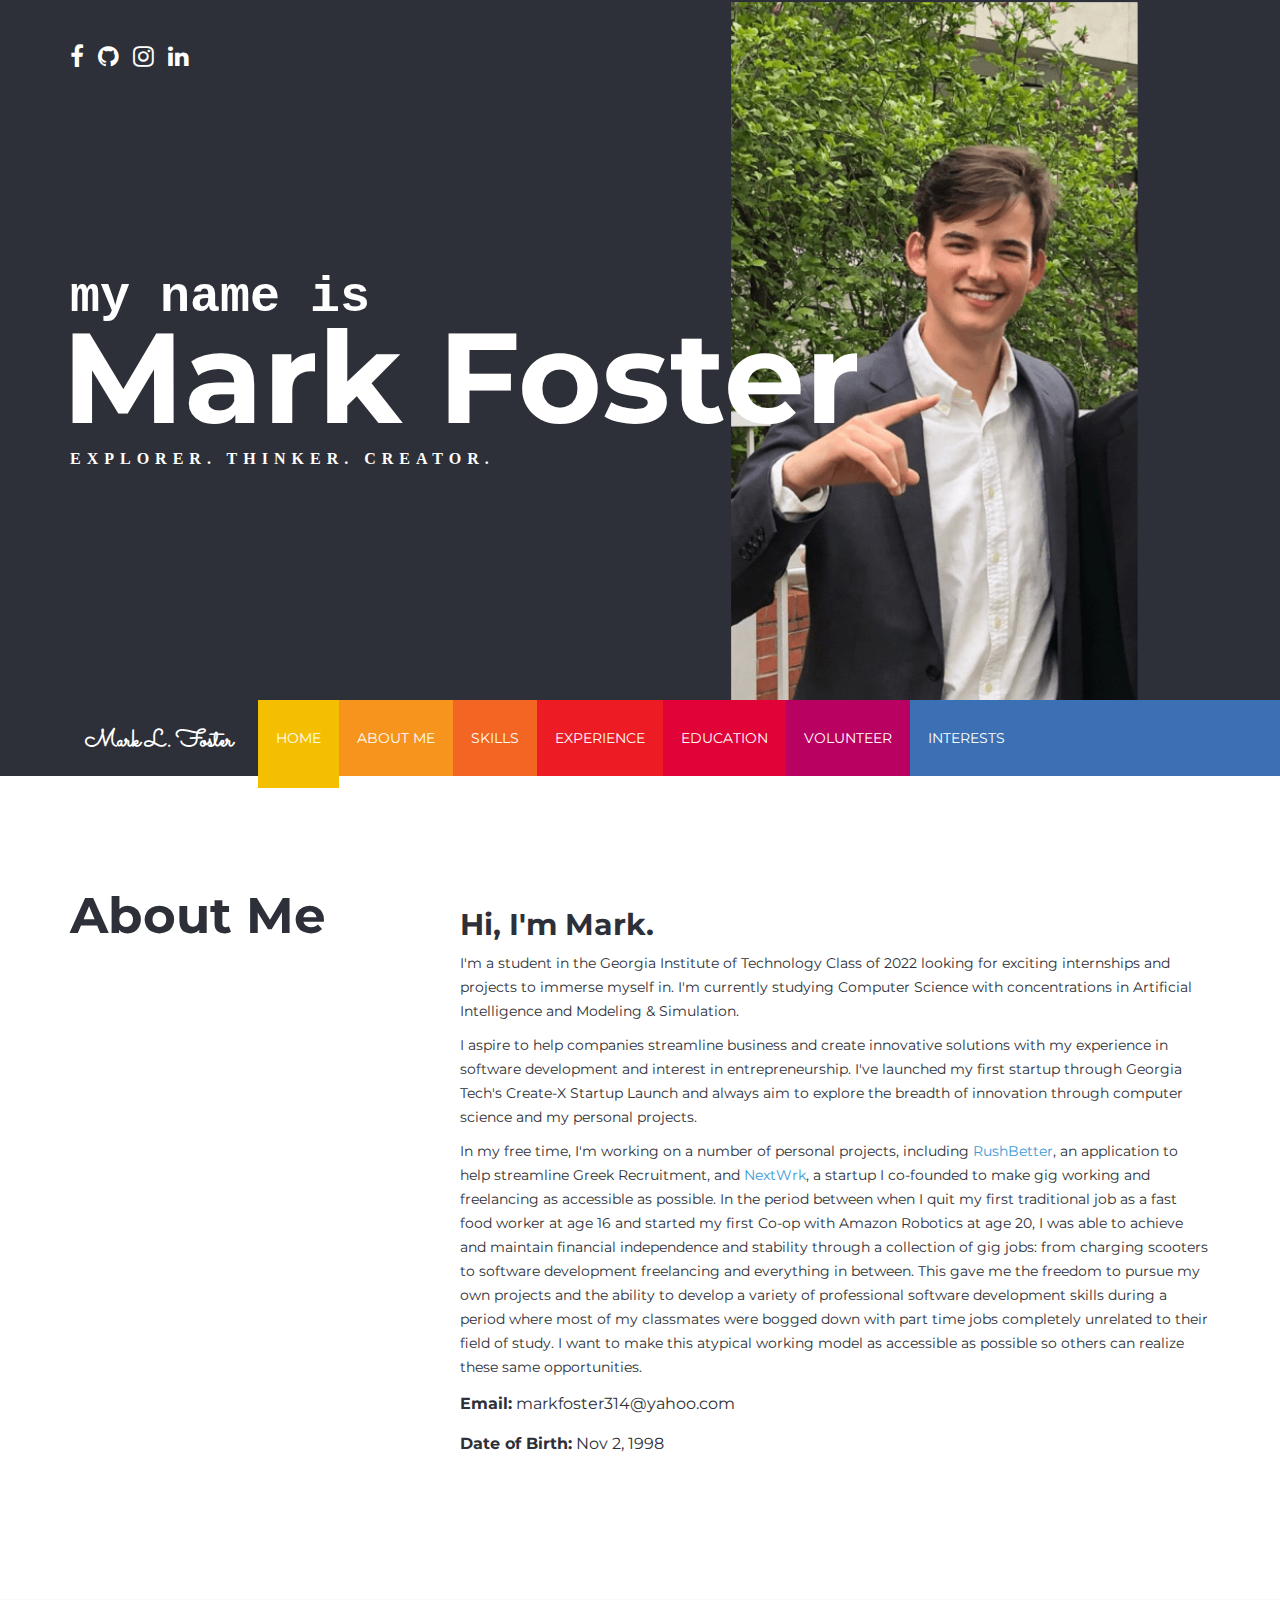
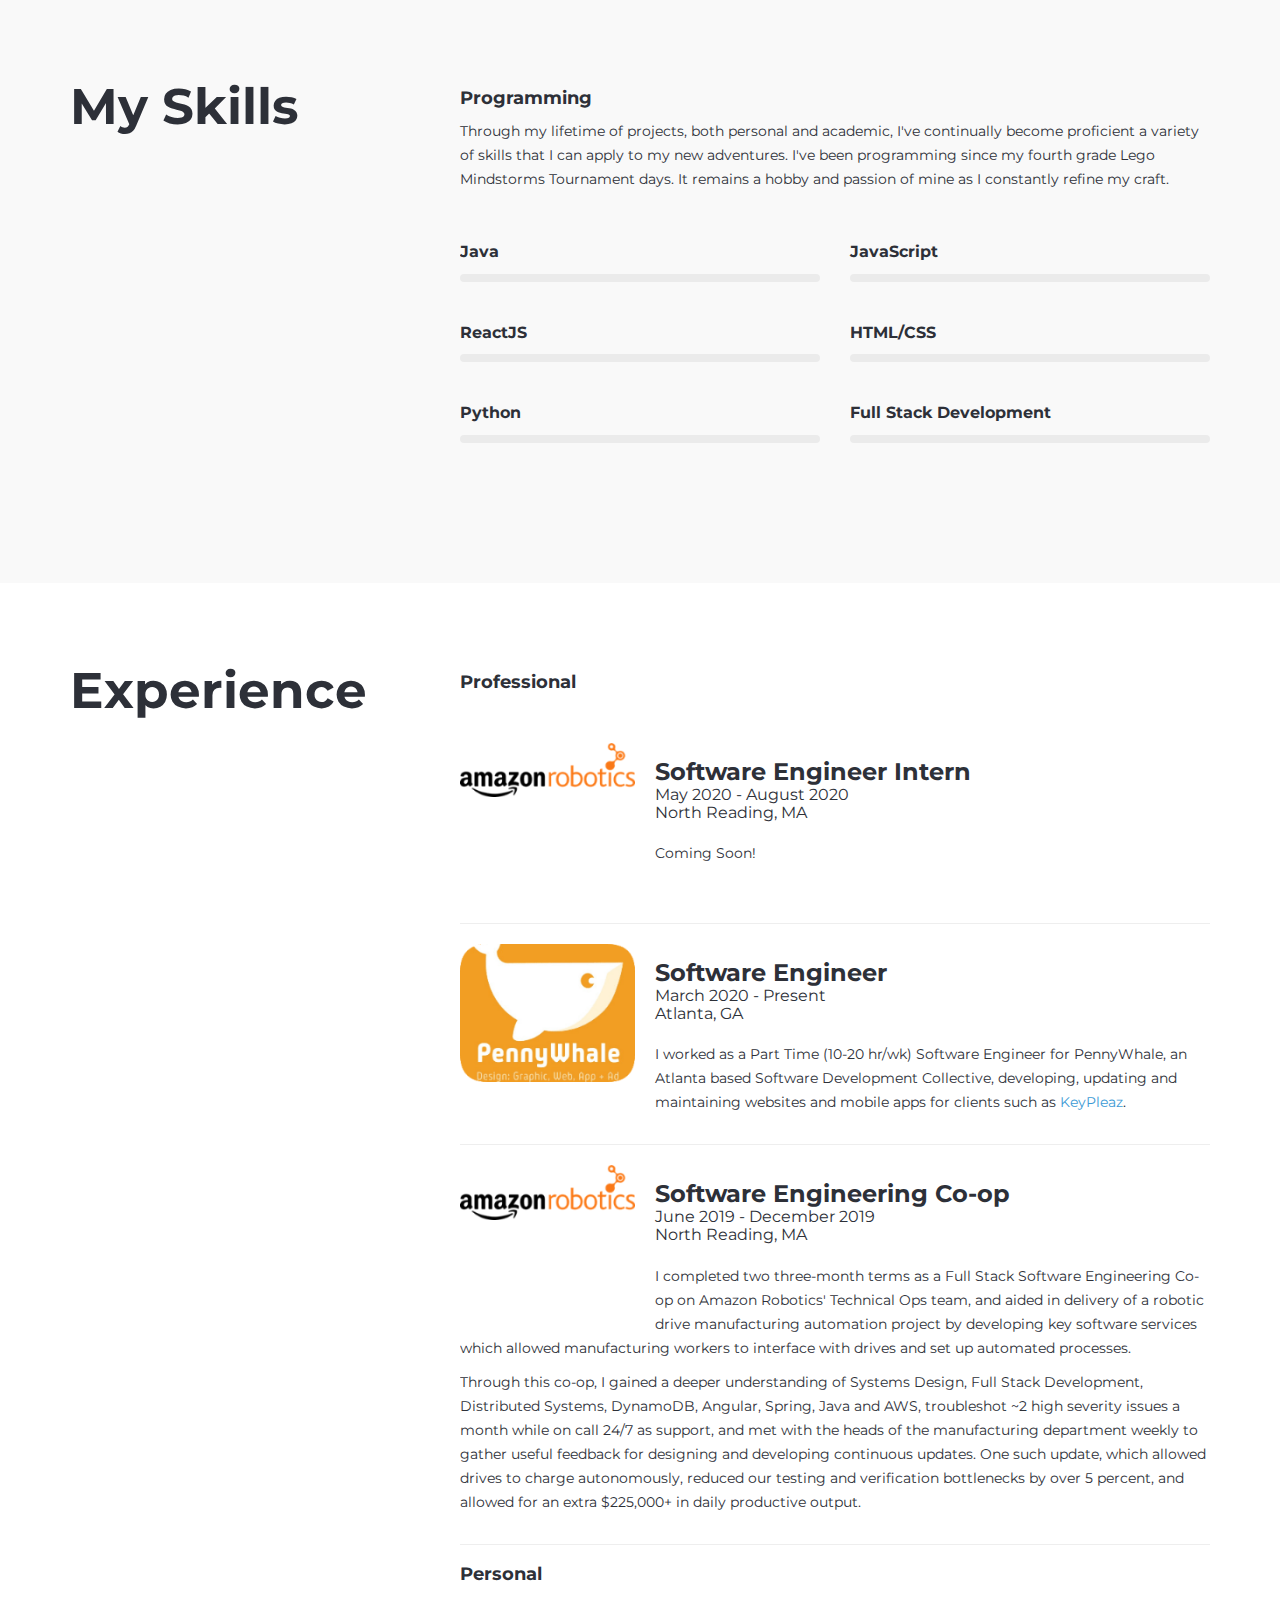
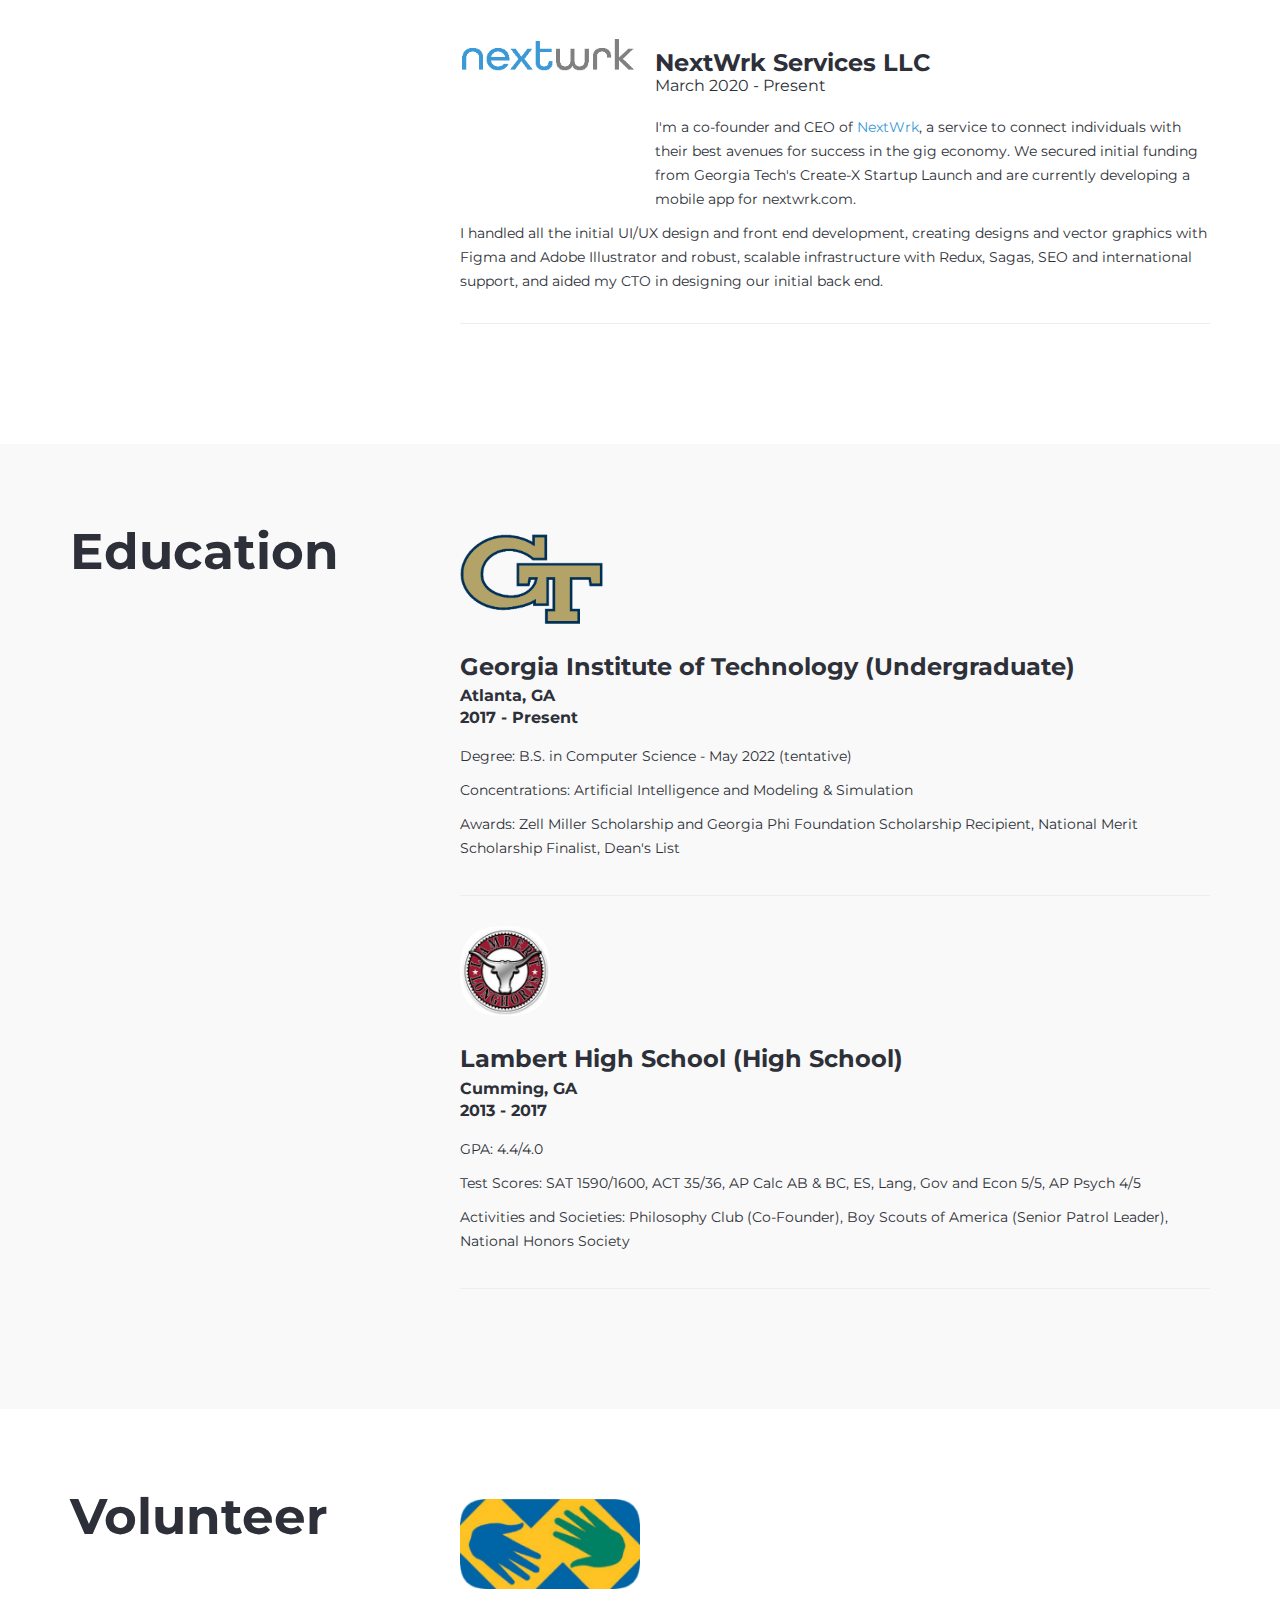
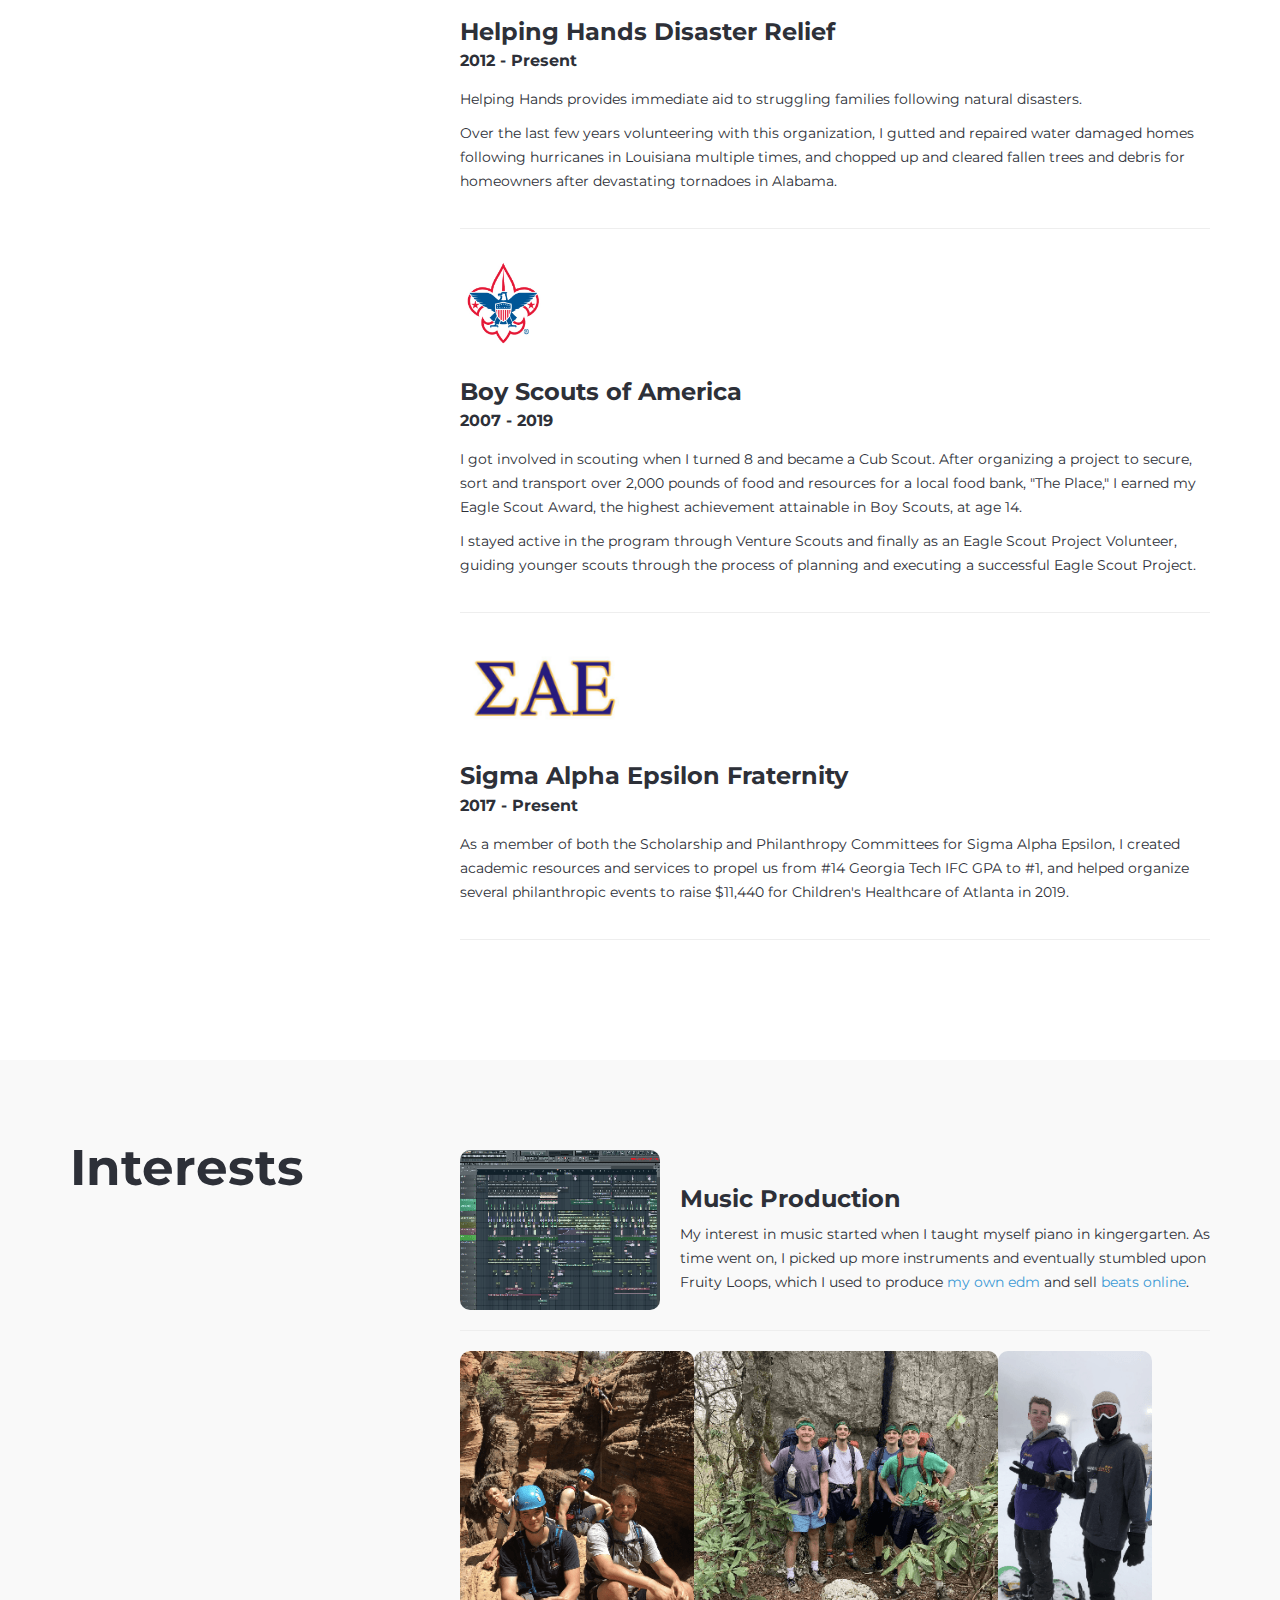
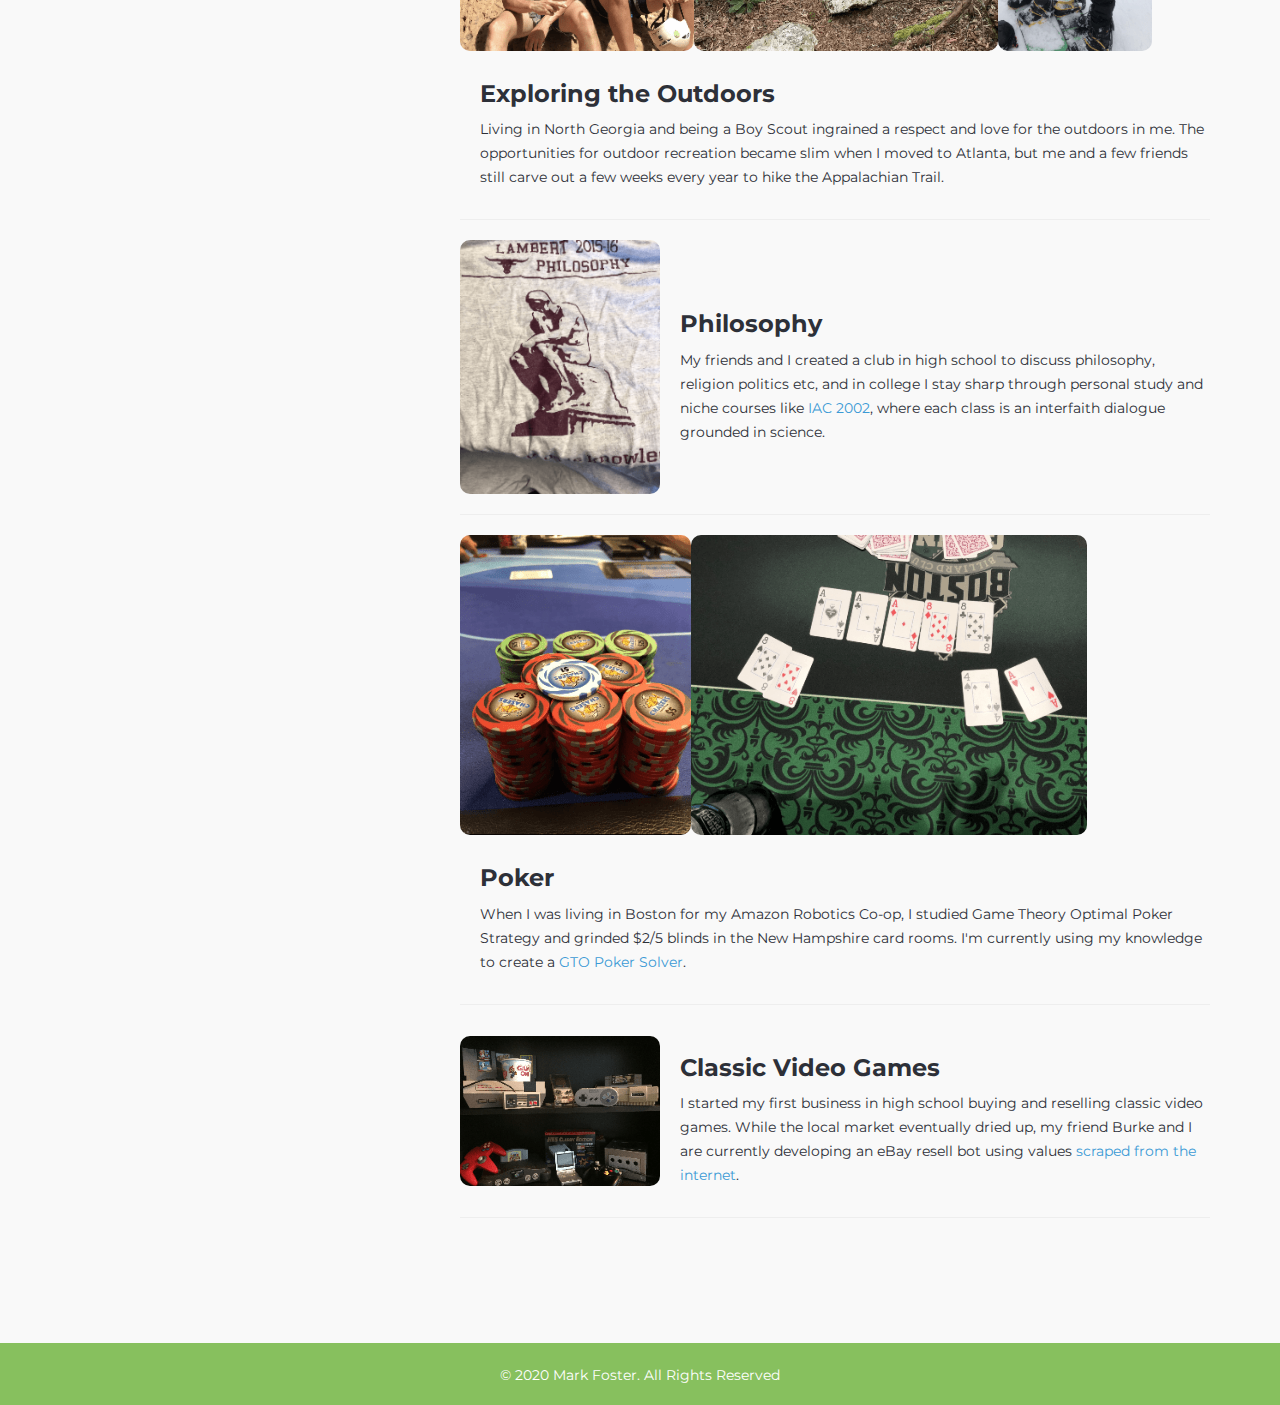
<file: index.html>
<!DOCTYPE html>
<html lang="en">
    <head>
        <meta charset="utf-8">
        <meta http-equiv="X-UA-Compatible" content="IE=edge">
        <meta name="viewport" content="width=device-width, initial-scale=1">
        <meta name="author" content="Theme Region">
        <meta name="description" content="">

        <title>Mark L. Foster</title>
        
        <!-- CSS -->
        <link rel="stylesheet" href="css/bootstrap.min.css">
        <link rel="stylesheet" href="css/font-awesome.min.css">       
        <link rel="stylesheet" href="css/magnific-popup.css">       
        <link rel="stylesheet" href="css/animate.css">       
        <link rel="stylesheet" href="css/main.css"> 
        <link rel="stylesheet" href="css/responsive.css"> 

        <!-- Fonts -->
        <link href="https://fonts.googleapis.com/css?family=Montserrat:400,700|Sacramento" rel="stylesheet">
        
        <!-- icons -->
        <link rel="icon" href="images/ico/favicon.ico"> 
        <link rel="apple-touch-icon-precomposed" sizes="144x144" href="../images/ico/apple-touch-icon-144-precomposed.png">
        <link rel="apple-touch-icon-precomposed" sizes="114x114" href="../images/ico/apple-touch-icon-114-precomposed.png">
        <link rel="apple-touch-icon-precomposed" sizes="72x72" href="../images/ico/apple-touch-icon-72-precomposed.png">
        <link rel="apple-touch-icon-precomposed" sizes="57x57" href="../images/ico/apple-touch-icon-57-precomposed.png">    

        <!-- HTML5 shim and Respond.js for IE8 support of HTML5 elements and media queries -->
        <!-- WARNING: Respond.js doesn't work if you view the page via file:// -->
        <!--[if lt IE 9]>
          <script src="https://oss.maxcdn.com/html5shiv/3.7.2/html5shiv.min.js"></script>
          <script src="https://oss.maxcdn.com/respond/1.4.2/respond.min.js"></script>
        <![endif]-->

        <!-- Global site tag (gtag.js) - Google Analytics -->
<script async src="https://www.googletagmanager.com/gtag/js?id=UA-119113204-1"></script>
<script>
  window.dataLayer = window.dataLayer || [];
  function gtag(){dataLayer.push(arguments);}
  gtag('js', new Date());

  gtag('config', 'UA-119113204-1');
</script>

    
    </head>
    <body>
        <div class="main-wrapper home-two">
            <div id="home-banner" style="background-color: #2d3038;">
                <div class="container">
                    <div class="row">
                        <div class="col-sm-9">
                            <div class="banner-content">
                                <div class="home-social">
                                    <ul class="list-inline">
                                        <li><a style="font-size: 24px;color: white;" href="https://www.facebook.com/markfoster314"><i class="fa fa-facebook" aria-hidden="true"></i></a></li>
                                        <li><a style="font-size: 24px;color: white;" href="https://github.com/markfoster314"><i class="fa fa-github" aria-hidden="true"></i></a></li>
                                        <li><a style="font-size: 24px;color: white;" href="https://www.instagram.com/markfoster314/"><i class="fa fa-instagram" aria-hidden="true"></i></a></li>
                                        <li><a style="font-size: 24px;color: white;" href="https://www.linkedin.com/in/markfoster314/"><i class="fa fa-linkedin" aria-hidden="true"></i></a></li>
                                    </ul>                                    
                                </div>
                                <div class="banner-info">
                                    <h1 style="color: white;">my name is</h1>
                                    <h2 style="color: white;">Mark Foster</h2>
                                    <h3 style="color: white;">explorer. thinker. creator.</h3>
                                </div>
                            </div>
                        </div>
                    </div><!-- row -->
                </div><!-- container -->
            </div><!-- home-banner --> 

            <div class="container">
                <div id="navigation" class="menu-two">
                    <div class="navbar">
                        <div class="navbar-header">
                            <button type="button" class="navbar-toggle collapsed" data-toggle="collapse" data-target=".navbar-collapse">
                                <span class="sr-only">Toggle navigation</span>
                                <span class="icon-bar"></span>
                                <span class="icon-bar"></span>
                                <span class="icon-bar"></span>
                            </button> 
                             <div class="navbar-brand logo">
                                <a href="index.html">
                                    <h3 class="topName">Mark L. Foster</h3>
                                </a> 
                            </div> 
                        </div>    
                        <div class="collapse navbar-collapse">
                            <nav id="mainmenu">
                                <ul class="nav navbar-nav"> 
                                    <li class=" scroll current"><a href="#home-banner">Home</a></li>
                                    <li class="scroll"><a href="#about">About Me</a></li>
                                     <li class="scroll"><a href="#skill">Skills</a></li>
                                     <li class="scroll"><a href="#exprience">Experience</a></li>
                                     <li class="scroll"><a href="#education">Education</a></li>
                                     <li class="scroll"><a href="#volunteer">Volunteer</a></li>
                                     <li class="scroll"><a href="#interests">Interests</a></li>   
                                </ul>
                            </nav>
                        </div>  
                    </div><!-- navbar -->                                
                </div><!-- navigation -->                     
            </div><!-- container -->          

            <div id="about" class="about-section section-padding">
                <div class="container">
                    <div class="row">
                        <div class="col-sm-4">
                            <div class="section-title">
                                <h1>About Me  </h1>
                            </div>                            
                        </div>
                        <div class="col-sm-8">
                            <div class="about-info">
                                <h2> Hi, I'm Mark.</h2>
<p>
    I'm a student in the Georgia Institute of Technology Class of 2022 looking for exciting internships and projects to immerse myself in. 
    I'm currently studying Computer Science with concentrations in Artificial Intelligence and Modeling & Simulation. 
</p><p>
I aspire to help companies streamline business and create innovative solutions with my experience in software development and interest in entrepreneurship. 
I've launched my first startup through Georgia Tech's Create-X Startup Launch and always aim to explore the breadth of innovation through computer 
science and my personal projects.
</p><p>
In my free time, I'm working on a number of personal projects, including <a style="color: #3b9ad5;" href="https://github.com/markfoster314/Rushbetter">RushBetter</a>, an application to help streamline Greek Recruitment, and 
<a style="color: #3b9ad5;" href="https://nextwrk.com">NextWrk</a>, a startup I
 co-founded to make gig working and freelancing as accessible as possible. In the period between when I quit 
 my first traditional job as a fast food worker at age 16 and started my first Co-op with Amazon Robotics at age 20, I was able to achieve and maintain financial independence and 
 stability through a collection of gig jobs: from charging scooters to software development freelancing and everything in between. 
 This gave me the freedom to pursue my own projects and the ability to develop a variety of professional software development skills 
 during a period where most of my classmates were bogged down with part time jobs completely unrelated to their field of study. I want to make this atypical working model 
 as accessible as possible so others can realize these same opportunities.
</p>                               
                            </div>
                            <address>
                                <p><span>Email:</span> markfoster314@yahoo.com</p>
                                <p><span>Date of Birth:</span> Nov 2, 1998</p>
                            </address>
                        </div>
                    </div><!-- row -->
                </div><!-- container -->
            </div><!-- about section -->

            <div id="skill" class="skill-section bg-color section-padding">
                <div class="container">
                    <div class="row">
                        <div class="col-sm-4">
                            <div class="section-title">
                                <h1>My Skills</h1>
                            </div>                            
                        </div>
                        <div class="col-sm-8">
                            <div class="section-content">
                                <div class="text-info">
                                    <h4>Programming</h4>
                                    <p>Through my lifetime of projects, both personal and academic, I've continually become proficient a variety of 
                                        skills that I can apply to my new adventures. I've been programming since my fourth grade
                                        Lego Mindstorms Tournament days. It remains a hobby and passion of mine as I constantly refine my craft.</p>
                                </div>
                                <div class="progress-content">
                                    <div class="rating-bar bar-left">
                                        <label>Java</label>
                                        <div class="skill-progress">
                                            <div class="progress">
                                                <div class="progress-bar" role="progressbar" aria-valuenow="90" aria-valuemin="0" aria-valuemax="100" >
                                                </div>
                                            </div>
                                        </div>
                                        <label>ReactJS</label>
                                        <div class="skill-progress">
                                            <div class="progress">
                                                <div class="progress-bar bar1" role="progressbar" aria-valuenow="80" aria-valuemin="0" aria-valuemax="100" >
                                                </div>
                                            </div>
                                        </div>
                                        <label>Python</label>
                                        <div class="skill-progress">
                                            <div class="progress">
                                                <div class="progress-bar bar2" role="progressbar" aria-valuenow="60" aria-valuemin="0" aria-valuemax="100" >
                                                </div>
                                            </div>
                                        </div>
                                    </div>                                

                                    <div class="skill rating-bar bar-right">
                                        <label>JavaScript</label>
                                        <div class="skill-progress">
                                            <div class="progress">
                                                <div class="progress-bar bar3" role="progressbar" aria-valuenow="80" aria-valuemin="0" aria-valuemax="100" >
                                                </div>
                                            </div>
                                        </div>
                                        <label>HTML/CSS</label>
                                        <div class="skill-progress">
                                            <div class="progress">
                                                <div class="progress-bar bar4" role="progressbar" aria-valuenow="80" aria-valuemin="0" aria-valuemax="100" >
                                                </div>
                                            </div>
                                        </div>
                                        <label>Full Stack Development</label>
                                        <div class="skill-progress">
                                            <div class="progress">
                                                <div class="progress-bar bar5" role="progressbar" aria-valuenow="70" aria-valuemin="0" aria-valuemax="100" >
                                                </div>
                                            </div>
                                        </div>
                                    </div> 
                                </div>                               
                            </div>                                             
                        </div>
                    </div><!-- row -->
                </div><!-- container -->
            </div><!-- skill section -->

            <div id="exprience" class="exprience-section section-padding">
                <div class="container">
                    <div class="row">
                        <div class="col-sm-4">
                            <div class="section-title">
                                <h1>Experience</h1>
                            </div>                            
                        </div>
                        <div class="col-sm-8">
                            <div class="text-info">
                                <h4>Professional</h4>
                            </div>
                            <div class="exprience">
                                    <div class="exprience-image">
                                        <img class="img-responsive" src="images/exprience/ar.png" alt="Amazon Robotics">
                                    </div>
                                    <div class="exprience-info">
                                        <h3>Software Engineer Intern</h3>
                                        <h5>May 2020 - August 2020<br />North Reading, MA</h5>
                                        <p>Coming Soon!</p>
                                    </div>                            
                                </div>
                                <hr>
                            <div class="exprience">
                                <div class="exprience-image">
                                    <img class="img-responsive" src="images/exprience/pennywhale.png" alt="PennyWhale">
                                </div>
                                <div class="exprience-info">
                                    <h3>Software Engineer</h3>
                                    <h5>March 2020 - Present<br />Atlanta, GA</h5>
                                    <p> I worked as a Part Time (10-20 hr/wk) Software Engineer for PennyWhale, an Atlanta based Software Development Collective, developing, updating and maintaining websites and mobile apps for clients
                                        such as <a style="color: #3b9ad5;" href="https://www.facebook.com/KeyPleaz/">KeyPleaz</a>.</p>
                                </div>                            
                            </div>
                            <hr>
                            <div class="exprience">
                                <div class="exprience-image">
                                    <img class="img-responsive" src="images/exprience/ar.png" alt="Amazon Robotics";>
                                </div>
                                <div class="exprience-info">
                                    <h3>Software Engineering Co-op</h3>
                                    <h5>June 2019 - December 2019<br />North Reading, MA</h5>
                                    <p> I completed two three-month terms as a Full Stack Software Engineering Co-op on Amazon Robotics' Technical Ops team, and aided in delivery of a robotic drive manufacturing automation 
                                        project by developing key software services which allowed manufacturing workers to interface with drives and set up automated processes.</p>
                                        <p>Through this co-op, 
                                        I gained a deeper understanding of Systems Design, Full Stack Development, Distributed Systems, DynamoDB, Angular, Spring, Java and AWS, troubleshot
                                        ~2 high severity issues a month while on call 24/7 as support, and met with the heads of the manufacturing department weekly to gather useful feedback for designing and developing continuous
                                        updates. One such update, which allowed drives to charge autonomously, reduced our testing and verification bottlenecks by over 5 percent, and allowed for an extra
                                        $225,000+ in daily productive output.
                                        </p>
                                </div>                            
                            </div>
                            <hr>
                            <div class="text-info">
                                <h4>Personal</h4>
                            </div>
                            <div class="exprience">
                                <div class="exprience-image">
                                    <img class="img-responsive" src="images/exprience/nextwork.png" alt="NextWrk">
                                </div>
                                <div class="exprience-info">
                                    <h3>NextWrk Services LLC</h3>
                                    <h5>March 2020 - Present</h5>
                                    <p>I'm a co-founder and CEO of <a style="color: #3b9ad5;" href="https://nextwrk.com">NextWrk</a>, a service to connect individuals with their best avenues for success in the gig economy. We secured initial funding from 
                                        Georgia Tech's Create-X Startup Launch and are currently developing a mobile app for nextwrk.com.</p> <p>I handled all the initial UI/UX design and front end development,
                                        creating designs and vector graphics with Figma and Adobe Illustrator and robust, scalable infrastructure with Redux, Sagas, SEO and international support, 
                                        and aided my CTO in designing our initial back end.
                                    </p>
                                </div>                             
                            </div>
                            <hr>
                            
                        </div>
                    </div><!-- row -->
                </div><!-- container -->
            </div><!-- exprience section -->

            <div id="education" class="education-section bg-color section-padding">
                <div class="container">
                    <div class="row">
                        <div class="col-sm-4">
                            <div class="section-title">
                                <h1>Education</h1>
                            </div>                           
                        </div>
                        <div class="col-sm-8">
                            <div class="section-content">
                                <div class="education-info">
                                    <img class="img-responsive school" src="images/education/gt.png" alt="Georgia Tech">
                                    <h3>Georgia Institute of Technology (Undergraduate)</h3>
                                    <h5>Atlanta, GA</h5>
                                    <h6>2017 - Present</h6>
                                    <p>Degree: B.S. in Computer Science - May 2022 (tentative)</p>
                                    <p>Concentrations: Artificial Intelligence and Modeling & Simulation</p>
                                    <p>Awards: Zell Miller Scholarship and Georgia Phi Foundation Scholarship Recipient, National Merit Scholarship Finalist, Dean's List</p>
                                </div>
                                <hr>
                                <div class="education-info">
                                    <img class="img-responsive school" src="images/education/lambert.png" alt="Lambert">
                                    <h3>Lambert High School (High School)</h3>
                                    <h5>Cumming, GA</h5>
                                    <h6>2013 - 2017</h6>
                                    <p>GPA: 4.4/4.0</p>
                                    <p>Test Scores: SAT 1590/1600, ACT 35/36, AP Calc AB & BC, ES, Lang, Gov and Econ 5/5, AP Psych 4/5</p>
                                    <p>Activities and Societies: Philosophy Club (Co-Founder), Boy Scouts of America (Senior Patrol Leader), National Honors Society</p>
                                </div>
                                <hr>
                            </div>
                        </div>
                    </div><!-- row -->
                </div><!-- container -->
            </div><!-- education section -->

            <div id="volunteer" class="education-section section-padding">
                <div class="container">
                    <div class="row">
                        <div class="col-sm-4">
                            <div class="section-title">
                                <h1>Volunteer</h1>
                            </div>                           
                        </div>
                        <div class="col-sm-8">
                            <div class="section-content">
                                <div class="education-info">
                                    <img class="img-responsive school" src="images/exprience/hh.png" alt="Helping Hands">
                                    <h3>Helping Hands Disaster Relief</h3>
                                    <h6>2012 - Present</h6>
                                    <p>Helping Hands provides immediate aid to struggling families following natural disasters.</p><p>
                                        Over the last few years volunteering with this organization, I gutted and repaired water damaged homes following hurricanes in Louisiana multiple times, 
                                        and chopped up and cleared fallen trees and debris for homeowners after devastating tornadoes in Alabama.
                                    </p>
                                </div>
                                <hr>
                                <div class="education-info">
                                    <img class="img-responsive school" src="images/exprience/bsa.png" alt="Boy Scouts of America">
                                    <h3>Boy Scouts of America</h3>
                                    <h6>2007 - 2019</h6>
                                    <p>I got involved in scouting when I turned 8 and became a Cub Scout. After organizing a project to secure, sort and transport over 2,000 
                                        pounds of food and resources for a local food bank, "The Place," I earned my Eagle Scout Award, the highest achievement attainable in Boy Scouts, at age 14.</p> 
                                        <p>I stayed active
                                        in the program through Venture Scouts and finally as an Eagle Scout Project Volunteer, guiding younger scouts through the process
                                        of planning and executing a successful Eagle Scout Project.
                                    </p>
                                </div>
                                <hr>
                                <div class="education-info">
                                    <img class="img-responsive school" src="images/exprience/sae.png" alt="SAE">
                                    <h3>Sigma Alpha Epsilon Fraternity</h3>
                                    <h6>2017 - Present</h6>
                                    <p>As a member of both the Scholarship and Philanthropy Committees for Sigma Alpha Epsilon, I created academic resources and services to propel us 
                                        from #14 Georgia Tech IFC GPA to #1, and helped organize several philanthropic events to raise $11,440 for Children's 
                                        Healthcare of Atlanta in 2019.
                                    </p>
                                </div>
                                <hr>
                            </div>
                        </div>
                    </div><!-- row -->
                </div><!-- container -->
            </div>

            <div id="interests" class="education-section bg-color section-padding">
                <div class="container">
                    <div class="row">
                        <div class="col-sm-4">
                            <div class="section-title">
                                <h1>Interests</h1>
                            </div>                           
                        </div>
                        <div class="col-sm-8">
                            <div class="section-content">
                                <div class="education-info">
                                    <table>
                                        <tbody>
                                            <tr>
                                                <td style="width: 200px;max-width: 25vw;">
                                                    <img class="img-responsive school" src="images/interests/fruityloops.png" style="max-width: 25vw;height: auto;width: 200px;border-radius: 10px;" alt="Fruity Loops">
                                                </td>
                                                <td>
                                                    <div style="padding-left: 20px;">
                                                    <h3>Music Production</h3>
                                                    <p>My interest in music started when I taught myself piano in kingergarten. As time went on, I picked up more instruments and eventually stumbled upon Fruity Loops,
                                                        which I used to produce <a style="color: #3b9ad5;" href="https://www.youtube.com/watch?v=tQ-OcQWinO4">my own edm</a> and sell
                                                         <a style="color: #3b9ad5;" href="https://www.youtube.com/watch?v=OyVb2EIJEis">beats online</a>.
                                                    </p>
                                                </div>
                                                </td>
                                            </tr>
                                        </tbody>
                                    </table>
                                    <hr>
                                    <table>
                                        <tbody>
                                            <tr>
                                                <td valign="bottom">
                                                    <img class="img-responsive school" src="images/interests/explore.png" style="vertical-align: bottom;max-height: 300px;height: auto;width: auto;border-radius: 10px;" alt="Rock Climbing">
                                                </td>
                                                <td valign="bottom">
                                                    <img class="img-responsive school" src="images/interests/hiking.png" style="vertical-align: bottom;max-height: 300px;height: auto;width: auto;border-radius: 10px;" alt="Hiking">
                                                </td>
                                                <td valign="bottom">
                                                    <img class="img-responsive school" src="images/interests/snowboard.png" style="vertical-align: bottom;max-height: 300px;height: auto;width: auto;border-radius: 10px;" alt="Hiking">
                                                </td>
                                            </tr>
                                        </tbody>
                                    </table>
                                    <table>
                                        <tbody>
                                            <tr>
                                                <td>
                                                    <div style="padding-left: 20px;">
                                                        <h3>Exploring the Outdoors</h3>
                                                        <p>Living in North Georgia and being a Boy Scout ingrained a respect and love for the outdoors in me. The opportunities for outdoor recreation became slim when I moved to Atlanta, but me and a few friends still carve out a few
                                                            weeks every year to hike the Appalachian Trail.
                                                        </p>
                                                    </div>
                                                </td>
                                            </tr>
                                        </tbody>
                                    </table>
                                    <hr>
                                    <table>
                                        <tbody>
                                            <tr>
                                                <td style="width: 200px;max-width: 25vw;">
                                                    <img class="img-responsive school" src="images/interests/philosophy.png" style="height: auto;width: 200px;max-width: 25vw;border-radius: 10px;" alt="Philosophy">
                                                </td>
                                                <td>
                                                    <div style="padding-left: 20px;">
                                                    <h3>Philosophy</h3>
                                                    <p>My friends and I created a club in high school to discuss philosophy, religion politics etc, and in college I stay sharp through 
                                                        personal study and niche courses like <a style="color: #3b9ad5;" href="http://honorsprogram.gatech.edu/content/iac-2002-science-engineering-religion">IAC 2002</a>,
                                                         where each class is an interfaith dialogue grounded in science.
                                                    </p>
                                                </div>
                                                </td>
                                            </tr>
                                        </tbody>
                                    </table>
                                    <hr>
                                    <table>
                                        <tbody>
                                            <tr>
                                                <td valign="bottom">
                                                    <img class="img-responsive school" src="images/interests/poker.png" style="vertical-align: bottom;max-height: 300px;height: auto;width: auto;border-radius: 10px;" alt="Poker">
                                                </td>
                                                <td valign="bottom">
                                                    <img class="img-responsive school" src="images/interests/badbeat.png" style="vertical-align: bottom;max-height: 300px;height: auto;width: auto;border-radius: 10px;" alt="Bad Beat">
                                                </td>
                                            </tr>
                                        </tbody>
                                    </table>
                                    <table>
                                        <tbody>
                                            <tr>
                                                    <div style="padding-left: 20px;">
                                                    <h3>Poker</h3>
                                                    <p>When I was living in Boston for my Amazon Robotics Co-op, I studied Game Theory Optimal Poker Strategy and grinded $2/5 blinds in the New Hampshire card rooms.
                                                        I'm currently using my knowledge to create a <a href="https://github.com/markfoster314/Pkrcrnchr" style="color: #3b9ad5;">GTO Poker Solver</a>.
                                                    </p>
                                                </div>
                                                </td>
                                            </tr>
                                        </tbody>
                                    </table>
                                    <hr>
                                    <table>
                                        <tbody>
                                            <tr>
                                                <td style="width: 200px;max-width: 25vw;">
                                                    <img class="img-responsive school" src="images/interests/nintendo.png" style="height: auto;width: 200px;max-width: 25vw;border-radius: 10px;" alt="Nintendo">
                                                </td>
                                                <td>
                                                    <div style="padding-left: 20px;">
                                                    <h3>Classic Video Games</h3>
                                                    <p>I started my first business in high school buying and reselling classic video games. While the local market eventually dried up, my friend Burke and I are currently developing an eBay resell bot using 
                                                        values <a href="https://github.com/markfoster314/Pricecharting-Scraper" style="color: #3b9ad5;">scraped from the internet</a>.
                                                    </p>
                                                </div>
                                                </td>
                                            </tr>
                                        </tbody>
                                    </table>
                                    <hr>
                                </div>
                            </div>
                        </div>
                    </div><!-- row -->
                </div><!-- container -->
            </div>
            
            <div id="footer">
                <div class="container text-center">
                    <div class="footer">
                        <p> &copy; 2020 <a href="#">Mark Foster.</a> All Rights Reserved</p>
                    </div>
                </div><!-- contaner -->
            </div><!-- footer -->
        </div><!-- main wrapper -->

        <!-- JS -->
        <script src="js/jquery.min.js"></script>
        <script src="js/bootstrap.min.js"></script> 
        <script src="js/waypoints.min.js"></script>
        <script src="js/counterup.min.js"></script>                 
        <script src="js/inview.min.js"></script>                 
        <script src="js/easypiechart.js"></script>                 
        <script src="js/magnific-popup.min.js"></script>                                     
        <script src="js/main.js"></script>            
    </body>
</html>
</file>
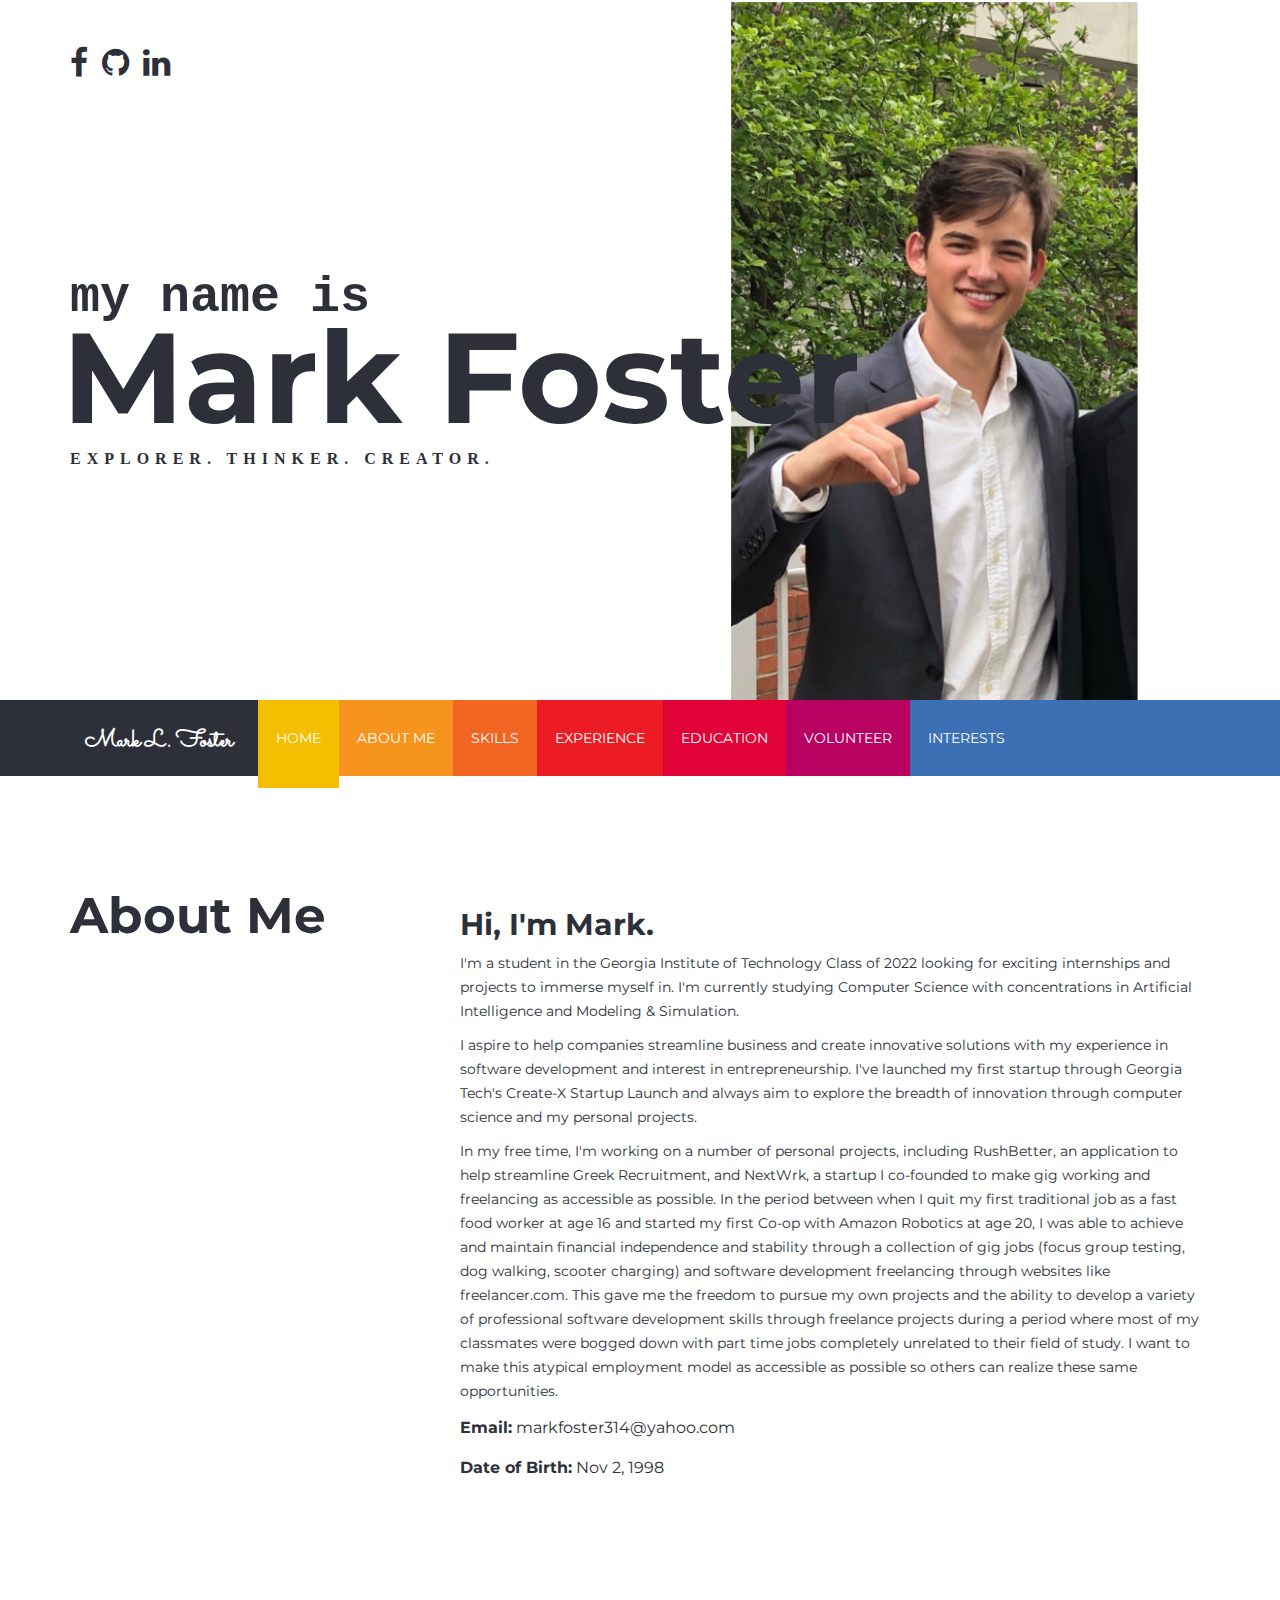
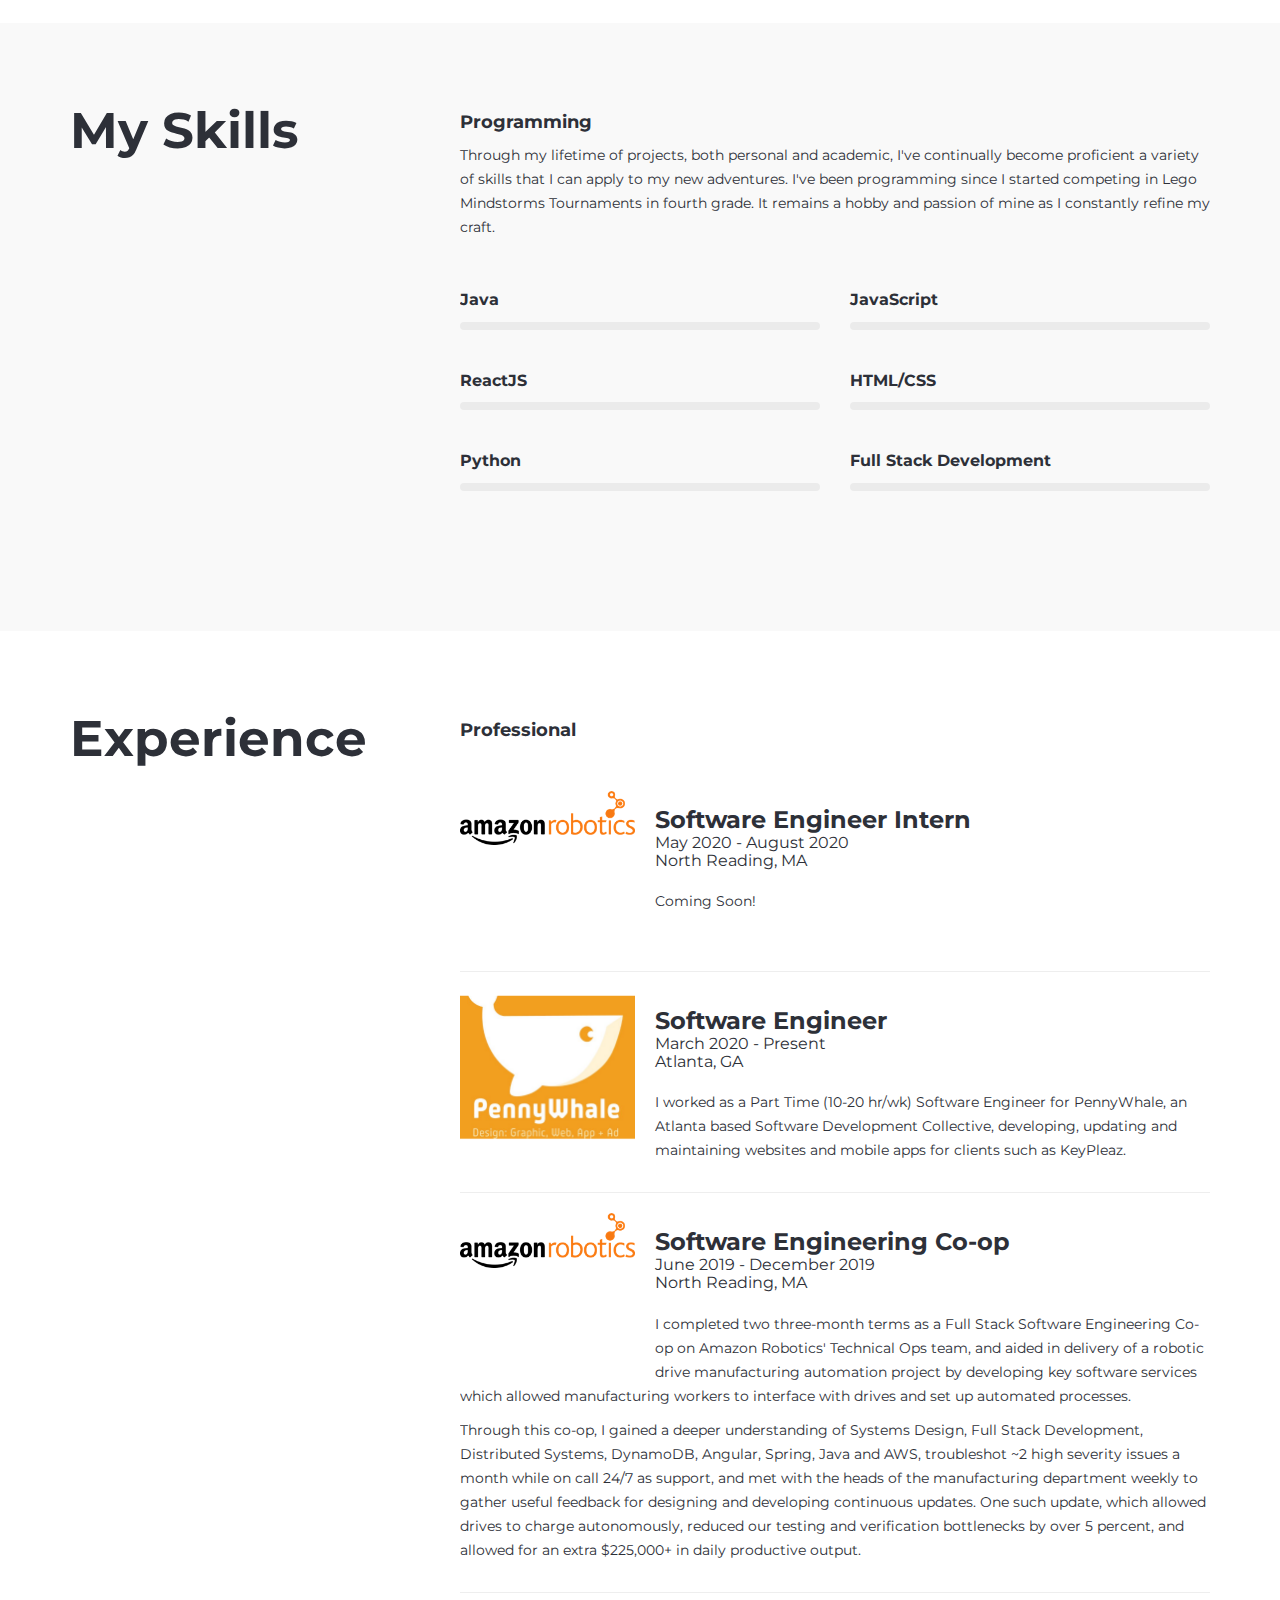
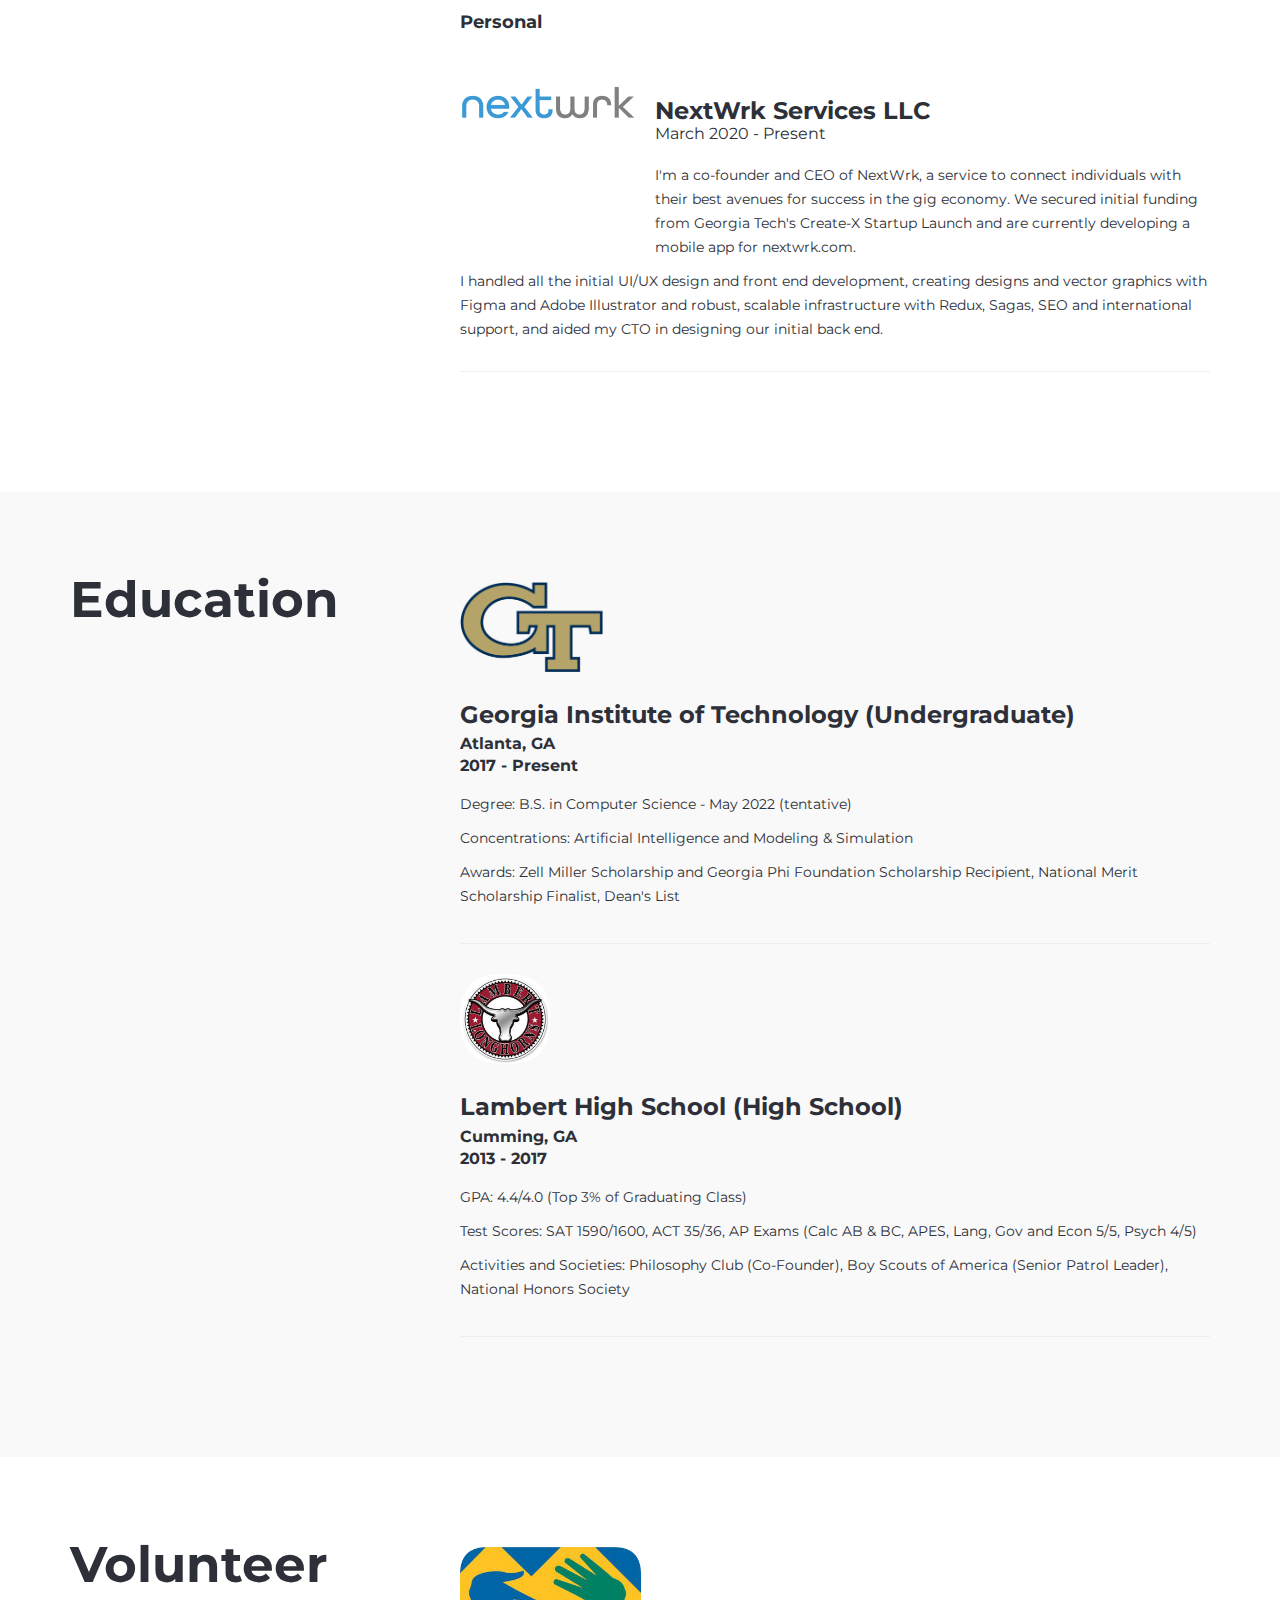
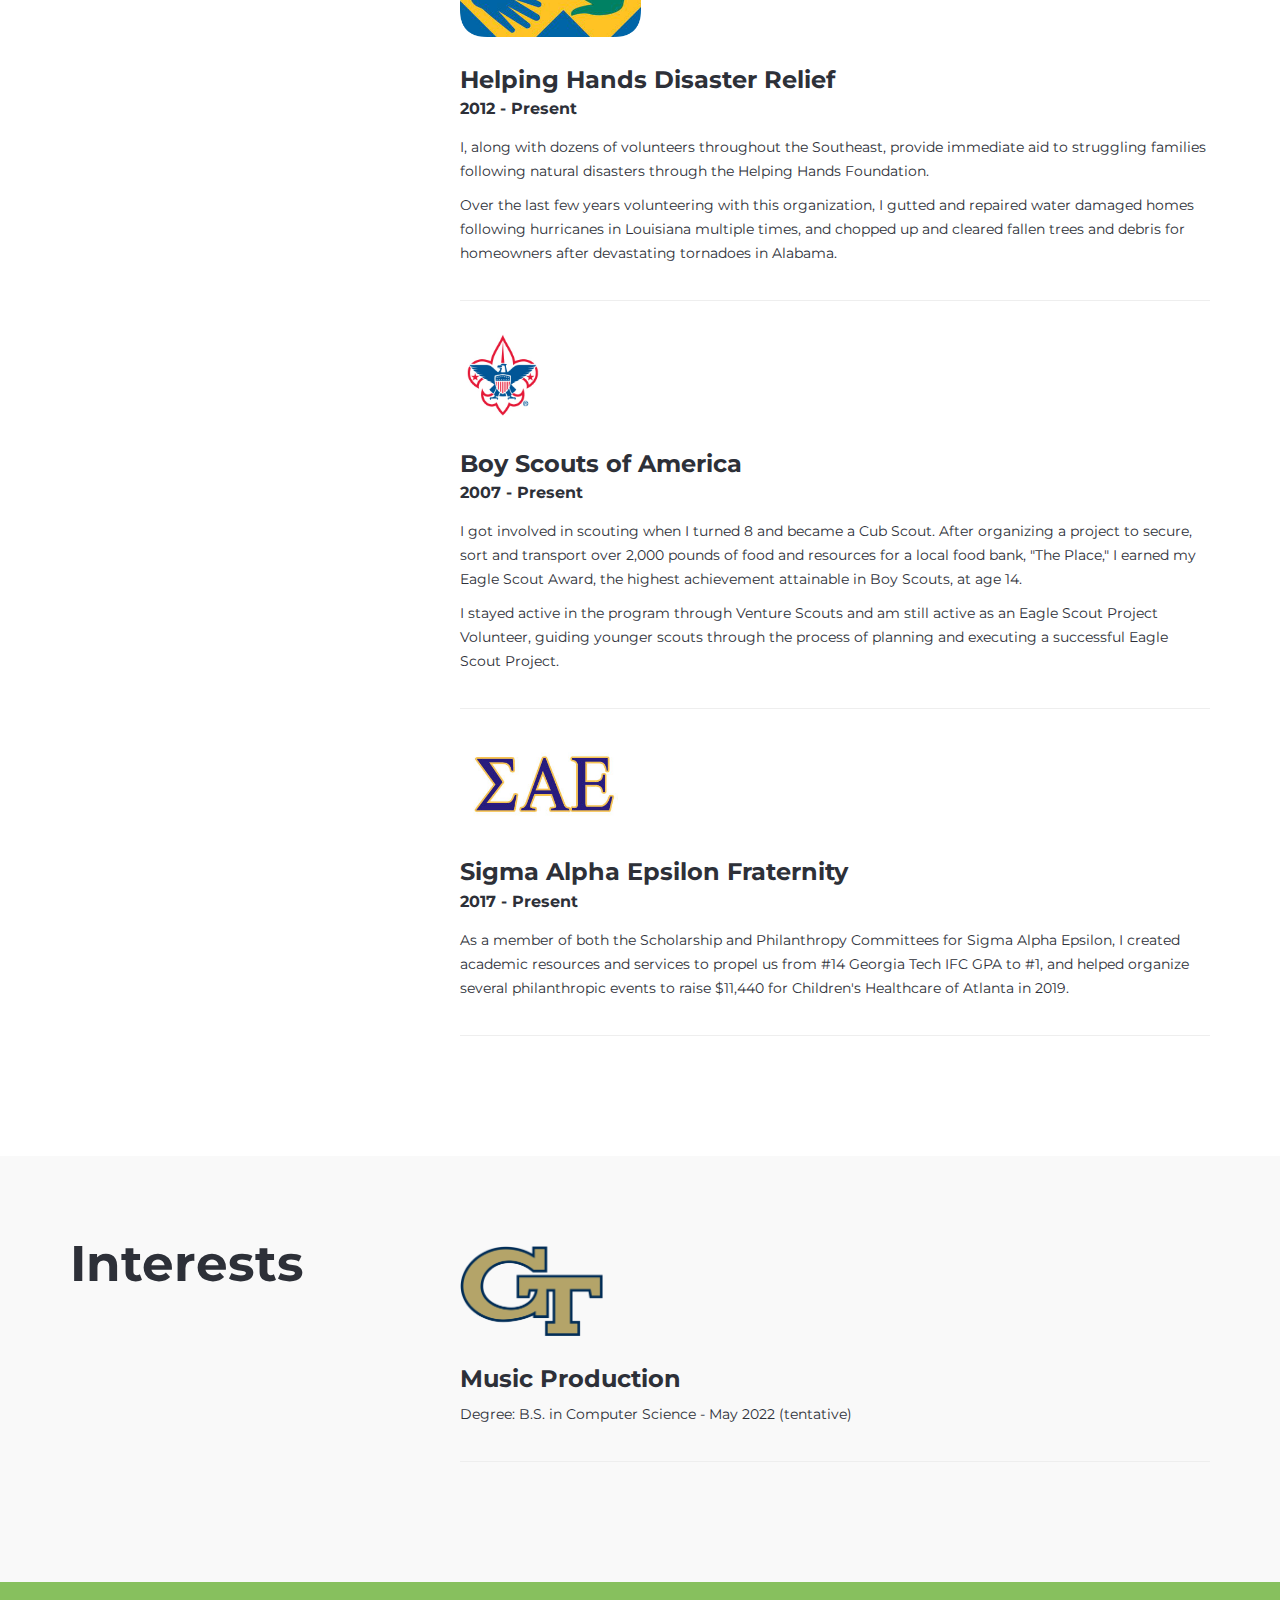
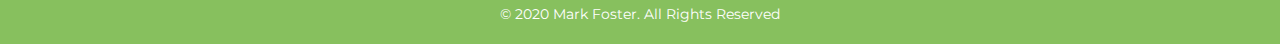
<file: personal/index.html>
<!DOCTYPE html>
<html lang="en">
    <head>
        <meta charset="utf-8">
        <meta http-equiv="X-UA-Compatible" content="IE=edge">
        <meta name="viewport" content="width=device-width, initial-scale=1">
        <meta name="author" content="Theme Region">
        <meta name="description" content="">

        <title>Mark L. Foster</title>
        
        <!-- CSS -->
        <link rel="stylesheet" href="css/bootstrap.min.css">
        <link rel="stylesheet" href="css/font-awesome.min.css">       
        <link rel="stylesheet" href="css/magnific-popup.css">       
        <link rel="stylesheet" href="css/animate.css">       
        <link rel="stylesheet" href="css/main.css"> 
        <link rel="stylesheet" href="css/responsive.css"> 

        <!-- Fonts -->
        <link href="https://fonts.googleapis.com/css?family=Montserrat:400,700|Sacramento" rel="stylesheet">
        
        <!-- icons -->
        <link rel="icon" href="images/ico/favicon.ico"> 
        <link rel="apple-touch-icon-precomposed" sizes="144x144" href="../images/ico/apple-touch-icon-144-precomposed.png">
        <link rel="apple-touch-icon-precomposed" sizes="114x114" href="../images/ico/apple-touch-icon-114-precomposed.png">
        <link rel="apple-touch-icon-precomposed" sizes="72x72" href="../images/ico/apple-touch-icon-72-precomposed.png">
        <link rel="apple-touch-icon-precomposed" sizes="57x57" href="../images/ico/apple-touch-icon-57-precomposed.png">    

        <!-- HTML5 shim and Respond.js for IE8 support of HTML5 elements and media queries -->
        <!-- WARNING: Respond.js doesn't work if you view the page via file:// -->
        <!--[if lt IE 9]>
          <script src="https://oss.maxcdn.com/html5shiv/3.7.2/html5shiv.min.js"></script>
          <script src="https://oss.maxcdn.com/respond/1.4.2/respond.min.js"></script>
        <![endif]-->

        <!-- Global site tag (gtag.js) - Google Analytics -->
<script async src="https://www.googletagmanager.com/gtag/js?id=UA-119113204-1"></script>
<script>
  window.dataLayer = window.dataLayer || [];
  function gtag(){dataLayer.push(arguments);}
  gtag('js', new Date());

  gtag('config', 'UA-119113204-1');
</script>

    
    </head>
    <body>
        <div class="main-wrapper home-two">
            <div id="home-banner">
                <div class="container">
                    <div class="row">
                        <div class="col-sm-9">
                            <div class="banner-content">
                                <div class="home-social">
                                    <ul class="list-inline">
                                        <li><a style="font-size: 32px;" href="https://www.facebook.com/markfoster314"><i class="fa fa-facebook" aria-hidden="true"></i></a></li>
                                        <li><a style="font-size: 32px;" href="https://github.com/markfoster314"><i class="fa fa-github" aria-hidden="true"></i></a></li>
                                        <li><a style="font-size: 32px;" href="https://www.linkedin.com/in/markfoster314/"><i class="fa fa-linkedin" aria-hidden="true"></i></a></li>
                                    </ul>                                    
                                </div>
                                <div class="banner-info">
                                    <h1>my name is</h1>
                                    <h2>Mark Foster</h2>
                                    <h3>explorer. thinker. creator.</h3>
                                </div>
                            </div>
                        </div>
                    </div><!-- row -->
                </div><!-- container -->
            </div><!-- home-banner --> 

            <div class="container">
                <div id="navigation" class="menu-two">
                    <div class="navbar">
                        <div class="navbar-header">
                            <button type="button" class="navbar-toggle collapsed" data-toggle="collapse" data-target=".navbar-collapse">
                                <span class="sr-only">Toggle navigation</span>
                                <span class="icon-bar"></span>
                                <span class="icon-bar"></span>
                                <span class="icon-bar"></span>
                            </button> 
                             <div class="navbar-brand logo">
                                <a href="index.html">
                                    <h3 class="topName">Mark L. Foster</h3>
                                    <!-- <img class="img-responsive" src="images/logo.png" alt="Image" > -->
                                </a> 
                            </div> 
                        </div>    
                        <div class="collapse navbar-collapse">
                            <nav id="mainmenu">
                                <ul class="nav navbar-nav"> 
                                    <li class=" scroll current"><a href="#home-banner">Home</a></li>
                                    <li class="scroll"><a href="#about">About Me</a></li>
                                     <li class="scroll"><a href="#skill">Skills</a></li>
                                     <li class="scroll"><a href="#exprience">Experience</a></li>
                                     <li class="scroll"><a href="#education">Education</a></li>
                                     <!-- <li class="scroll"><a href="#portfolio">Portfolio</a></li> -->
                                     <li class="scroll"><a href="#volunteer">Volunteer</a></li>
                                     <li class="scroll"><a href="#interests">Interests</a></li>   
                                </ul>
                            </nav>
                        </div>  
                    </div><!-- navbar -->                                
                </div><!-- navigation -->                     
            </div><!-- container -->          

            <div id="about" class="about-section section-padding">
                <div class="container">
                    <div class="row">
                        <div class="col-sm-4">
                            <div class="section-title">
                                <h1>About Me  </h1>
                            </div>                            
                        </div>
                        <div class="col-sm-8">
                            <div class="about-info">
                                <h2> Hi, I'm Mark.</h2>
<p>
    I'm a student in the Georgia Institute of Technology Class of 2022 looking for exciting internships and projects to immerse myself in. 
    I'm currently studying Computer Science with concentrations in Artificial Intelligence and Modeling & Simulation. 
</p><p>
I aspire to help companies streamline business and create innovative solutions with my experience in software development and interest in entrepreneurship. 
I've launched my first startup through Georgia Tech's Create-X Startup Launch and always aim to explore the breadth of innovation through computer 
science and my personal projects.
</p><p>
In my free time, I'm working on a number of personal projects, including RushBetter, an application to help streamline Greek Recruitment, and NextWrk, a startup I
 co-founded to make gig working and freelancing as accessible as possible. In the period between when I quit 
 my first traditional job as a fast food worker at age 16 and started my first Co-op with Amazon Robotics at age 20, I was able to achieve and maintain financial independence and 
 stability through a collection of gig jobs (focus group testing, dog walking, scooter charging) and software development freelancing through websites like freelancer.com. 
 This gave me the freedom to pursue my own projects and the ability to develop a variety of professional software development skills through freelance projects 
 during a period where most of my classmates were bogged down with part time jobs completely unrelated to their field of study. I want to make this atypical employment model 
 as accessible as possible so others can realize these same opportunities.
</p>                               
                            </div>
                            <address>
                                <p><span>Email:</span> markfoster314@yahoo.com</p>
                                <p><span>Date of Birth:</span> Nov 2, 1998</p>
                            </address>
                            <!-- <ul class="achievement">
                                <li class="achievement-info">
                                    <span class="counter">35</span>
                                    <h4>Projects completed</h4>
                                </li> 
                                <li class="achievement-info">
                                    <span class="counter counter1">19</span>
                                    <h4>Winning Awards</h4>
                                </li> 
                                <li class="achievement-info">
                                    <span class="counter counter2">230</span>
                                    <h4>Happy Clients</h4>
                                </li> 
                                <li class="achievement-info">
                                    <span class="counter counter3">19</span>
                                    <h4>Running Projects</h4>
                                </li>                            
                            </ul> -->
                        </div>
                    </div><!-- row -->
                </div><!-- container -->
            </div><!-- about section -->

            <div id="skill" class="skill-section bg-color section-padding">
                <div class="container">
                    <div class="row">
                        <div class="col-sm-4">
                            <div class="section-title">
                                <h1>My Skills</h1>
                            </div>                            
                        </div>
                        <div class="col-sm-8">
                            <div class="section-content">
                                <div class="text-info">
                                    <h4>Programming</h4>
                                    <p>Through my lifetime of projects, both personal and academic, I've continually become proficient a variety of 
                                        skills that I can apply to my new adventures. I've been programming since I started competing
                                        in Lego Mindstorms Tournaments in fourth grade. It remains a hobby and passion of mine as I constantly refine my craft.</p>
                                </div>
                                <div class="progress-content">
                                    <div class="rating-bar bar-left">
                                        <label>Java</label>
                                        <!-- <span class="rating-count pull-right">9/10</span> -->
                                        <div class="skill-progress">
                                            <div class="progress">
                                                <div class="progress-bar" role="progressbar" aria-valuenow="90" aria-valuemin="0" aria-valuemax="100" >
                                                </div>
                                            </div>
                                        </div>
                                        <label>ReactJS</label>
                                        <!-- <span class="rating-count pull-right">40%</span> -->
                                        <div class="skill-progress">
                                            <div class="progress">
                                                <div class="progress-bar bar1" role="progressbar" aria-valuenow="80" aria-valuemin="0" aria-valuemax="100" >
                                                </div>
                                            </div>
                                        </div>
                                        <label>Python</label>
                                        <!-- <span class="rating-count pull-right"></span> -->
                                        <div class="skill-progress">
                                            <div class="progress">
                                                <div class="progress-bar bar2" role="progressbar" aria-valuenow="60" aria-valuemin="0" aria-valuemax="100" >
                                                </div>
                                            </div>
                                        </div>
                                    </div>                                

                                    <div class="skill rating-bar bar-right">
                                        <label>JavaScript</label>
                                        <!-- <span class="rating-count pull-right"></span> -->
                                        <div class="skill-progress">
                                            <div class="progress">
                                                <div class="progress-bar bar3" role="progressbar" aria-valuenow="80" aria-valuemin="0" aria-valuemax="100" >
                                                </div>
                                            </div>
                                        </div>
                                        <label>HTML/CSS</label>
                                        <!-- <span class="rating-count pull-right">50%</span> -->
                                        <div class="skill-progress">
                                            <div class="progress">
                                                <div class="progress-bar bar4" role="progressbar" aria-valuenow="80" aria-valuemin="0" aria-valuemax="100" >
                                                </div>
                                            </div>
                                        </div>
                                        <label>Full Stack Development</label>
                                        <!-- <span class="rating-count pull-right">90%</span> -->
                                        <div class="skill-progress">
                                            <div class="progress">
                                                <div class="progress-bar bar5" role="progressbar" aria-valuenow="70" aria-valuemin="0" aria-valuemax="100" >
                                                </div>
                                            </div>
                                        </div>
                                    </div> 
                                </div>                               

                                <!-- <div class="language-skill">
                                    <div class="text-info">
                                        <h4>Language skill</h4>
                                        <p>Lorem ipsum dolor sit amet, consectetur adipisicing elit, sed do eiusmod tempor incididunt ut labore et dolore magna aliqua. Ut enim ad minim veniam.</p>
                                    </div>
                                    <ul>
                                        <li class="chart" data-percent="100">
                                            <span class="percent"></span>
                                            <h5>German</h5>
                                        </li>
                                        <li class="chart" data-percent="90">
                                            <span class="percent percent1"></span>
                                            <h5>Spanish</h5>
                                        </li>
                                        <li class="chart" data-percent="100">
                                            <span class="percent percent2"></span>
                                            <h5>English</h5>
                                        </li>
                                        <li class="chart" data-percent="30">
                                            <span class="percent percent3"></span>
                                            <h5>Latin</h5>
                                        </li>                                    
                                    </ul>
                                </div>                        -->
                            </div>                                             
                        </div>
                    </div><!-- row -->
                </div><!-- container -->
            </div><!-- skill section -->

            <div id="exprience" class="exprience-section section-padding">
                <div class="container">
                    <div class="row">
                        <div class="col-sm-4">
                            <div class="section-title">
                                <h1>Experience</h1>
                            </div>                            
                        </div>
                        <div class="col-sm-8">
                            <div class="text-info">
                                <h4>Professional</h4>
                                <!-- <p>Lorem ipsum dolor sit amet, consectetur adipisicing elit, sed do eiusmod tempor incididunt ut labore et dolore magna aliqua. Ut enim ad minim veniam.</p> -->
                            </div>
                            <div class="exprience">
                                    <div class="exprience-image">
                                        <img class="img-responsive" src="images/exprience/ar.png" alt="Amazon Robotics">
                                    </div>
                                    <div class="exprience-info">
                                        <h3>Software Engineer Intern</h3>
                                        <h5>May 2020 - August 2020<br />North Reading, MA</h5>
                                        <p>Coming Soon!</p>
                                    </div>                            
                                </div>
                                <hr>
                            <div class="exprience">
                                <div class="exprience-image">
                                    <img class="img-responsive" src="images/exprience/pennywhale.png" alt="PennyWhale">
                                </div>
                                <div class="exprience-info">
                                    <h3>Software Engineer</h3>
                                    <h5>March 2020 - Present<br />Atlanta, GA</h5>
                                    <p> I worked as a Part Time (10-20 hr/wk) Software Engineer for PennyWhale, an Atlanta based Software Development Collective, developing, updating and maintaining websites and mobile apps for clients
                                        such as <a href="https://www.facebook.com/KeyPleaz/">KeyPleaz</a>.</p>
                                </div>                            
                            </div>
                            <hr>
                            <div class="exprience">
                                <div class="exprience-image">
                                    <img class="img-responsive" src="images/exprience/ar.png" alt="Amazon Robotics";>
                                </div>
                                <div class="exprience-info">
                                    <h3>Software Engineering Co-op</h3>
                                    <h5>June 2019 - December 2019<br />North Reading, MA</h5>
                                    <p> I completed two three-month terms as a Full Stack Software Engineering Co-op on Amazon Robotics' Technical Ops team, and aided in delivery of a robotic drive manufacturing automation 
                                        project by developing key software services which allowed manufacturing workers to interface with drives and set up automated processes.</p>
                                        <p>Through this co-op, 
                                        I gained a deeper understanding of Systems Design, Full Stack Development, Distributed Systems, DynamoDB, Angular, Spring, Java and AWS, troubleshot
                                        ~2 high severity issues a month while on call 24/7 as support, and met with the heads of the manufacturing department weekly to gather useful feedback for designing and developing continuous
                                        updates. One such update, which allowed drives to charge autonomously, reduced our testing and verification bottlenecks by over 5 percent, and allowed for an extra
                                        $225,000+ in daily productive output.
                                        </p>
                                </div>                            
                            </div>
                            <hr>
                            <div class="text-info">
                                <h4>Personal</h4>
                            </div>
                            <div class="exprience">
                                <div class="exprience-image">
                                    <img class="img-responsive" src="images/exprience/nextwork.png" alt="NextWrk">
                                </div>
                                <div class="exprience-info">
                                    <h3>NextWrk Services LLC</h3>
                                    <h5>March 2020 - Present</h5>
                                    <p>I'm a co-founder and CEO of NextWrk, a service to connect individuals with their best avenues for success in the gig economy. We secured initial funding from 
                                        Georgia Tech's Create-X Startup Launch and are currently developing a mobile app for nextwrk.com.</p> <p>I handled all the initial UI/UX design and front end development,
                                        creating designs and vector graphics with Figma and Adobe Illustrator and robust, scalable infrastructure with Redux, Sagas, SEO and international support, 
                                        and aided my CTO in designing our initial back end.
                                    </p>
                                </div>                             
                            </div>
                            <hr>
                            
                        </div>
                    </div><!-- row -->
                </div><!-- container -->
            </div><!-- exprience section -->

            <div id="education" class="education-section bg-color section-padding">
                <div class="container">
                    <div class="row">
                        <div class="col-sm-4">
                            <div class="section-title">
                                <h1>Education</h1>
                            </div>                           
                        </div>
                        <div class="col-sm-8">
                            <div class="section-content">
                                <div class="education-info">
                                    <img class="img-responsive school" src="images/education/gt.png" alt="Georgia Tech">
                                    <h3>Georgia Institute of Technology (Undergraduate)</h3>
                                    <h5>Atlanta, GA</h5>
                                    <h6>2017 - Present</h6>
                                    <p>Degree: B.S. in Computer Science - May 2022 (tentative)</p>
                                    <p>Concentrations: Artificial Intelligence and Modeling & Simulation</p>
                                    <p>Awards: Zell Miller Scholarship and Georgia Phi Foundation Scholarship Recipient, National Merit Scholarship Finalist, Dean's List</p>
                                </div>
                                <hr>
                                <div class="education-info">
                                    <img class="img-responsive school" src="images/education/lambert.png" alt="Lambert">
                                    <h3>Lambert High School (High School)</h3>
                                    <h5>Cumming, GA</h5>
                                    <h6>2013 - 2017</h6>
                                    <p>GPA: 4.4/4.0 (Top 3% of Graduating Class)</p>
                                    <p>Test Scores: SAT 1590/1600, ACT 35/36, AP Exams (Calc AB & BC, APES, Lang, Gov and Econ 5/5, Psych 4/5)</p>
                                    <p>Activities and Societies: Philosophy Club (Co-Founder), Boy Scouts of America (Senior Patrol Leader), National Honors Society</p>
                                </div>
                                <hr>
                            </div>
                        </div>
                    </div><!-- row -->
                </div><!-- container -->
            </div><!-- education section -->

            <div id="volunteer" class="education-section section-padding">
                <div class="container">
                    <div class="row">
                        <div class="col-sm-4">
                            <div class="section-title">
                                <h1>Volunteer</h1>
                            </div>                           
                        </div>
                        <div class="col-sm-8">
                            <div class="section-content">
                                <div class="education-info">
                                    <img class="img-responsive school" src="images/exprience/hh.png" alt="Helping Hands">
                                    <h3>Helping Hands Disaster Relief</h3>
                                    <h6>2012 - Present</h6>
                                    <p>I, along with dozens of volunteers throughout the Southeast, provide immediate aid to struggling families following natural disasters through the Helping Hands Foundation.</p><p>
                                        Over the last few years volunteering with this organization, I gutted and repaired water damaged homes following hurricanes in Louisiana multiple times, 
                                        and chopped up and cleared fallen trees and debris for homeowners after devastating tornadoes in Alabama.
                                    </p>
                                </div>
                                <hr>
                                <div class="education-info">
                                    <img class="img-responsive school" src="images/exprience/bsa.png" alt="Boy Scouts of America">
                                    <h3>Boy Scouts of America</h3>
                                    <h6>2007 - Present</h6>
                                    <p>I got involved in scouting when I turned 8 and became a Cub Scout. After organizing a project to secure, sort and transport over 2,000 
                                        pounds of food and resources for a local food bank, "The Place," I earned my Eagle Scout Award, the highest achievement attainable in Boy Scouts, at age 14.</p> <p>I stayed active
                                        in the program through Venture Scouts and am still active as an Eagle Scout Project Volunteer, guiding younger scouts through the process
                                        of planning and executing a successful Eagle Scout Project.
                                    </p>
                                </div>
                                <hr>
                                <div class="education-info">
                                    <img class="img-responsive school" src="images/exprience/sae.png" alt="SAE">
                                    <h3>Sigma Alpha Epsilon Fraternity</h3>
                                    <h6>2017 - Present</h6>
                                    <p>As a member of both the Scholarship and Philanthropy Committees for Sigma Alpha Epsilon, I created academic resources and services to propel us 
                                        from #14 Georgia Tech IFC GPA to #1, and helped organize several philanthropic events to raise $11,440 for Children's 
                                        Healthcare of Atlanta in 2019.
                                    </p>
                                </div>
                                <hr>
                            </div>
                        </div>
                    </div><!-- row -->
                </div><!-- container -->
            </div>

            <div id="interests" class="education-section bg-color section-padding">
                <div class="container">
                    <div class="row">
                        <div class="col-sm-4">
                            <div class="section-title">
                                <h1>Interests</h1>
                            </div>                           
                        </div>
                        <div class="col-sm-8">
                            <div class="section-content">
                                <div class="education-info">
                                    <img class="img-responsive school" src="images/education/gt.png" alt="Georgia Tech">
                                    <h3>Music Production</h3>
                                    <p>Degree: B.S. in Computer Science - May 2022 (tentative)</p>
                                </div>
                                <hr>
                            </div>
                        </div>
                    </div><!-- row -->
                </div><!-- container -->
            </div>
            
            <div id="footer">
                <div class="container text-center">
                    <div class="footer">
                        <p> &copy; 2020 <a href="#">Mark Foster.</a> All Rights Reserved</p>
                    </div>
                </div><!-- contaner -->
            </div><!-- footer -->
        </div><!-- main wrapper -->

        <!-- JS -->
        <script src="js/jquery.min.js"></script>
        <script src="js/bootstrap.min.js"></script> 
        <script src="js/waypoints.min.js"></script>
        <script src="js/counterup.min.js"></script>                 
        <script src="js/inview.min.js"></script>                 
        <script src="js/easypiechart.js"></script>                 
        <script src="js/magnific-popup.min.js"></script>                                     
        <script src="js/main.js"></script>            
    </body>
</html>
</file>
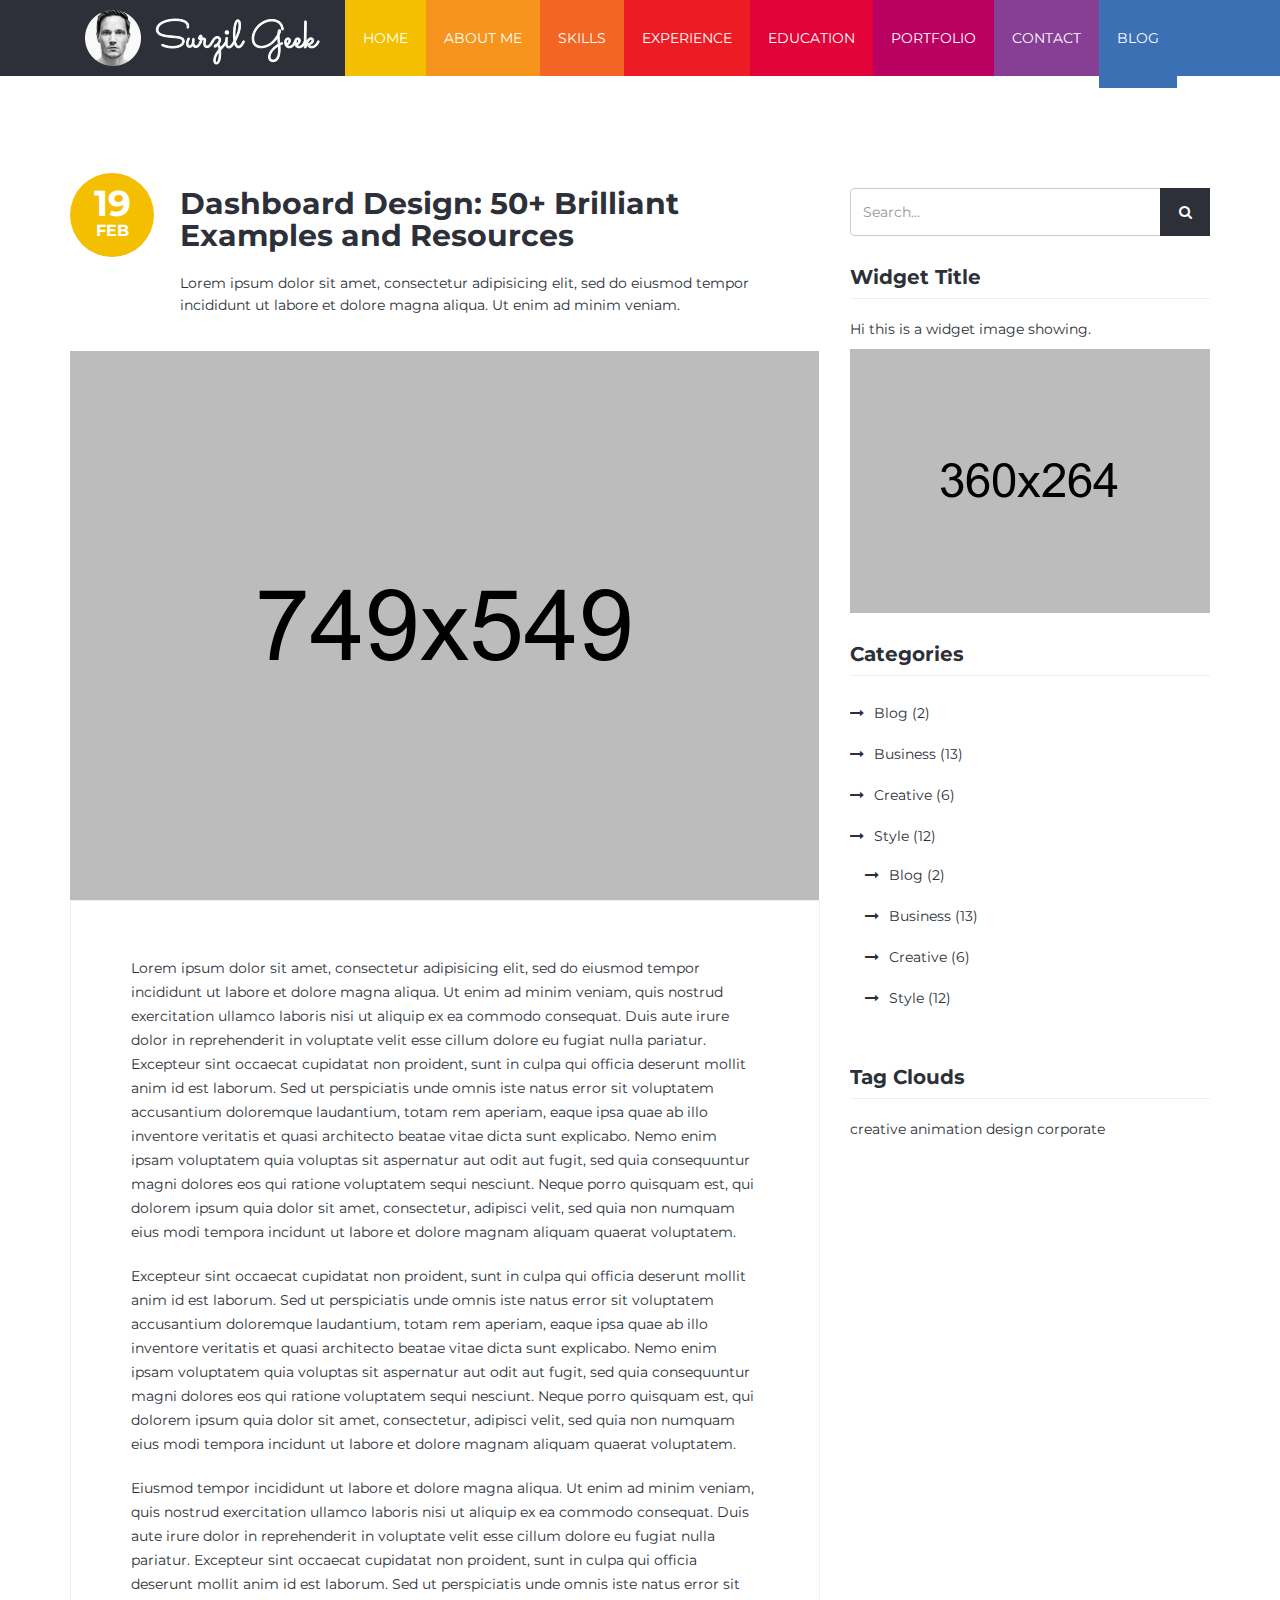
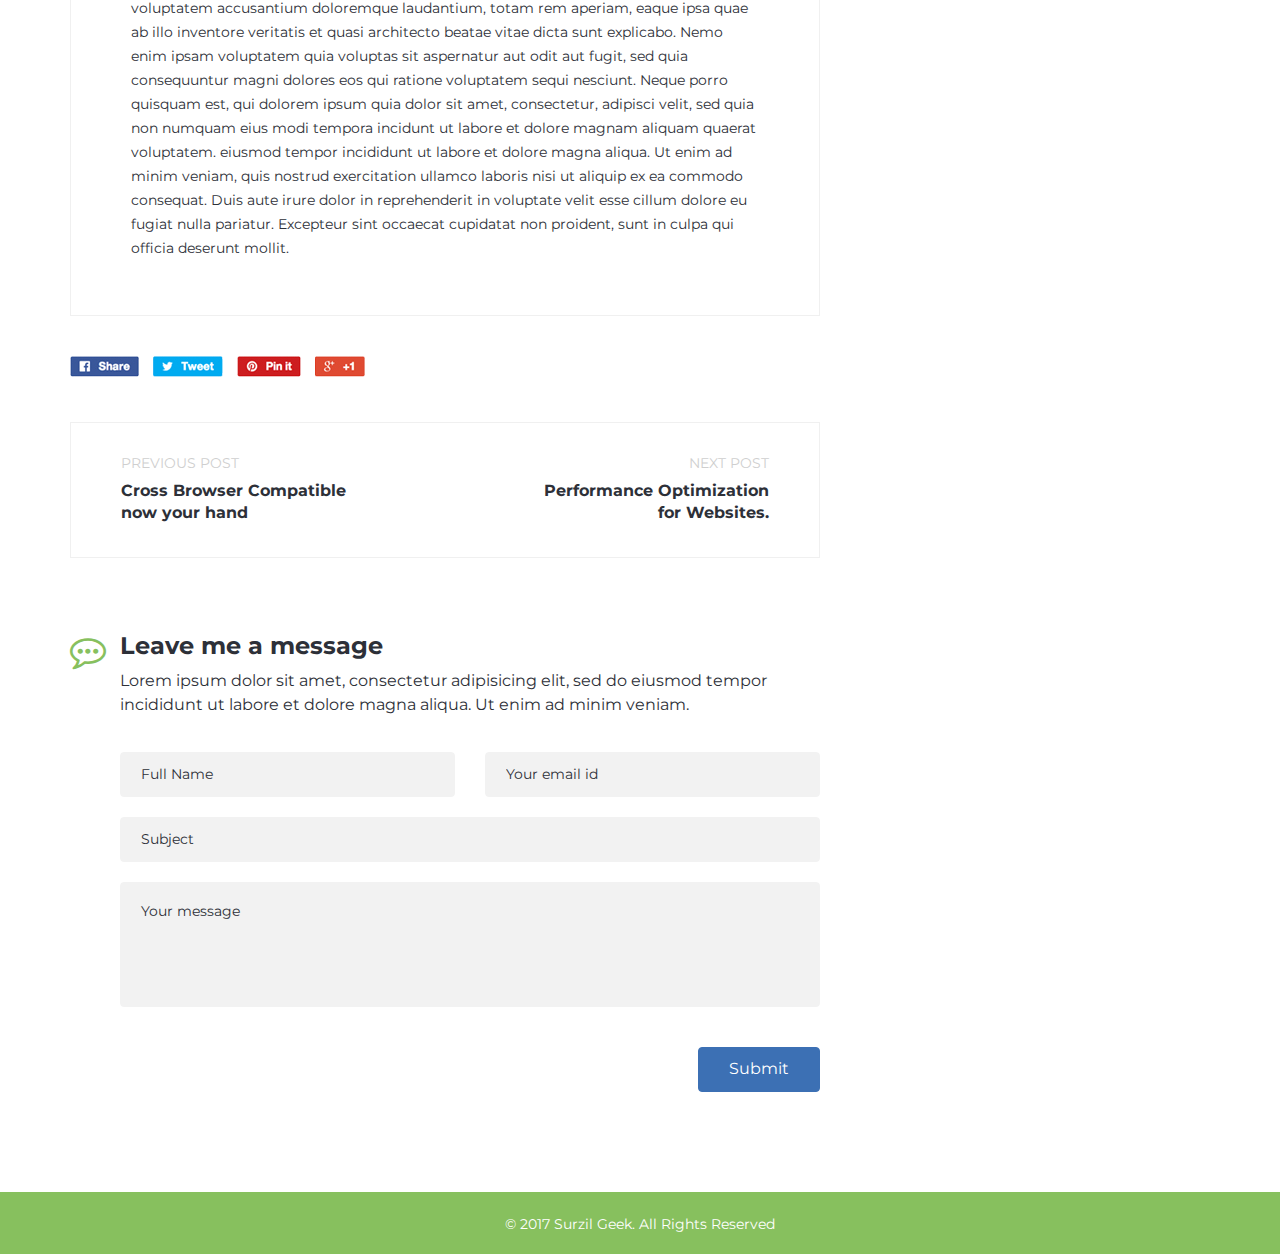
<file: personal/blog-details-two.html>
<!DOCTYPE html>
<html lang="en">
    <head>
        <meta charset="utf-8">
        <meta http-equiv="X-UA-Compatible" content="IE=edge">
        <meta name="viewport" content="width=device-width, initial-scale=1">
        <meta name="author" content="Theme Region">
       	<meta name="description" content="">

        <title>Geek | Personal Portfolio & Resume HTML Template.</title>
		
		<!-- CSS -->
        <link rel="stylesheet" href="css/bootstrap.min.css">
        <link rel="stylesheet" href="css/font-awesome.min.css">       
        <link rel="stylesheet" href="css/magnific-popup.css">       
        <link rel="stylesheet" href="css/main.css"> 
        <link rel="stylesheet" href="css/responsive.css"> 

        <!-- Fonts -->
       <link href="https://fonts.googleapis.com/css?family=Montserrat:400,700|Sacramento" rel="stylesheet">
		
        <!-- icons -->
        <link rel="icon" href="images/ico/favicon.ico"> 
        <link rel="apple-touch-icon-precomposed" sizes="144x144" href="../images/ico/apple-touch-icon-144-precomposed.png">
        <link rel="apple-touch-icon-precomposed" sizes="114x114" href="../images/ico/apple-touch-icon-114-precomposed.png">
        <link rel="apple-touch-icon-precomposed" sizes="72x72" href="../images/ico/apple-touch-icon-72-precomposed.png">
        <link rel="apple-touch-icon-precomposed" sizes="57x57" href="../images/ico/apple-touch-icon-57-precomposed.png">    

        <!-- HTML5 shim and Respond.js for IE8 support of HTML5 elements and media queries -->
        <!-- WARNING: Respond.js doesn't work if you view the page via file:// -->
        <!--[if lt IE 9]>
          <script src="https://oss.maxcdn.com/html5shiv/3.7.2/html5shiv.min.js"></script>
          <script src="https://oss.maxcdn.com/respond/1.4.2/respond.min.js"></script>
        <![endif]-->
    
    </head>
    <body>
        <div class="main-wrapper home-two">
            <div class="container">
                <div id="navigation" class="menu-two">
                     <div class="navbar">
                        <div class="navbar-header">
                            <button type="button" class="navbar-toggle collapsed" data-toggle="collapse" data-target=".navbar-collapse">
                                <span class="sr-only">Toggle navigation</span>
                                <span class="icon-bar"></span>
                                <span class="icon-bar"></span>
                                <span class="icon-bar"></span>
                            </button> 
                             <div class="navbar-brand logo">
                                <a href="index.html"><img class="img-responsive" src="images/logo.png" alt="Image" ></a> 
                            </div> 
                        </div>    
                        <div class="collapse navbar-collapse">
                            <nav id="mainmenu">
                                <ul class="nav navbar-nav"> 
                                    <li class="dropdown">
                                        <a href="index-two.html#home-banner">Home</a>
                                        <ul class="sub-menu fadeInUp" role="menu"> 
                                            <li><a href="#">Home One</a></li>
                                            <li><a href="#">Home Two</a></li>
                                        </ul>
                                    </li>
                                    <li><a href="index-two.html#about">About Me</a></li>
                                     <li><a href="index-two.html#skill">Skills</a></li>
                                     <li><a href="index-two.html#exprience">Experience</a></li>
                                     <li><a href="index-two.html#education">Education</a></li>
                                     <li><a href="index-two.html#portfolio">Portfolio</a></li>
                                     <li><a href="index-two.html#contact">Contact</a></li>
                                     <li class="current"><a href="index-two.html#blog">Blog</a></li>   
                                </ul>
                            </nav>
                        </div>  
                    </div><!-- navbar -->                                
                </div><!-- navigation -->                     
            </div><!-- container -->   
            
            <div id="blog-details" class="section-padding">
                <div class="container">
                    <div class="row">
                        <div class="col-sm-8">
                            <div class="entry-post">
                                <div class="time">
                                    <a href="#">19 <span>feb</span></a>
                                </div>                        
                                <div class="post-content">
                                    <div class="entry-title">
                                       <h2>Dashboard Design: 50+ Brilliant Examples and Resources</h2>
                                   </div>
                                   <p>Lorem ipsum dolor sit amet, consectetur adipisicing elit, sed do eiusmod tempor incididunt ut labore et dolore magna aliqua. Ut enim ad minim veniam.</p> 
                                </div>                        
                                <div class="entry-thumbnail">
                                    <img class="img-responsive" src="images/blog/7.jpg" alt="Image">
                                </div>
                            </div> 
                            <div class="entry-summary">
                                <p>Lorem ipsum dolor sit amet, consectetur adipisicing elit, sed do eiusmod tempor incididunt ut labore et dolore magna aliqua. Ut enim ad minim veniam, quis nostrud exercitation ullamco laboris nisi ut aliquip ex ea commodo consequat. Duis aute irure dolor in reprehenderit in voluptate velit esse cillum dolore eu fugiat nulla pariatur. Excepteur sint occaecat cupidatat non proident, sunt in culpa qui officia deserunt mollit anim id est laborum. Sed ut perspiciatis unde omnis iste natus error sit voluptatem accusantium doloremque laudantium, totam rem aperiam, eaque ipsa quae ab illo inventore veritatis et quasi architecto beatae vitae dicta sunt explicabo. Nemo enim ipsam voluptatem quia voluptas sit aspernatur aut odit aut fugit, sed quia consequuntur magni dolores eos qui ratione voluptatem sequi nesciunt. Neque porro quisquam est, qui dolorem ipsum quia dolor sit amet, consectetur, adipisci velit, sed quia non numquam eius modi tempora incidunt ut labore et dolore magnam aliquam quaerat voluptatem.</p>
                                <p>Excepteur sint occaecat cupidatat non proident, sunt in culpa qui officia deserunt mollit anim id est laborum. Sed ut perspiciatis unde omnis iste natus error sit voluptatem accusantium doloremque laudantium, totam rem aperiam, eaque ipsa quae ab illo inventore veritatis et quasi architecto beatae vitae dicta sunt explicabo. Nemo enim ipsam voluptatem quia voluptas sit aspernatur aut odit aut fugit, sed quia consequuntur magni dolores eos qui ratione voluptatem sequi nesciunt. Neque porro quisquam est, qui dolorem ipsum quia dolor sit amet, consectetur, adipisci velit, sed quia non numquam eius modi tempora incidunt ut labore et dolore magnam aliquam quaerat voluptatem.</p>
                                <p>Eiusmod tempor incididunt ut labore et dolore magna aliqua. Ut enim ad minim veniam, quis nostrud exercitation ullamco laboris nisi ut aliquip ex ea commodo consequat. Duis aute irure dolor in reprehenderit in voluptate velit esse cillum dolore eu fugiat nulla pariatur. Excepteur sint occaecat cupidatat non proident, sunt in culpa qui officia deserunt mollit anim id est laborum. Sed ut perspiciatis unde omnis iste natus error sit voluptatem accusantium doloremque laudantium, totam rem aperiam, eaque ipsa quae ab illo inventore veritatis et quasi architecto beatae vitae dicta sunt explicabo. Nemo enim ipsam voluptatem quia voluptas sit aspernatur aut odit aut fugit, sed quia consequuntur magni dolores eos qui ratione voluptatem sequi nesciunt. Neque porro quisquam est, qui dolorem ipsum quia dolor sit amet, consectetur, adipisci velit, sed quia non numquam eius modi tempora incidunt ut labore et dolore magnam aliquam quaerat voluptatem. eiusmod tempor incididunt ut labore et dolore magna aliqua. Ut enim ad minim veniam, quis nostrud exercitation ullamco laboris nisi ut aliquip ex ea commodo consequat. Duis aute irure dolor in reprehenderit in voluptate velit esse cillum dolore eu fugiat nulla pariatur. Excepteur sint occaecat cupidatat non proident, sunt in culpa qui officia deserunt mollit.</p>
                            </div> 
                            <div class="blog-social">
                                <ul class="list-inline">
                                    <li><a href="#"><img class="img-responsive" src="images/blog/8.jpg" alt="Image"></a></li>
                                    <li><a href="#"><img class="img-responsive" src="images/blog/9.jpg" alt="Image"></a></li>
                                    <li><a href="#"><img class="img-responsive" src="images/blog/10.jpg" alt="Image"></a></li>
                                    <li><a href="#"><img class="img-responsive" src="images/blog/11.jpg" alt="Image"></a></li>
                                </ul>
                            </div><!-- blog social -->  

                            <div class="post-action">
                                <ul>
                                    <li class="previous-post">
                                        <span>Previous Post</span>
                                        <h3><a href="#">Cross Browser Compatible now your hand</a></h3>
                                    </li>
                                    <li class="next-post">
                                        <span>Next Post</span>
                                        <h3><a href="#">Performance Optimization for Websites.</a></h3>
                                    </li>
                                </ul>
                            </div><!-- post action -->

                            <div class="contact">
                                <div class="contact-info">
                                    <div class="title">
                                        <div class="icons">
                                            <i class="fa fa-commenting-o" aria-hidden="true"></i> 
                                        </div>                                
                                        <h3>Leave me a message</h3>
                                    </div>                            
                                    <p>Lorem ipsum dolor sit amet, consectetur adipisicing elit, sed do eiusmod tempor incididunt ut labore et dolore magna aliqua. Ut enim ad minim veniam.</p>
                                </div>
                                <form id="contact-form" class="contact-form" name="contact-form" method="post" action="#">
                                    <div class="row">
                                        <div class="col-sm-6">
                                            <div class="form-group">
                                                <input type="text" class="form-control" required="required" placeholder="Full Name">
                                            </div>
                                        </div>
                                        <div class="col-sm-6">
                                            <div class="form-group">
                                                <input type="email" class="form-control" required="required" placeholder="Your email id">
                                            </div> 
                                        </div>
                                        <div class="col-sm-12">
                                            <div class="form-group">
                                                <input type="text" class="form-control" required="required" placeholder="Subject">
                                            </div> 
                                        </div>
                                        <div class="col-sm-12">
                                            <div class="form-group">
                                                <textarea name="message" required="required" class="form-control" rows="7" placeholder="Your message"></textarea>
                                            </div>             
                                        </div>     
                                    </div>
                                    <div class="form-group pull-right">
                                        <button type="submit" class="btn btn-primary">Submit</button>
                                    </div>
                                </form>                            
                            </div><!-- contact -->                               
                        </div>
                         <div id="sidebar" class="col-sm-4">
                                <aside id="sidebar" class="widget-area">
                                    <div class="widget widget_search">
                                        <form role="search" id="search-form" method="get" action="#">
                                            <input type="search" class="form-control" autocomplete="off" name="s" placeholder="Search..." id="search-input" value="">
                                            <button type="submit" id="search-submit" class="btn"><i class="fa fa-search"></i></button>
                                        </form>
                                    </div>
                                    <div class="widget widget_text">
                                        <h3 class="widget_title">Widget Title</h3>            
                                        <div class="textwidget">
                                            <p>Hi this is a widget image showing.</p>
                                            <img class="img-responsive" src="images/blog/4.jpg" alt="">
                                        </div>
                                    </div>

                                    <div class="widget widget_categories">
                                        <h3 class="widget_title">Categories</h3>      
                                        <ul>
                                            <li><a href="#">Blog</a> (2)</li>
                                            <li><a href="#">Business</a> (13)</li>
                                            <li><a href="#">Creative</a> (6)</li>
                                            <li><a href="#">Style</a> (12)
                                                 <ul>
                                                    <li><a href="#">Blog</a> (2)</li>
                                                    <li><a href="#">Business</a> (13)</li>
                                                    <li><a href="#">Creative</a> (6)</li>
                                                    <li><a href="#">Style</a> (12)</li>
                                                </ul>
                                            </li>
                                        </ul>
                                    </div>
                                     <div class="widget widget_categories">
                                        <h3 class="widget_title">Tag Clouds</h3>      
                                        <a href="#">creative</a>
                                        <a href="#">animation</a>
                                        <a href="#">design</a>
                                        <a href="#">corporate</a>
                                    </div>
                                </aside><!-- #secondary -->
                            </div><!-- sidebar -->
                    </div><!-- row -->
                </div><!-- container -->
            </div><!-- blog section -->
            <div id="footer">
                <div class="container text-center">
                    <div class="footer">
                        <p> &copy; 2017 <a href="#">Surzil Geek.</a> All Rights Reserved</p>
                    </div>
                </div><!-- contaner -->
            </div><!-- footer -->
        </div><!-- main wrapper -->

        <!-- JS -->
        <script src="js/jquery.min.js"></script>
        <script src="js/bootstrap.min.js"></script> 
        <script src="js/waypoints.min.js"></script>
        <script src="js/counterup.min.js"></script>                 
        <script src="js/inview.min.js"></script>                 
        <script src="js/easypiechart.js"></script>                 
        <script src="js/magnific-popup.min.js"></script>                                     
        <script src="js/main.js"></script>           
    </body>
</html>
</file>
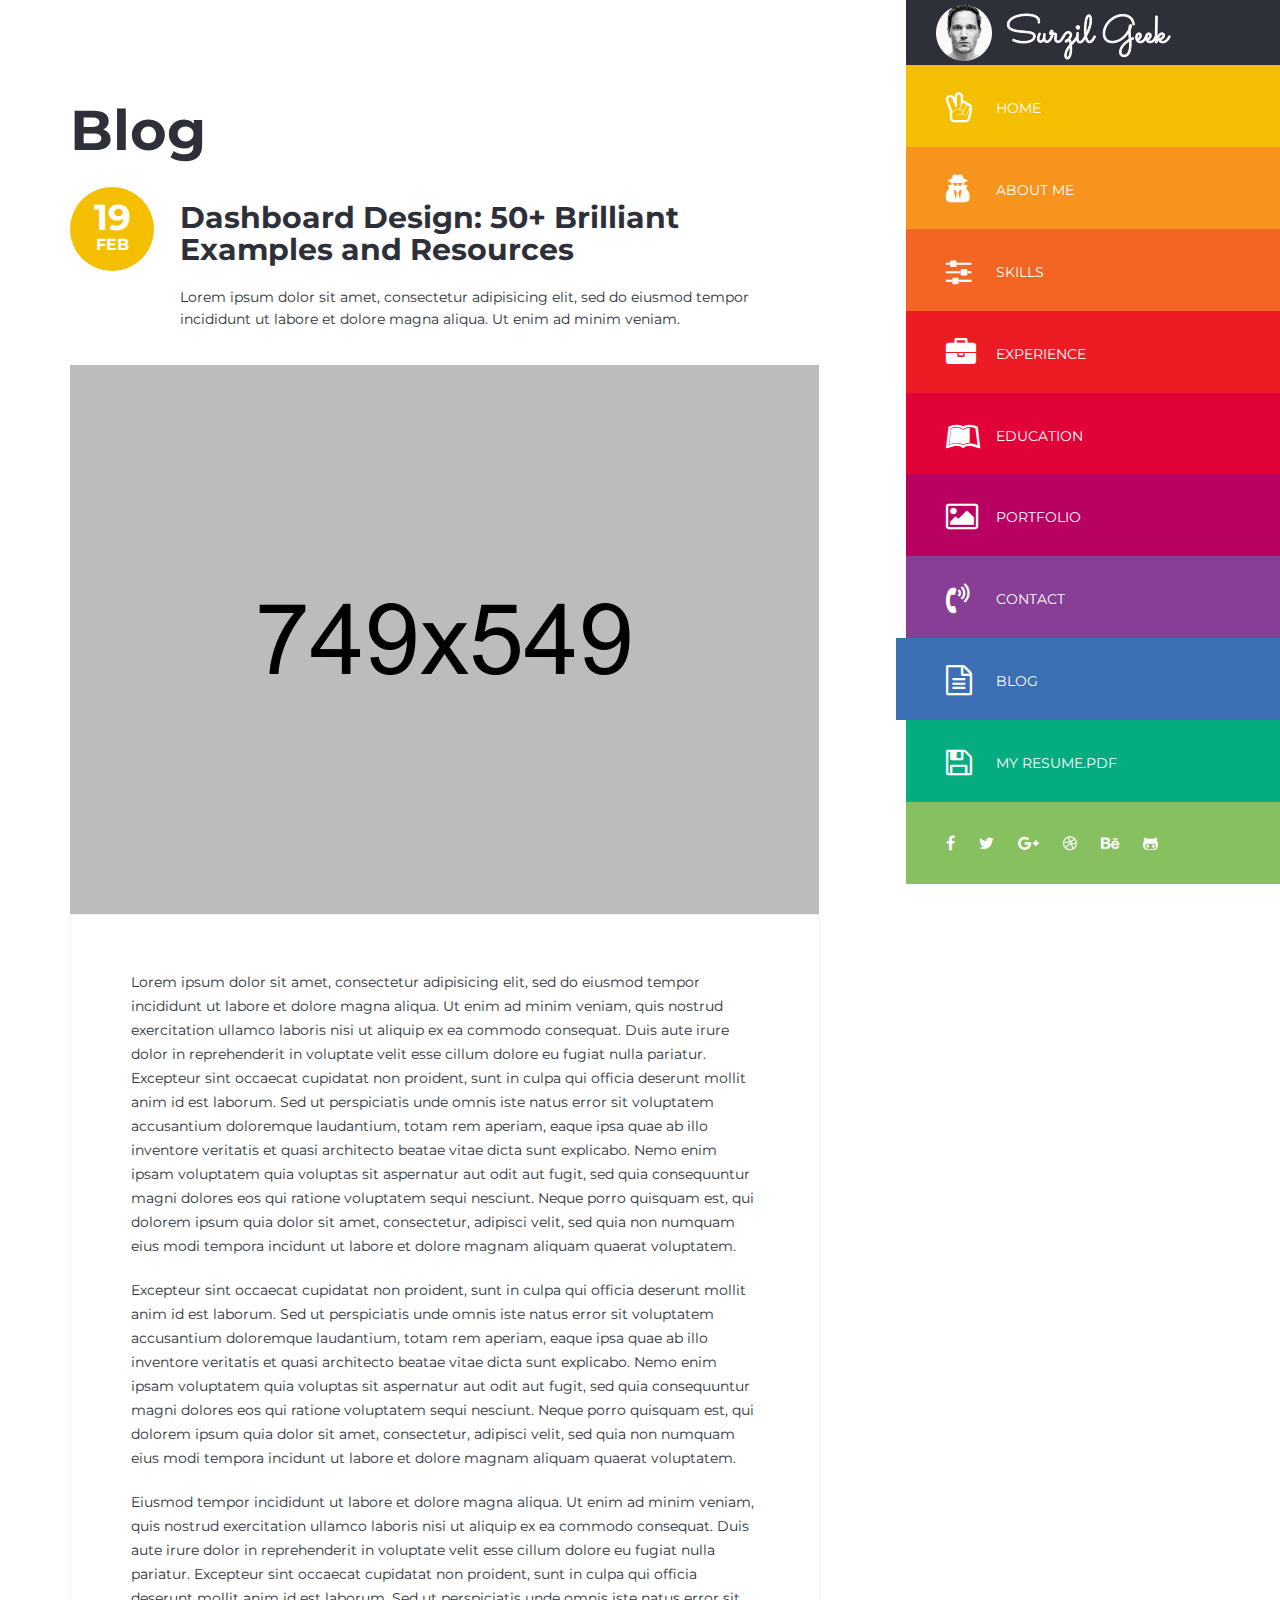
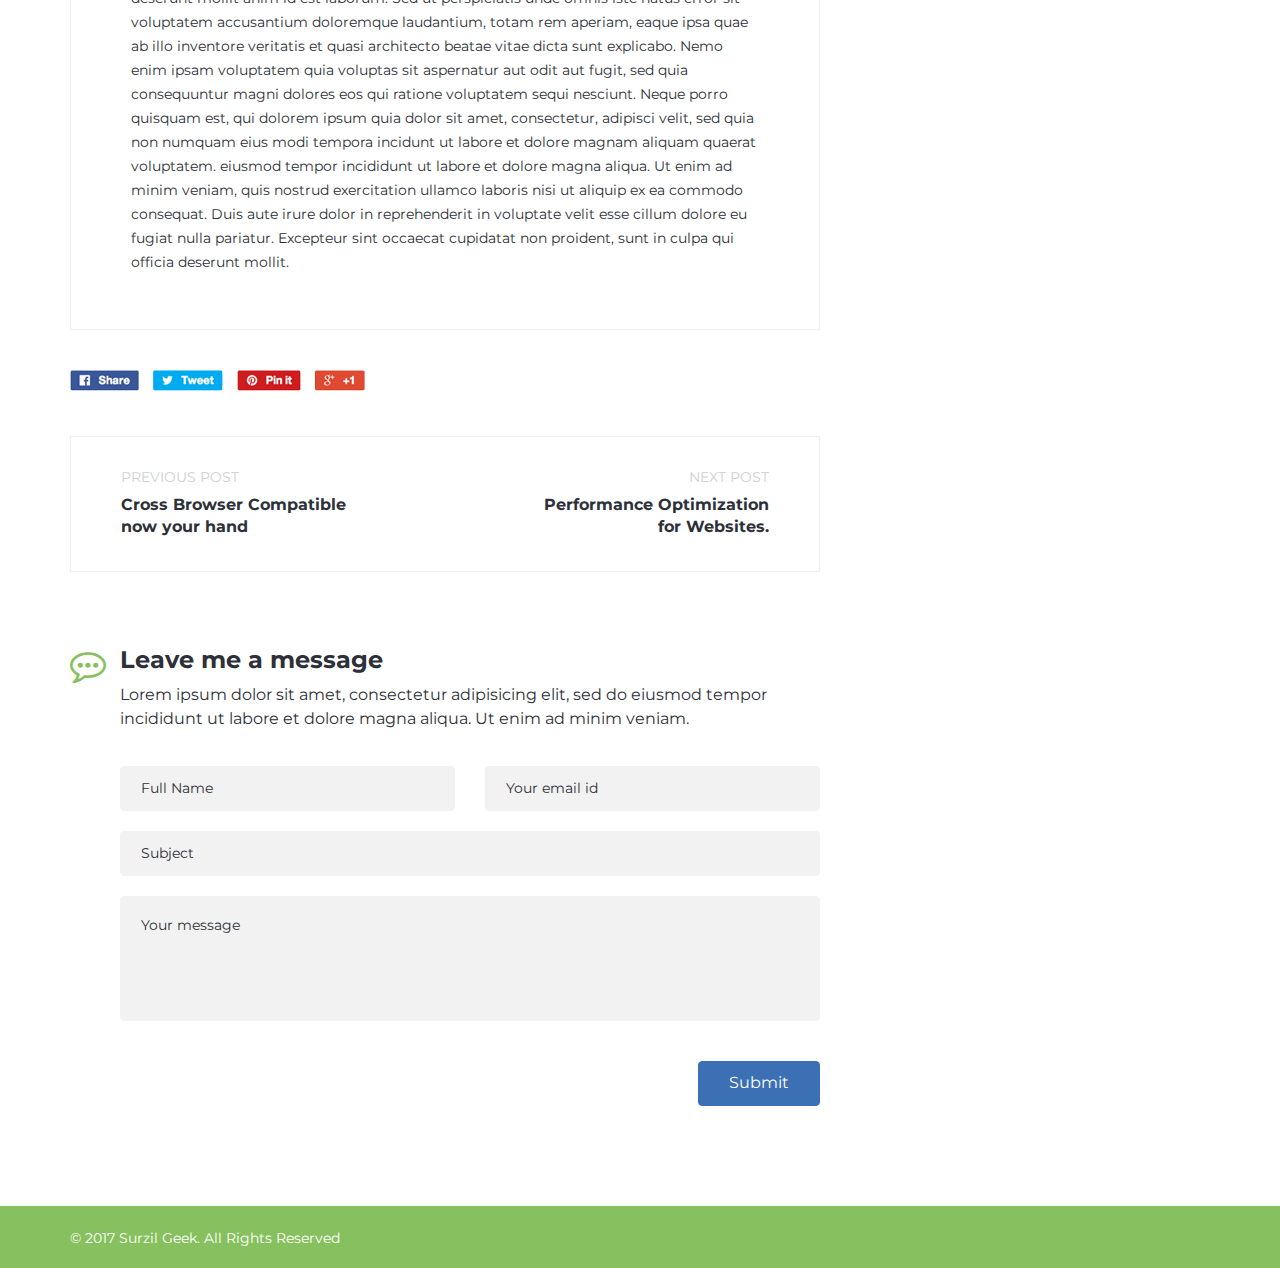
<file: personal/blog-details.html>
<!DOCTYPE html>
<html lang="en">
    <head>
        <meta charset="utf-8">
        <meta http-equiv="X-UA-Compatible" content="IE=edge">
        <meta name="viewport" content="width=device-width, initial-scale=1">
        <meta name="author" content="Theme Region">
       	<meta name="description" content="">

        <title>Geek | Personal Portfolio & Resume HTML Template.</title>
		
		<!-- CSS -->
        <link rel="stylesheet" href="css/bootstrap.min.css">
        <link rel="stylesheet" href="css/font-awesome.min.css">       
        <link rel="stylesheet" href="css/magnific-popup.css">       
        <link rel="stylesheet" href="css/main.css"> 
        <link rel="stylesheet" href="css/responsive.css"> 

        <!-- Fonts -->
        <link href="https://fonts.googleapis.com/css?family=Montserrat:400,700|Sacramento" rel="stylesheet">
		
        <!-- icons -->
        <link rel="icon" href="images/ico/favicon.ico"> 
        <link rel="apple-touch-icon-precomposed" sizes="144x144" href="../images/ico/apple-touch-icon-144-precomposed.png">
        <link rel="apple-touch-icon-precomposed" sizes="114x114" href="../images/ico/apple-touch-icon-114-precomposed.png">
        <link rel="apple-touch-icon-precomposed" sizes="72x72" href="../images/ico/apple-touch-icon-72-precomposed.png">
        <link rel="apple-touch-icon-precomposed" sizes="57x57" href="../images/ico/apple-touch-icon-57-precomposed.png">    

        <!-- HTML5 shim and Respond.js for IE8 support of HTML5 elements and media queries -->
        <!-- WARNING: Respond.js doesn't work if you view the page via file:// -->
        <!--[if lt IE 9]>
          <script src="https://oss.maxcdn.com/html5shiv/3.7.2/html5shiv.min.js"></script>
          <script src="https://oss.maxcdn.com/respond/1.4.2/respond.min.js"></script>
        <![endif]-->
    
    </head>
    <body>
        <div class="main-wrapper home-one">
             <div id="navigation" class="menu-one">
                <div class="navbar navbar-fixed-top">
                    <div class="navbar-header">
                        <button type="button" class="navbar-toggle collapsed" data-toggle="collapse" data-target=".navbar-collapse">
                            <span class="sr-only">Toggle navigation</span>
                            <span class="icon-bar"></span>
                            <span class="icon-bar"></span>
                            <span class="icon-bar"></span>
                        </button>
                        <div class="navbar-brand logo">
                            <a href="index.html"><img class="img-responsive" src="images/logo.png" alt="Image" ></a> 
                        </div> 
                    </div>
                                   
                    <nav id="mainmenu" class="collapse navbar-collapse">
                        <ul class="nav navbar-nav">          
                            <li><a href="index.html#home-banner">
                                <span><i class="fa fa-hand-peace-o" aria-hidden="true"></i>Home</span>
                            </a></li>               
                            <li><a href="index.html#about">
                                <span><i class="fa fa-user-secret" aria-hidden="true"></i>About me</span>
                            </a></li>               
                            <li><a href="index.html#skill">
                                <span><i class="fa fa-sliders" aria-hidden="true"></i>Skills</span>
                            </a></li>     
                            <li>
                            <a href="index.html#exprience">
                                <span><i class="fa fa-briefcase" aria-hidden="true"></i>Experience</span>
                            </a></li>               
                            <li><a href="index.html#education">
                                <span><i class="fa fa-leanpub" aria-hidden="true"></i>Education</span>
                            </a></li>               
                            <li><a href="index.html#portfolio">
                                <span><i class="fa fa-picture-o" aria-hidden="true"></i>Portfolio</span>
                            </a></li>                              
                            <li><a href="index.html#contact">
                                <span><i class="fa fa-volume-control-phone" aria-hidden="true"></i>Contact</span>
                            </a></li>               
                            <li class="current"><a href="index.html#blog">
                                <span><i class="fa fa-file-text-o" aria-hidden="true"></i>Blog</span>
                            </a></li>
                            <li><a href="index.html#profile">
                                <span><i class="fa fa-floppy-o" aria-hidden="true"></i>My Resume.pdf</span>
                            </a></li>               
                            <li>
                                <ul class="social list-inline">
                                    <li><a href="#"><i class="fa fa-facebook" aria-hidden="true"></i></a></li>
                                    <li><a href="#"><i class="fa fa-twitter" aria-hidden="true"></i></a></li>
                                    <li><a href="#"><i class="fa fa-google-plus" aria-hidden="true"></i></a></li>
                                    <li><a href="#"><i class="fa fa-dribbble" aria-hidden="true"></i></a></li>
                                    <li><a href="#"><i class="fa fa-behance" aria-hidden="true"></i></a></li>
                                    <li><a href="#"><i class="fa fa-github-alt" aria-hidden="true"></i></a></li>
                                </ul>
                            </li>                                          
                        </ul>
                    </nav>
                </div><!-- navbar -->                                
            </div><!-- navigation -->
            
            <div id="blog-details" class="section-padding">
                <div class="container">
                    <div class="row">
                        <div class="col-sm-8">
                            <div class="section-title">
                                <h1>Blog</h1>
                            </div>
                            <div class="entry-post">
                                <div class="time">
                                    <a href="#">19 <span>feb</span></a>
                                </div>                        
                                <div class="post-content">
                                    <div class="entry-title">
                                       <h2>Dashboard Design: 50+ Brilliant Examples and Resources</h2>
                                   </div>
                                   <p>Lorem ipsum dolor sit amet, consectetur adipisicing elit, sed do eiusmod tempor incididunt ut labore et dolore magna aliqua. Ut enim ad minim veniam.</p> 
                                </div>                        
                                <div class="entry-thumbnail">
                                    <img class="img-responsive" src="images/blog/7.jpg" alt="Image">
                                </div>
                            </div> 
                            <div class="entry-summary">
                                <p>Lorem ipsum dolor sit amet, consectetur adipisicing elit, sed do eiusmod tempor incididunt ut labore et dolore magna aliqua. Ut enim ad minim veniam, quis nostrud exercitation ullamco laboris nisi ut aliquip ex ea commodo consequat. Duis aute irure dolor in reprehenderit in voluptate velit esse cillum dolore eu fugiat nulla pariatur. Excepteur sint occaecat cupidatat non proident, sunt in culpa qui officia deserunt mollit anim id est laborum. Sed ut perspiciatis unde omnis iste natus error sit voluptatem accusantium doloremque laudantium, totam rem aperiam, eaque ipsa quae ab illo inventore veritatis et quasi architecto beatae vitae dicta sunt explicabo. Nemo enim ipsam voluptatem quia voluptas sit aspernatur aut odit aut fugit, sed quia consequuntur magni dolores eos qui ratione voluptatem sequi nesciunt. Neque porro quisquam est, qui dolorem ipsum quia dolor sit amet, consectetur, adipisci velit, sed quia non numquam eius modi tempora incidunt ut labore et dolore magnam aliquam quaerat voluptatem.</p>
                                <p>Excepteur sint occaecat cupidatat non proident, sunt in culpa qui officia deserunt mollit anim id est laborum. Sed ut perspiciatis unde omnis iste natus error sit voluptatem accusantium doloremque laudantium, totam rem aperiam, eaque ipsa quae ab illo inventore veritatis et quasi architecto beatae vitae dicta sunt explicabo. Nemo enim ipsam voluptatem quia voluptas sit aspernatur aut odit aut fugit, sed quia consequuntur magni dolores eos qui ratione voluptatem sequi nesciunt. Neque porro quisquam est, qui dolorem ipsum quia dolor sit amet, consectetur, adipisci velit, sed quia non numquam eius modi tempora incidunt ut labore et dolore magnam aliquam quaerat voluptatem.</p>
                                <p>Eiusmod tempor incididunt ut labore et dolore magna aliqua. Ut enim ad minim veniam, quis nostrud exercitation ullamco laboris nisi ut aliquip ex ea commodo consequat. Duis aute irure dolor in reprehenderit in voluptate velit esse cillum dolore eu fugiat nulla pariatur. Excepteur sint occaecat cupidatat non proident, sunt in culpa qui officia deserunt mollit anim id est laborum. Sed ut perspiciatis unde omnis iste natus error sit voluptatem accusantium doloremque laudantium, totam rem aperiam, eaque ipsa quae ab illo inventore veritatis et quasi architecto beatae vitae dicta sunt explicabo. Nemo enim ipsam voluptatem quia voluptas sit aspernatur aut odit aut fugit, sed quia consequuntur magni dolores eos qui ratione voluptatem sequi nesciunt. Neque porro quisquam est, qui dolorem ipsum quia dolor sit amet, consectetur, adipisci velit, sed quia non numquam eius modi tempora incidunt ut labore et dolore magnam aliquam quaerat voluptatem. eiusmod tempor incididunt ut labore et dolore magna aliqua. Ut enim ad minim veniam, quis nostrud exercitation ullamco laboris nisi ut aliquip ex ea commodo consequat. Duis aute irure dolor in reprehenderit in voluptate velit esse cillum dolore eu fugiat nulla pariatur. Excepteur sint occaecat cupidatat non proident, sunt in culpa qui officia deserunt mollit.</p>
                            </div> 
                            <div class="blog-social">
                                <ul class="list-inline">
                                    <li><a href="#"><img class="img-responsive" src="images/blog/8.jpg" alt="Image"></a></li>
                                    <li><a href="#"><img class="img-responsive" src="images/blog/9.jpg" alt="Image"></a></li>
                                    <li><a href="#"><img class="img-responsive" src="images/blog/10.jpg" alt="Image"></a></li>
                                    <li><a href="#"><img class="img-responsive" src="images/blog/11.jpg" alt="Image"></a></li>
                                </ul>
                            </div><!-- blog social -->  

                            <div class="post-action">
                                <ul>
                                    <li class="previous-post">
                                        <span>Previous Post</span>
                                        <h3><a href="#">Cross Browser Compatible now your hand</a></h3>
                                    </li>
                                    <li class="next-post">
                                        <span>Next Post</span>
                                        <h3><a href="#">Performance Optimization for Websites.</a></h3>
                                    </li>
                                </ul>
                            </div><!-- post action -->

                            <div class="contact">
                                <div class="contact-info">
                                    <div class="title">
                                        <div class="icons">
                                            <i class="fa fa-commenting-o" aria-hidden="true"></i> 
                                        </div>                                
                                        <h3>Leave me a message</h3>
                                    </div>                            
                                    <p>Lorem ipsum dolor sit amet, consectetur adipisicing elit, sed do eiusmod tempor incididunt ut labore et dolore magna aliqua. Ut enim ad minim veniam.</p>
                                </div>
                                <form id="contact-form" class="contact-form" name="contact-form" method="post" action="#">
                                    <div class="row">
                                        <div class="col-sm-6">
                                            <div class="form-group">
                                                <input type="text" class="form-control" required="required" placeholder="Full Name">
                                            </div>
                                        </div>
                                        <div class="col-sm-6">
                                            <div class="form-group">
                                                <input type="email" class="form-control" required="required" placeholder="Your email id">
                                            </div> 
                                        </div>
                                        <div class="col-sm-12">
                                            <div class="form-group">
                                                <input type="text" class="form-control" required="required" placeholder="Subject">
                                            </div> 
                                        </div>
                                        <div class="col-sm-12">
                                            <div class="form-group">
                                                <textarea name="message" required="required" class="form-control" rows="7" placeholder="Your message"></textarea>
                                            </div>             
                                        </div>     
                                    </div>
                                    <div class="form-group pull-right">
                                        <button type="submit" class="btn btn-primary">Submit</button>
                                    </div>
                                </form>                            
                            </div><!-- contact -->                               
                        </div>
                    </div><!-- row -->
                </div><!-- container -->
            </div><!-- blog section -->
             <div id="footer">
                <div class="container">
                    <div class="footer">
                        <p> &copy; 2017 <a href="#">Surzil Geek.</a> All Rights Reserved</p>
                    </div>
                </div><!-- contaner -->
            </div><!-- footer -->
        </div><!-- main-wrapper -->

       <!-- JS -->
        <script src="js/jquery.min.js"></script>
        <script src="js/bootstrap.min.js"></script> 
        <script src="js/waypoints.min.js"></script>
        <script src="js/counterup.min.js"></script>                 
        <script src="js/inview.min.js"></script>                 
        <script src="js/easypiechart.js"></script>                 
        <script src="js/magnific-popup.min.js"></script>                                     
        <script src="js/main.js"></script>         
    </body>
</html>
</file>
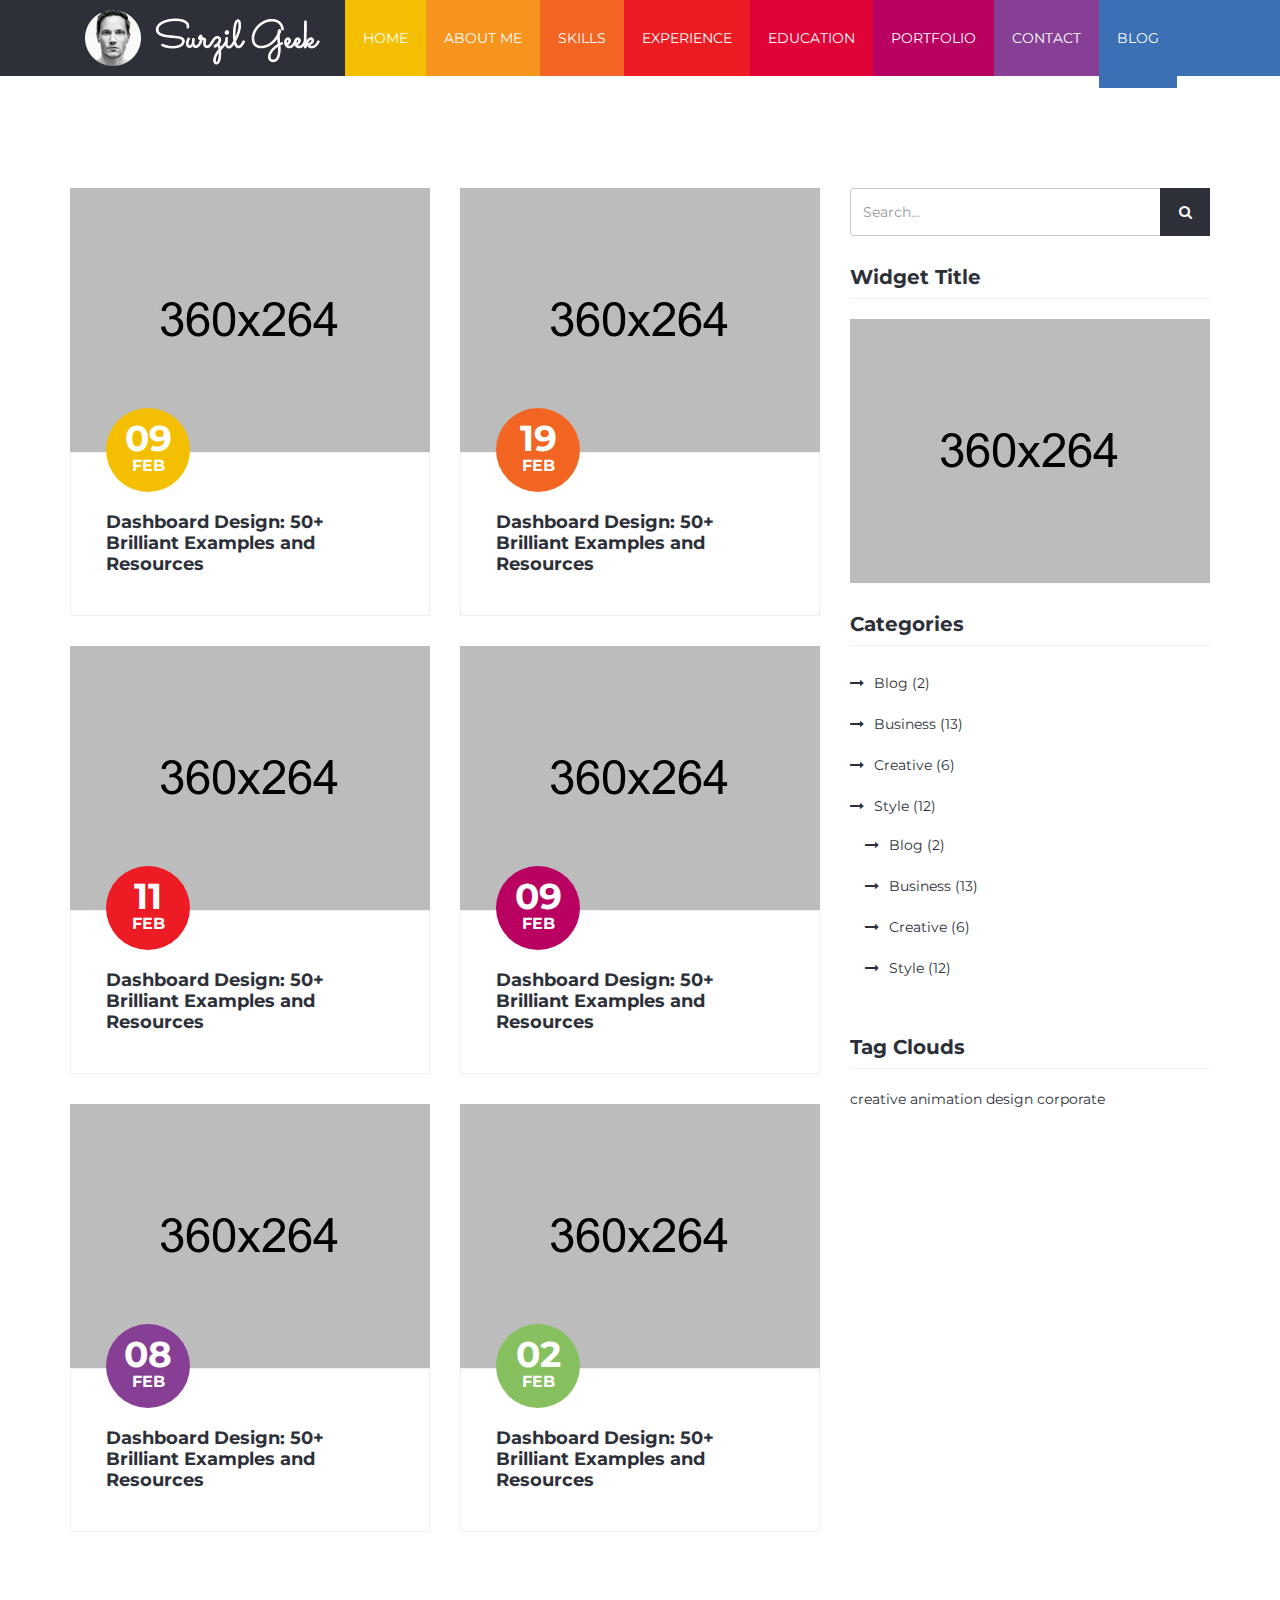
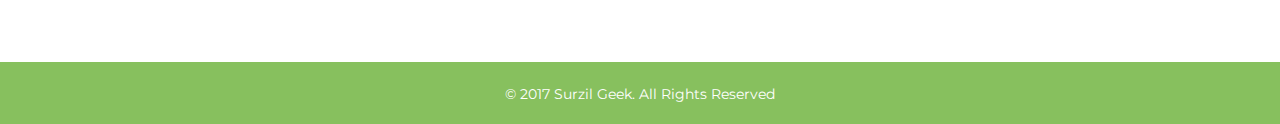
<file: personal/blog.html>
<!DOCTYPE html>
<html lang="en">
    <head>
        <meta charset="utf-8">
        <meta http-equiv="X-UA-Compatible" content="IE=edge">
        <meta name="viewport" content="width=device-width, initial-scale=1">
        <meta name="author" content="Theme Region">
        <meta name="description" content="">

        <title>Geek | Personal Portfolio & Resume HTML Template.</title>
        
        <!-- CSS -->
        <link rel="stylesheet" href="css/bootstrap.min.css">
        <link rel="stylesheet" href="css/font-awesome.min.css">       
        <link rel="stylesheet" href="css/magnific-popup.css">       
        <link rel="stylesheet" href="css/animate.css">       
        <link rel="stylesheet" href="css/main.css"> 
        <link rel="stylesheet" href="css/responsive.css"> 

        <!-- Fonts -->
        <link href="https://fonts.googleapis.com/css?family=Montserrat:400,700|Sacramento" rel="stylesheet">
        
        <!-- icons -->
        <link rel="icon" href="images/ico/favicon.ico"> 
        <link rel="apple-touch-icon-precomposed" sizes="144x144" href="../images/ico/apple-touch-icon-144-precomposed.png">
        <link rel="apple-touch-icon-precomposed" sizes="114x114" href="../images/ico/apple-touch-icon-114-precomposed.png">
        <link rel="apple-touch-icon-precomposed" sizes="72x72" href="../images/ico/apple-touch-icon-72-precomposed.png">
        <link rel="apple-touch-icon-precomposed" sizes="57x57" href="../images/ico/apple-touch-icon-57-precomposed.png">    

        <!-- HTML5 shim and Respond.js for IE8 support of HTML5 elements and media queries -->
        <!-- WARNING: Respond.js doesn't work if you view the page via file:// -->
        <!--[if lt IE 9]>
          <script src="https://oss.maxcdn.com/html5shiv/3.7.2/html5shiv.min.js"></script>
          <script src="https://oss.maxcdn.com/respond/1.4.2/respond.min.js"></script>
        <![endif]-->
    
    </head>
    <body>
        <div class="main-wrapper home-two">
            <div class="container">
                <div id="navigation" class="menu-two">
                     <div class="navbar">
                        <div class="navbar-header">
                            <button type="button" class="navbar-toggle collapsed" data-toggle="collapse" data-target=".navbar-collapse">
                                <span class="sr-only">Toggle navigation</span>
                                <span class="icon-bar"></span>
                                <span class="icon-bar"></span>
                                <span class="icon-bar"></span>
                            </button> 
                             <div class="navbar-brand logo">
                                <a href="index.html"><img class="img-responsive" src="images/logo.png" alt="Image" ></a> 
                            </div> 
                        </div>    
                        <div class="collapse navbar-collapse">
                            <nav id="mainmenu">
                                <ul class="nav navbar-nav"> 
                                    <li class=" dropdown">
                                        <a href="index-two.html#home-banner">Home</a>
                                        <ul class="sub-menu fadeInUp" role="menu"> 
                                            <li><a href="#">Home One</a></li>
                                            <li><a href="#">Home Two</a></li>
                                        </ul>
                                    </li>
                                    <li><a href="index-two.html#about">About Me</a></li>
                                     <li><a href="index-two.html#skill">Skills</a></li>
                                     <li><a href="index-two.html#exprience">Experience</a></li>
                                     <li><a href="index-two.html#education">Education</a></li>
                                     <li><a href="index-two.html#portfolio">Portfolio</a></li>
                                     <li><a href="index-two.html#contact">Contact</a></li>
                                     <li class="current"><a href="index-two.html#blog">Blog</a></li>   
                                </ul>
                            </nav>
                        </div>  
                    </div><!-- navbar -->                                 
                </div><!-- navigation -->                     
            </div><!-- container -->          

           

            <div id="blog" class="blog-section section-padding">
                <div class="container">
                    <div class="row">
                        <div class="col-sm-8">
                            <div class="row">
                                <div class="col-sm-6">
                                    <div class="entry-post">
                                        <div class="entry-thumbnail">
                                            <div class="thumbnail-oberlay"></div>
                                            <img class="img-responsive" src="images/blog/1.jpg" alt="Image">
                                        </div>
                                        <div class="post-content">
                                            <div class="time">
                                                <a href="#">09 <span>feb</span></a>
                                            </div>
                                            <div class="entry-title">
                                               <h2><a href="blog.html">Dashboard Design: 50+ Brilliant Examples and Resources</a></h2>
                                           </div> 
                                        </div>
                                    </div>                        
                                </div>
                                <div class="col-sm-6">
                                    <div class="entry-post">
                                        <div class="entry-thumbnail">
                                            <div class="thumbnail-oberlay"></div>
                                            <img class="img-responsive" src="images/blog/2.jpg" alt="Image">
                                        </div>
                                        <div class="post-content">
                                            <div class="time time1">
                                                <a href="#">19 <span>feb</span></a>
                                            </div>
                                            <div class="entry-title">
                                               <h2><a href="blog.html">Dashboard Design: 50+ Brilliant Examples and Resources</a></h2>
                                           </div> 
                                        </div>
                                    </div>                        
                                </div>
                                <div class="col-sm-6">
                                    <div class="entry-post">
                                        <div class="entry-thumbnail">
                                            <div class="thumbnail-oberlay"></div>
                                            <img class="img-responsive" src="images/blog/3.jpg" alt="Image">
                                        </div>
                                        <div class="post-content">
                                            <div class="time time2">
                                                <a href="#">11 <span>feb</span></a>
                                            </div>
                                            <div class="entry-title">
                                               <h2><a href="blog.html">Dashboard Design: 50+ Brilliant Examples and Resources</a></h2>
                                           </div> 
                                        </div>
                                    </div>                        
                                </div>
                                <div class="col-sm-6">
                                    <div class="entry-post">
                                        <div class="entry-thumbnail">
                                            <div class="thumbnail-oberlay"></div>
                                            <img class="img-responsive" src="images/blog/4.jpg" alt="Image">
                                        </div>
                                        <div class="post-content">
                                            <div class="time time3">
                                                <a href="#">09 <span>feb</span></a>
                                            </div>
                                            <div class="entry-title">
                                               <h2><a href="#">Dashboard Design: 50+ Brilliant Examples and Resources</a></h2>
                                           </div> 
                                        </div>
                                    </div>                        
                                </div>
                                <div class="col-sm-6">
                                    <div class="entry-post">
                                        <div class="entry-thumbnail">
                                            <div class="thumbnail-oberlay"></div>
                                            <img class="img-responsive" src="images/blog/5.jpg" alt="Image">
                                        </div>
                                        <div class="post-content">
                                            <div class="time time4">
                                                <a href="#">08 <span>feb</span></a>
                                            </div>
                                            <div class="entry-title">
                                               <h2><a href="#">Dashboard Design: 50+ Brilliant Examples and Resources</a></h2>
                                           </div> 
                                        </div>
                                    </div>                        
                                </div>
                                <div class="col-sm-6">
                                    <div class="entry-post">
                                        <div class="entry-thumbnail">
                                            <div class="thumbnail-oberlay"></div>
                                            <img class="img-responsive" src="images/blog/6.jpg" alt="Image">
                                        </div>
                                        <div class="post-content">
                                            <div class="time time5">
                                                <a href="#">02 <span>feb</span></a>
                                            </div>
                                            <div class="entry-title">
                                               <h2><a href="#">Dashboard Design: 50+ Brilliant Examples and Resources</a></h2>
                                           </div> 
                                        </div>
                                    </div>                        
                                </div>
                            </div><!-- row -->                      
                        </div>
                        <div id="sidebar" class="col-sm-4">
                            <aside id="sidebar" class="widget-area">
                                <div class="widget widget_search">
                                    <form role="search" id="search-form" method="get" action="#">
                                        <input type="search" class="form-control" autocomplete="off" name="s" placeholder="Search..." id="search-input" value="">
                                        <button type="submit" id="search-submit" class="btn"><i class="fa fa-search"></i></button>
                                    </form>
                                </div>
                                <div class="widget widget_text">
                                    <h3 class="widget_title">Widget Title</h3>            
                                    <div class="textwidget">
                                        <img class="img-responsive" src="images/blog/5.jpg" alt="">
                                    </div>
                                </div>

                                <div class="widget widget_categories">
                                    <h3 class="widget_title">Categories</h3>      
                                    <ul>
                                        <li><a href="#">Blog</a> (2)</li>
                                        <li><a href="#">Business</a> (13)</li>
                                        <li><a href="#">Creative</a> (6)</li>
                                        <li><a href="#">Style</a> (12)
                                             <ul>
                                                <li><a href="#">Blog</a> (2)</li>
                                                <li><a href="#">Business</a> (13)</li>
                                                <li><a href="#">Creative</a> (6)</li>
                                                <li><a href="#">Style</a> (12)</li>
                                            </ul>
                                        </li>
                                    </ul>
                                </div>
                                 <div class="widget widget_categories">
                                    <h3 class="widget_title">Tag Clouds</h3>      
                                    <a href="#">creative</a>
                                    <a href="#">animation</a>
                                    <a href="#">design</a>
                                    <a href="#">corporate</a>
                                </div>
                            </aside><!-- #secondary -->
                        </div><!-- sidebar -->
                    </div>
                </div><!-- container -->
            </div><!-- blog section -->

            <div id="footer">
                <div class="container text-center">
                    <div class="footer">
                        <p> &copy; 2017 <a href="#">Surzil Geek.</a> All Rights Reserved</p>
                    </div>
                </div><!-- contaner -->
            </div><!-- footer -->
        </div><!-- main wrapper -->

       <!-- JS -->
        <script src="js/jquery.min.js"></script>
        <script src="js/bootstrap.min.js"></script> 
        <script src="js/waypoints.min.js"></script>
        <script src="js/counterup.min.js"></script>                 
        <script src="js/inview.min.js"></script>                 
        <script src="js/easypiechart.js"></script>                 
        <script src="js/magnific-popup.min.js"></script>                                     
        <script src="js/main.js"></script>         
    </body>
</html>
</file>
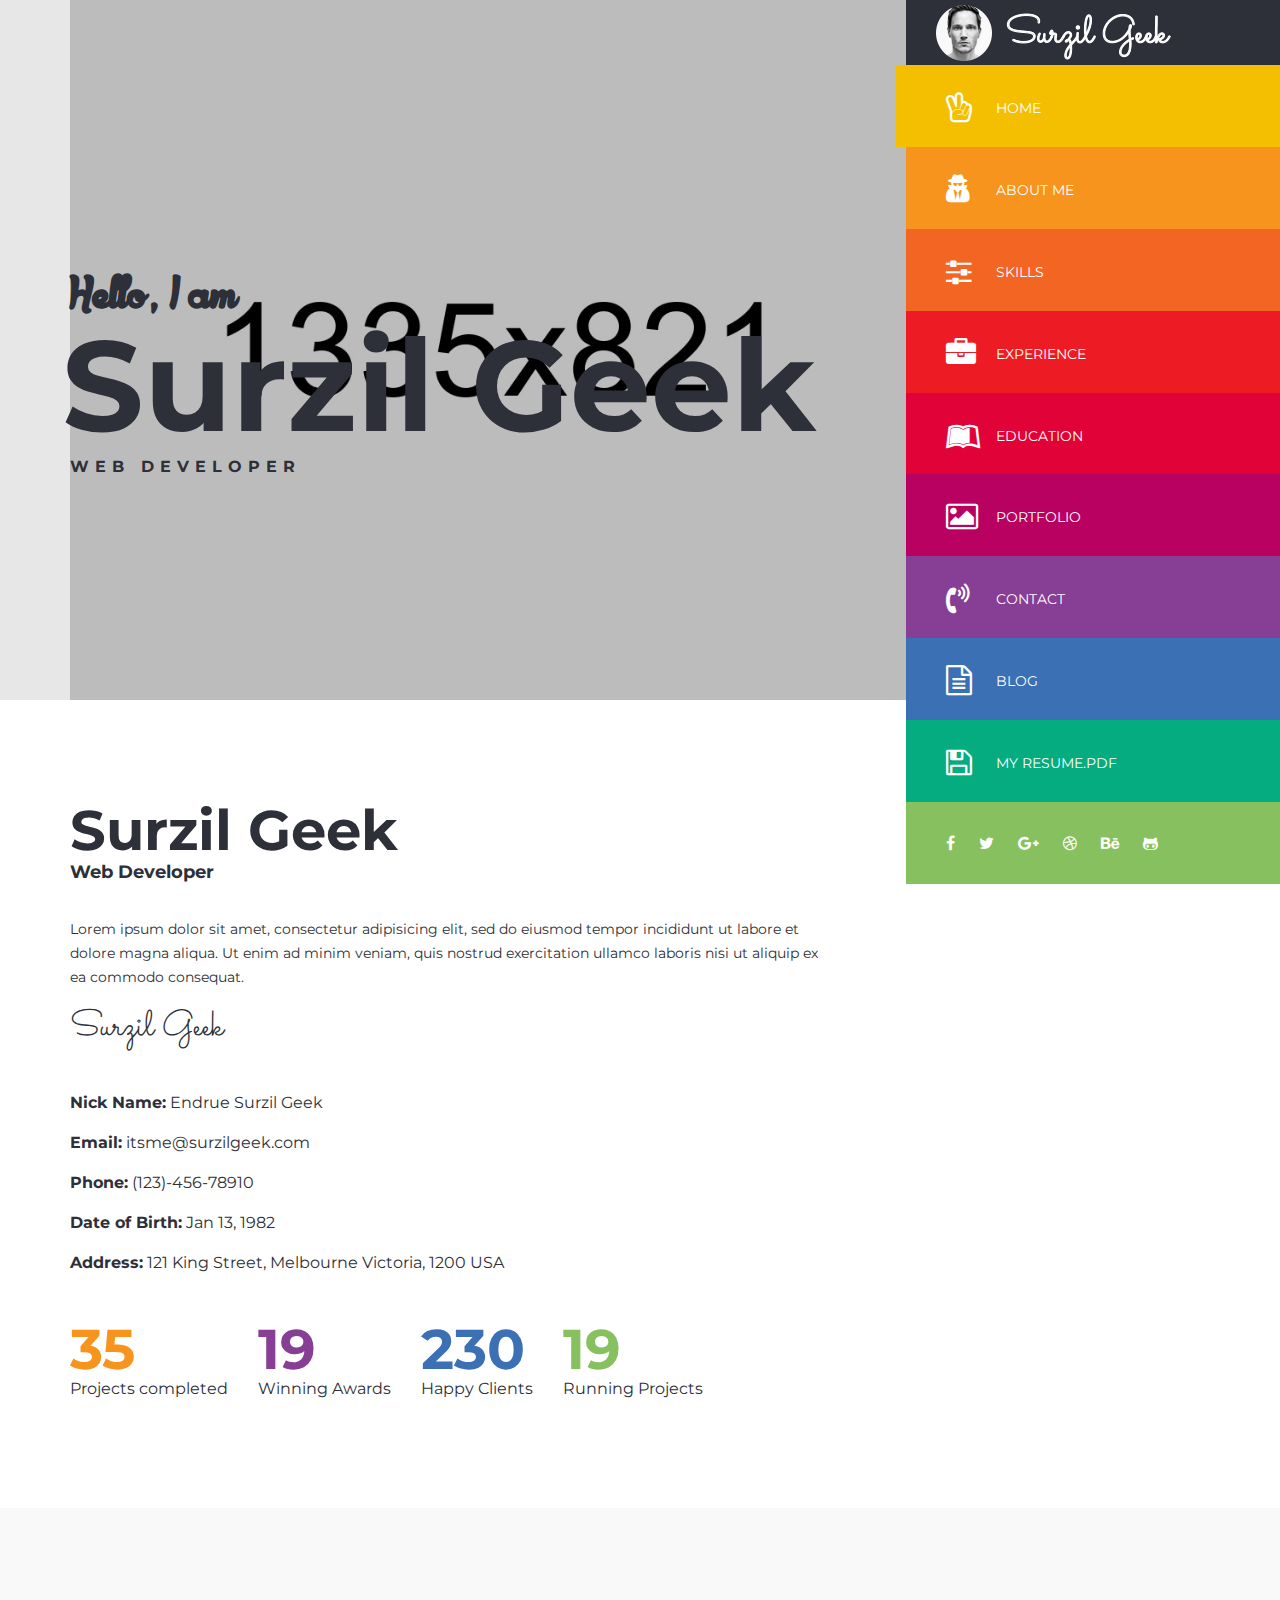
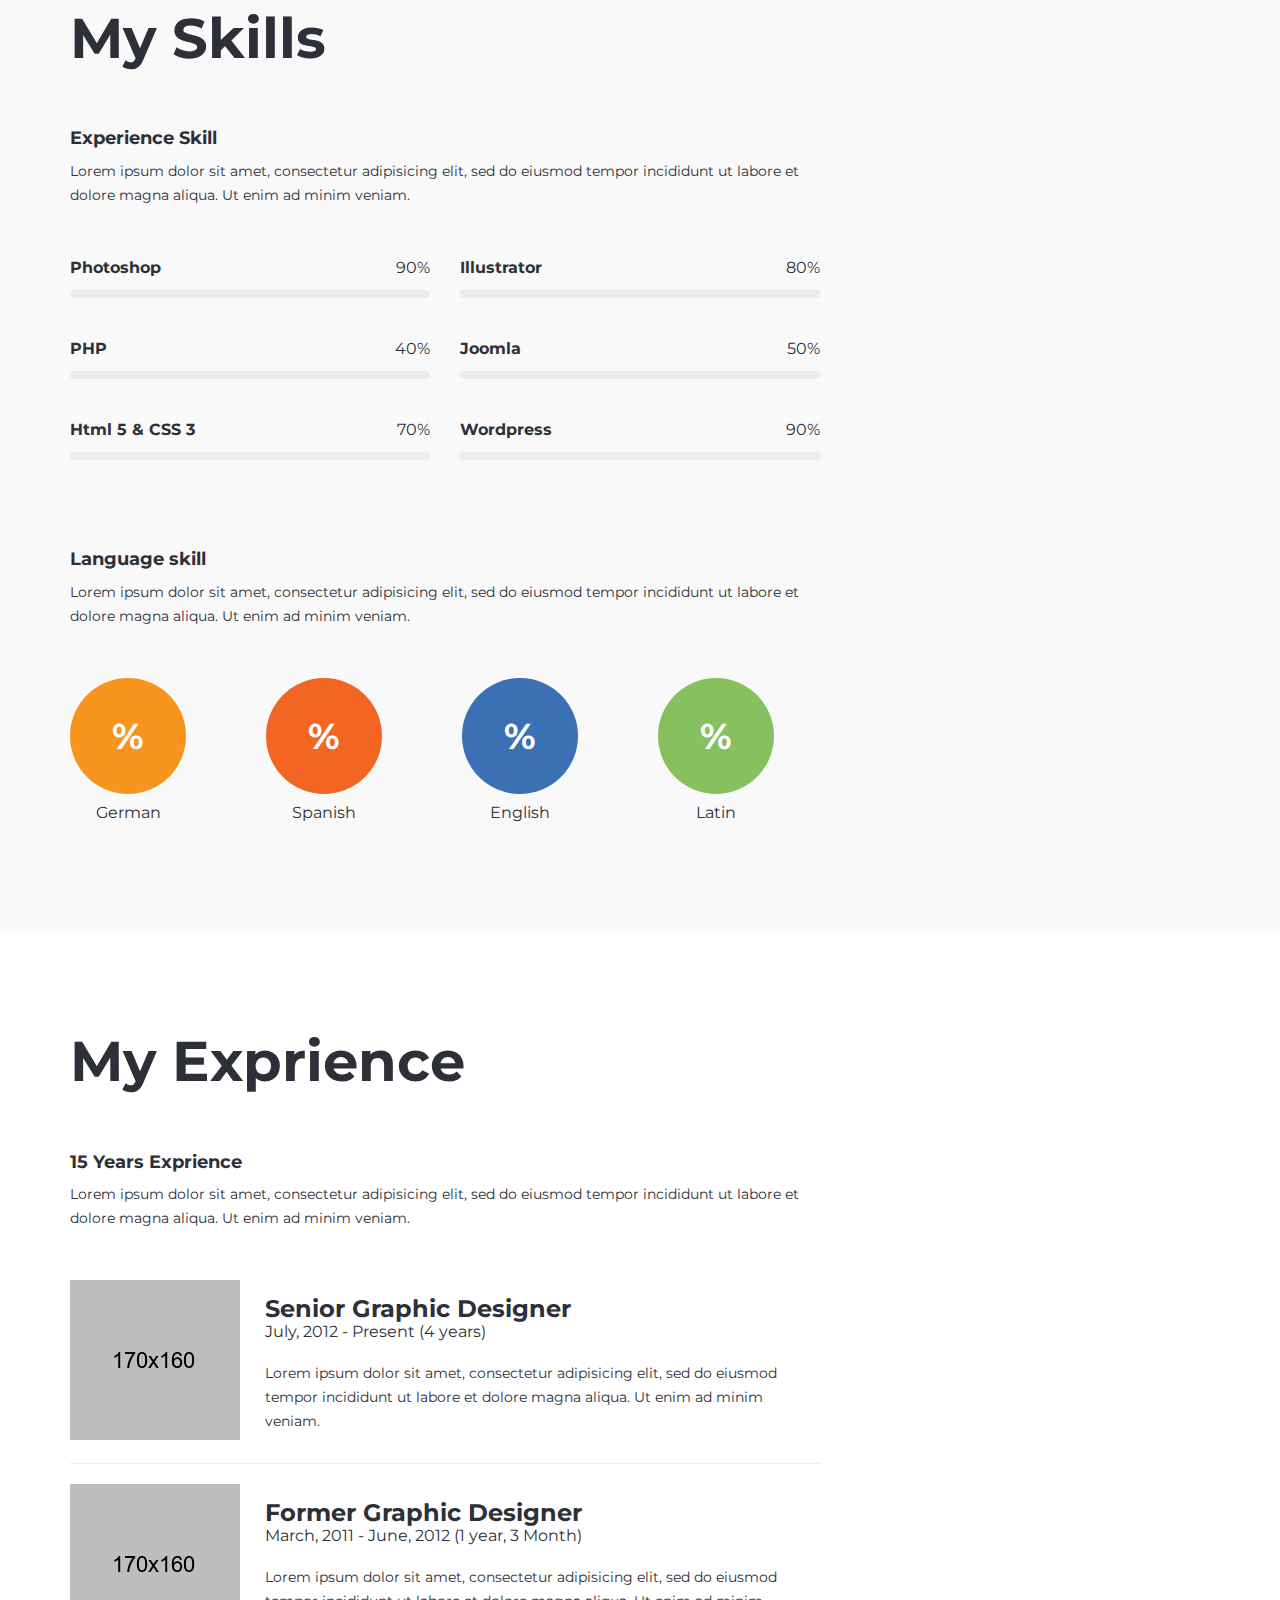
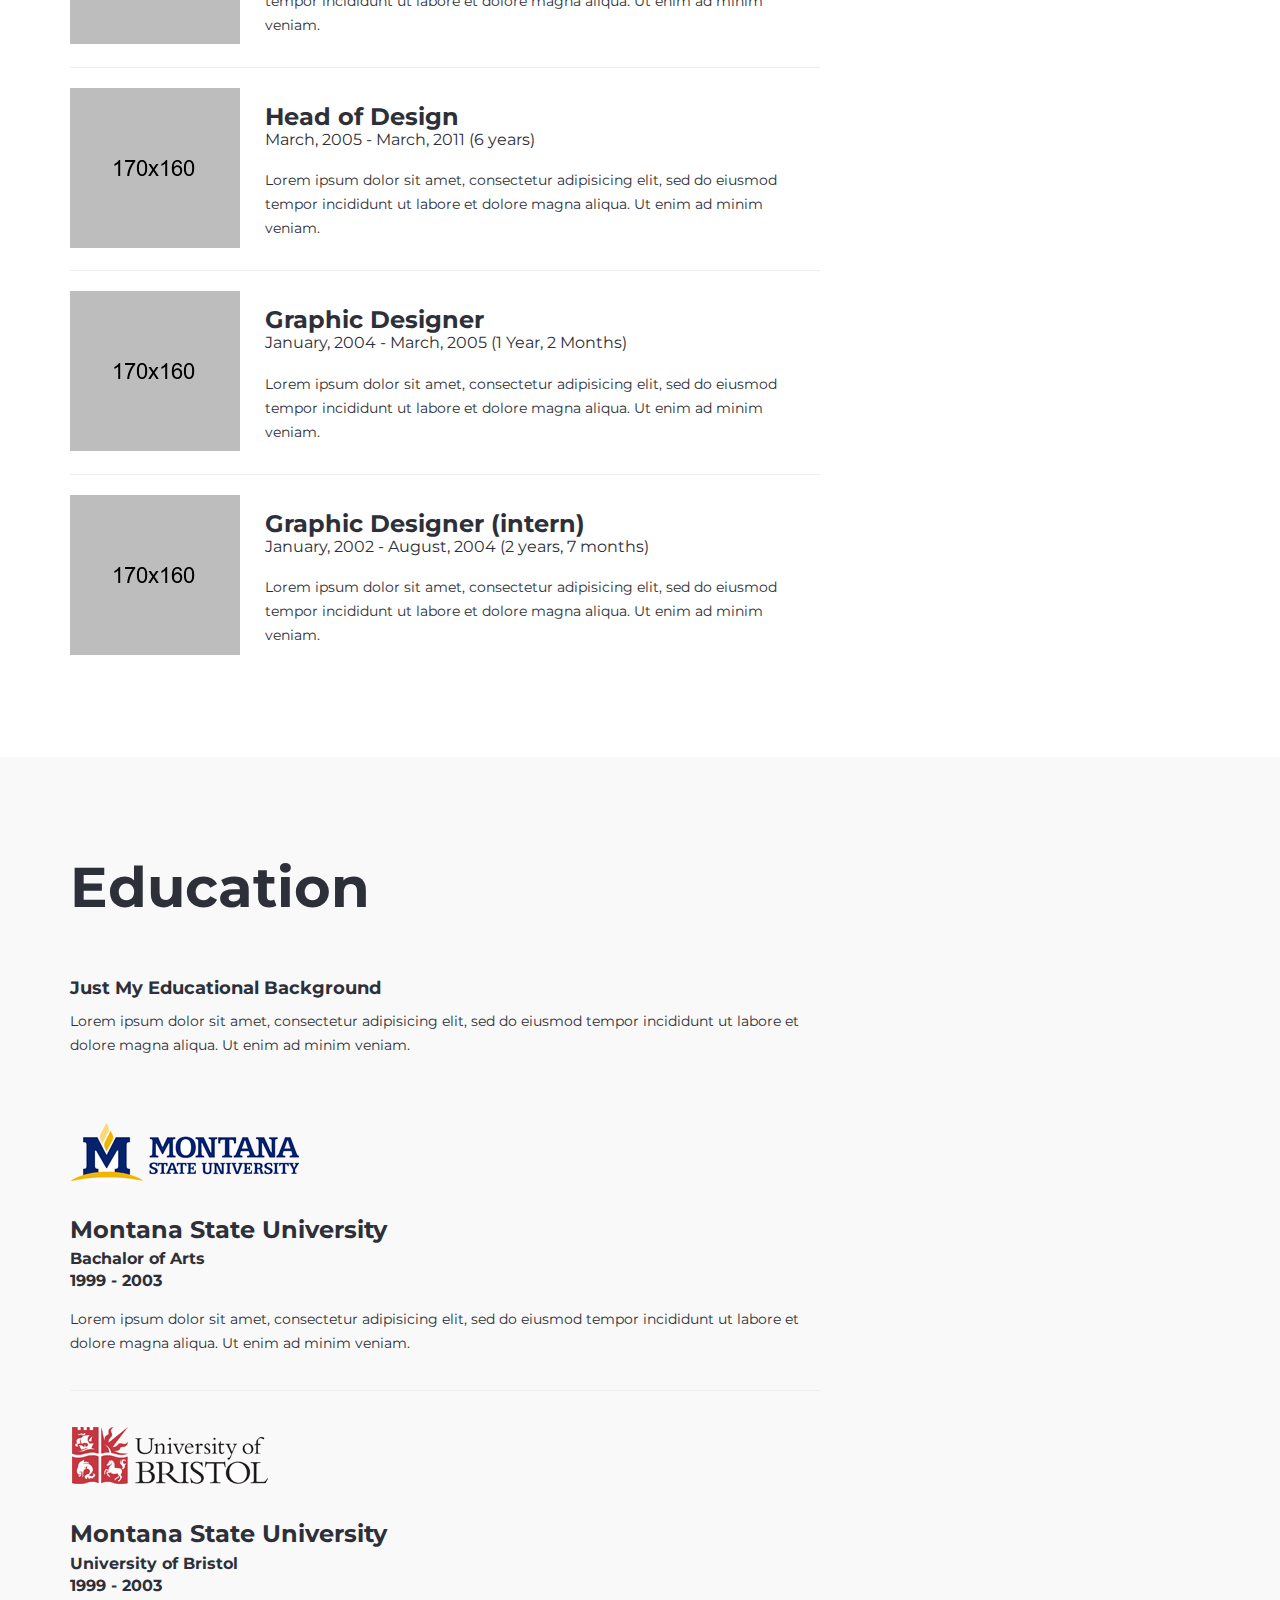
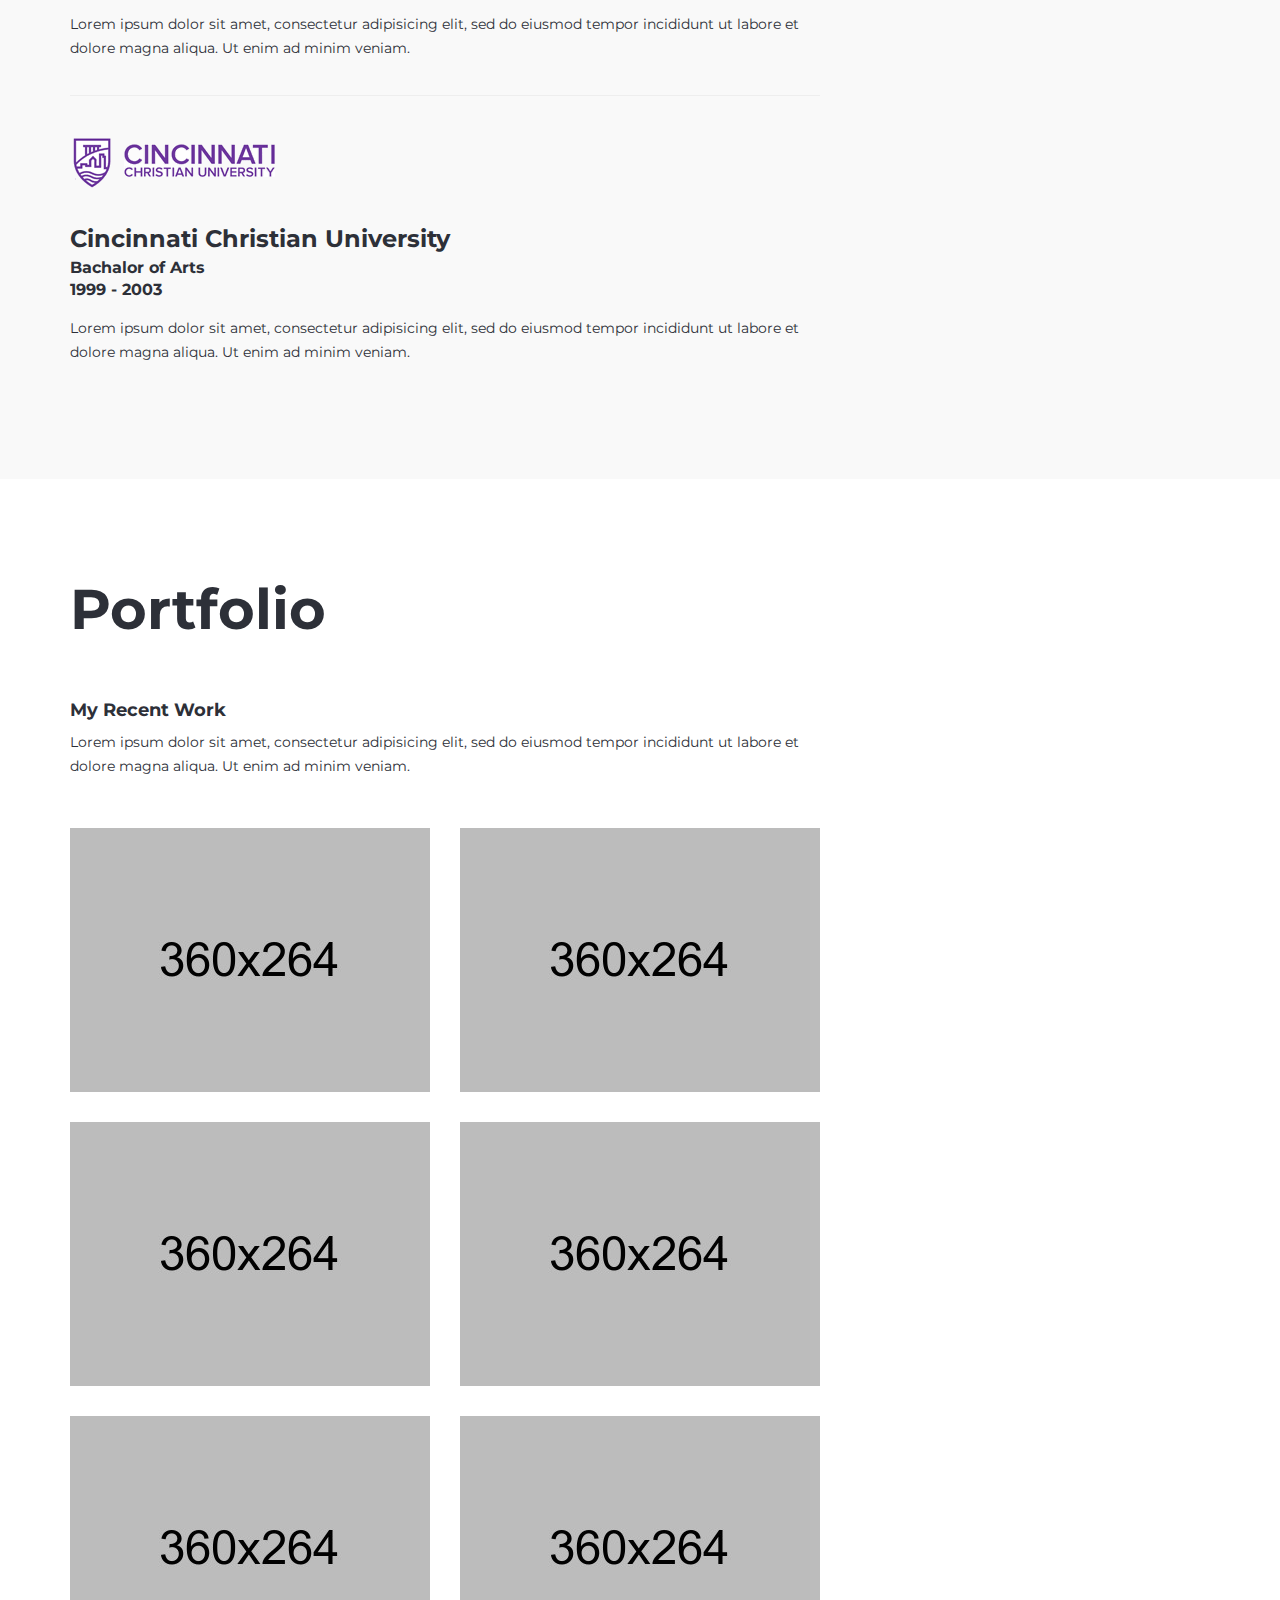
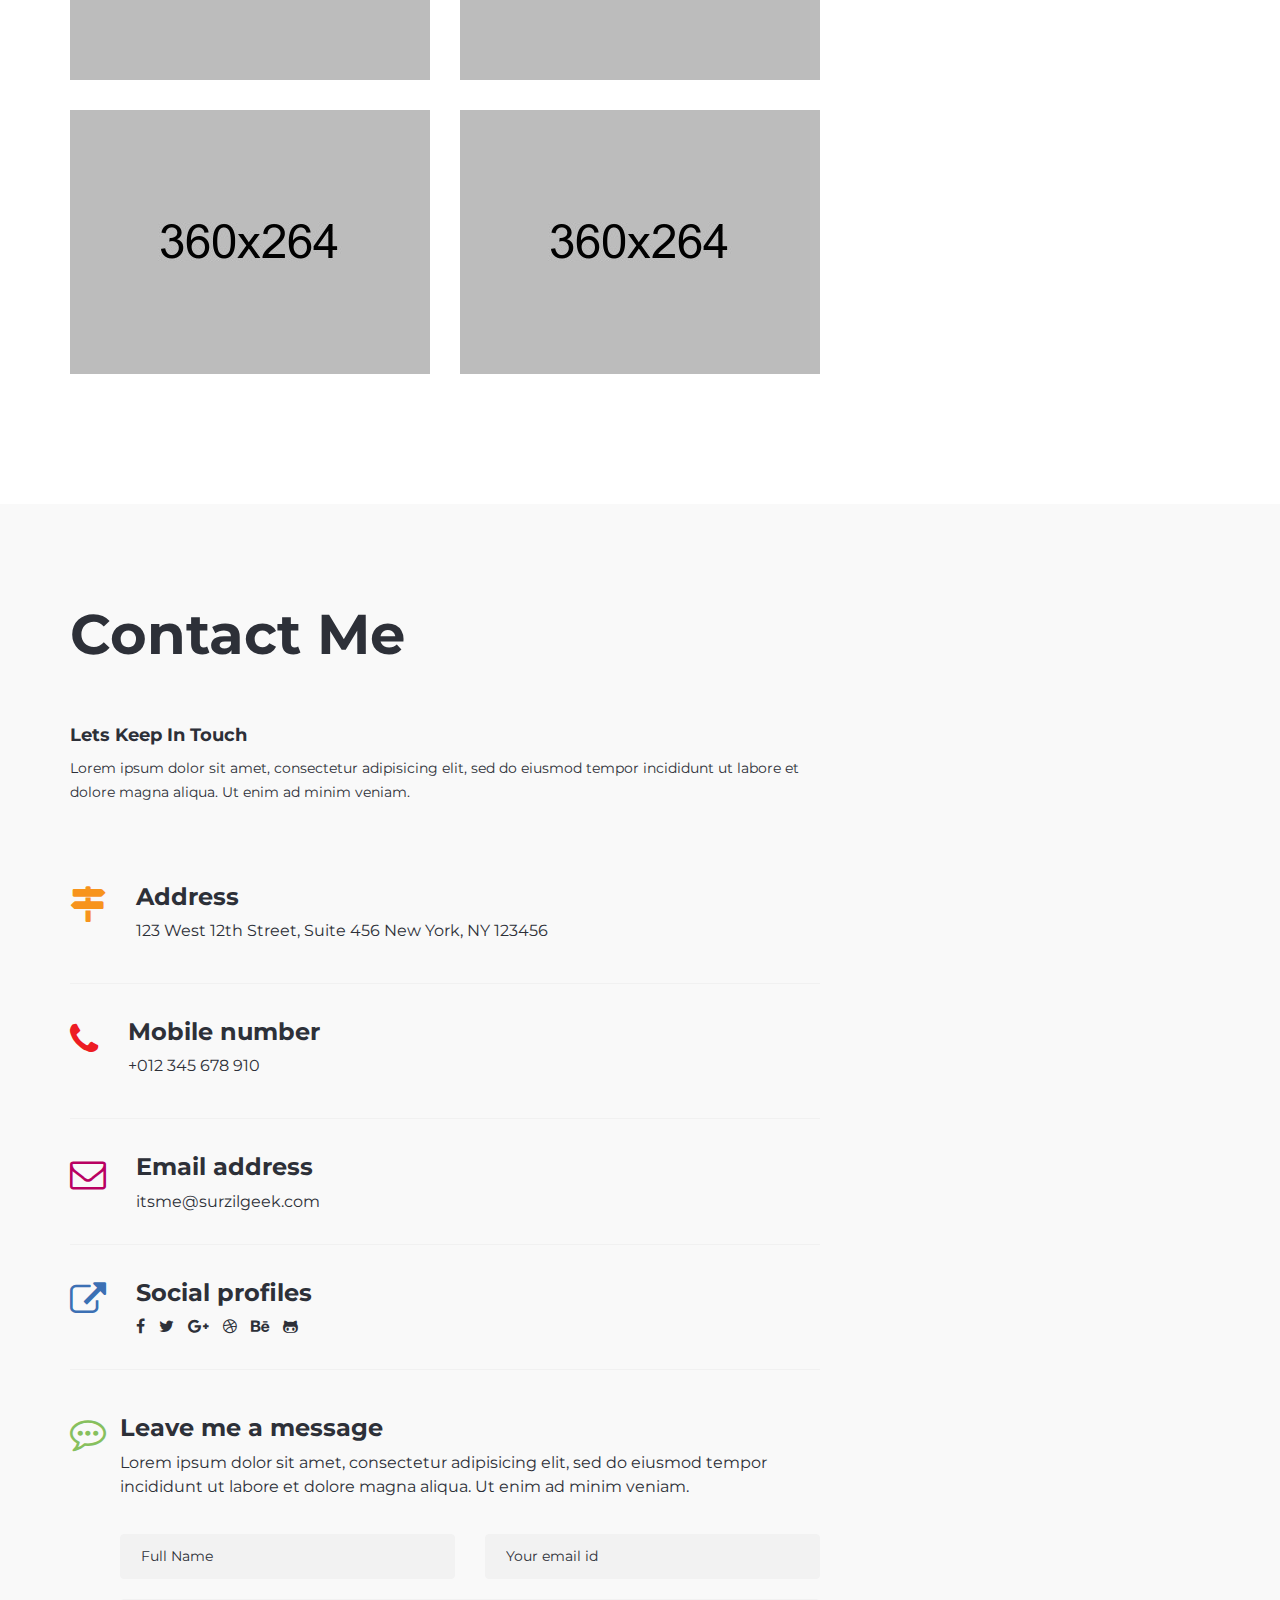
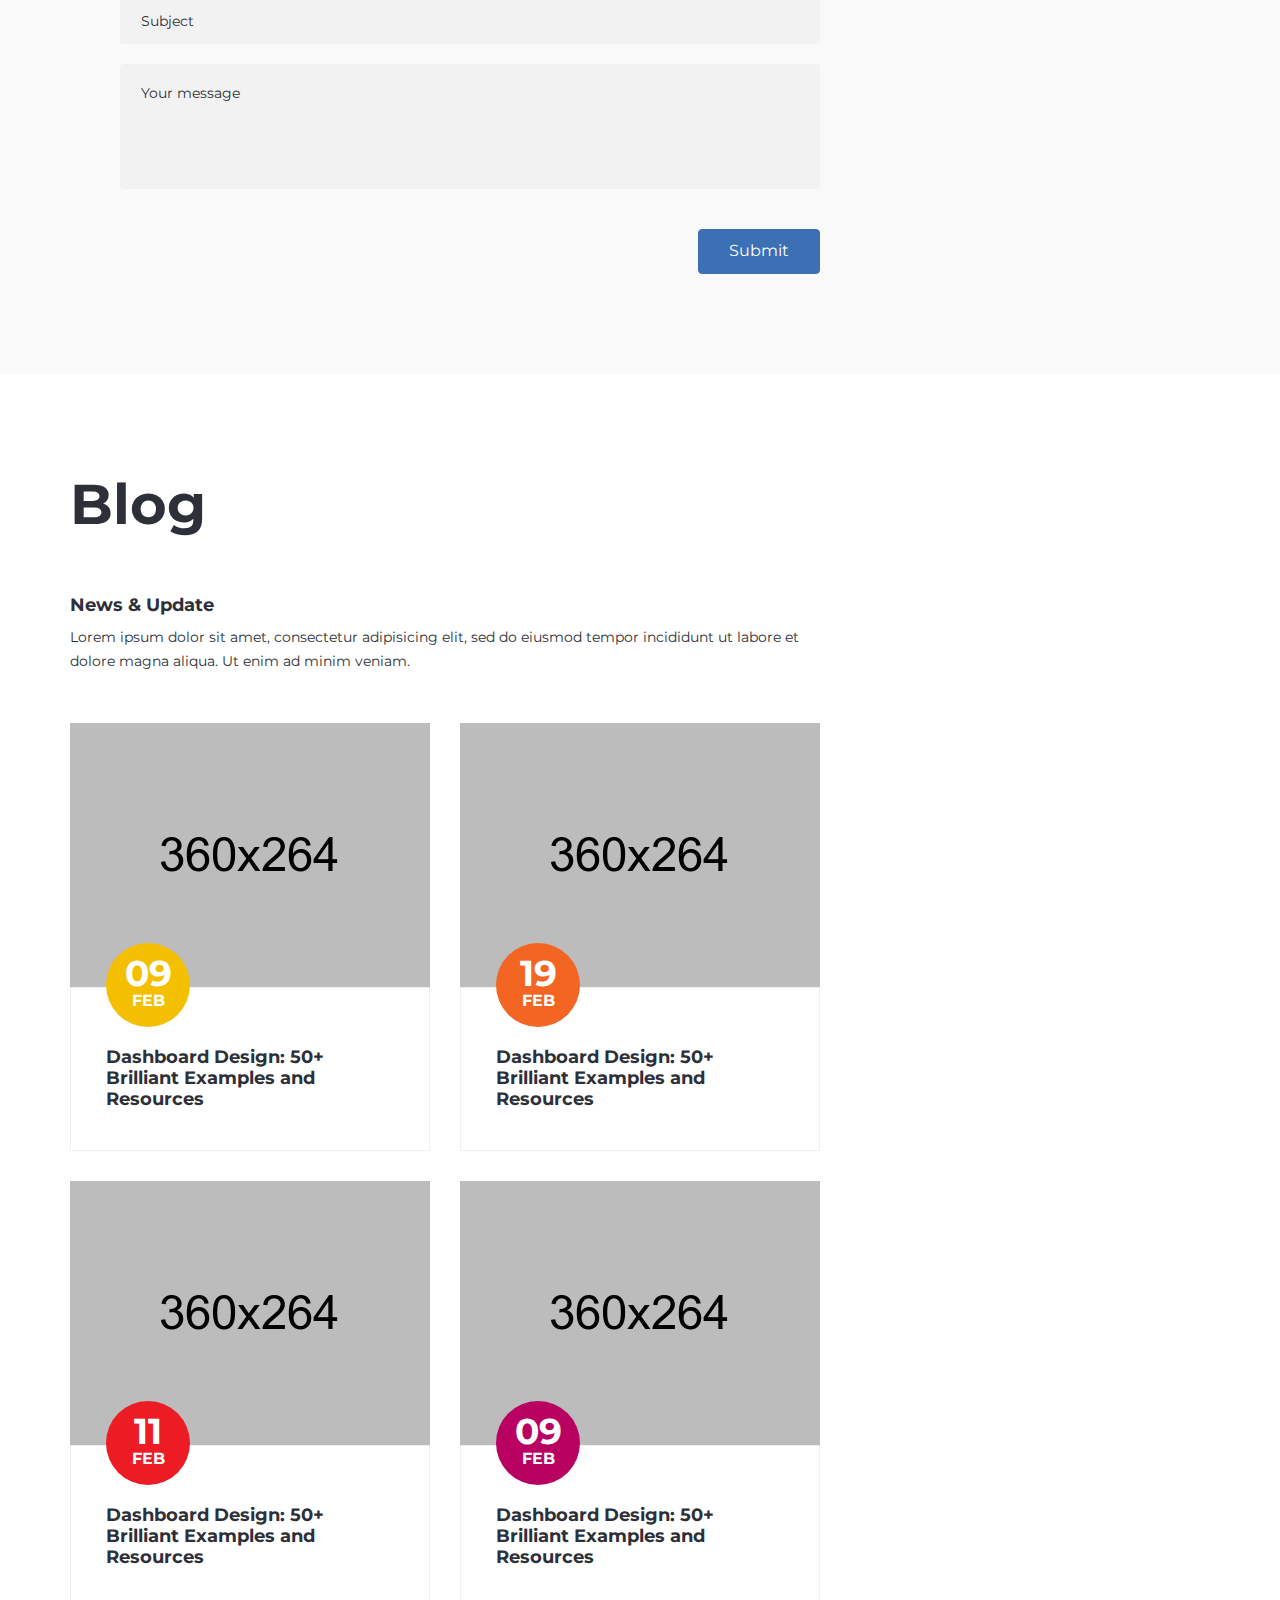
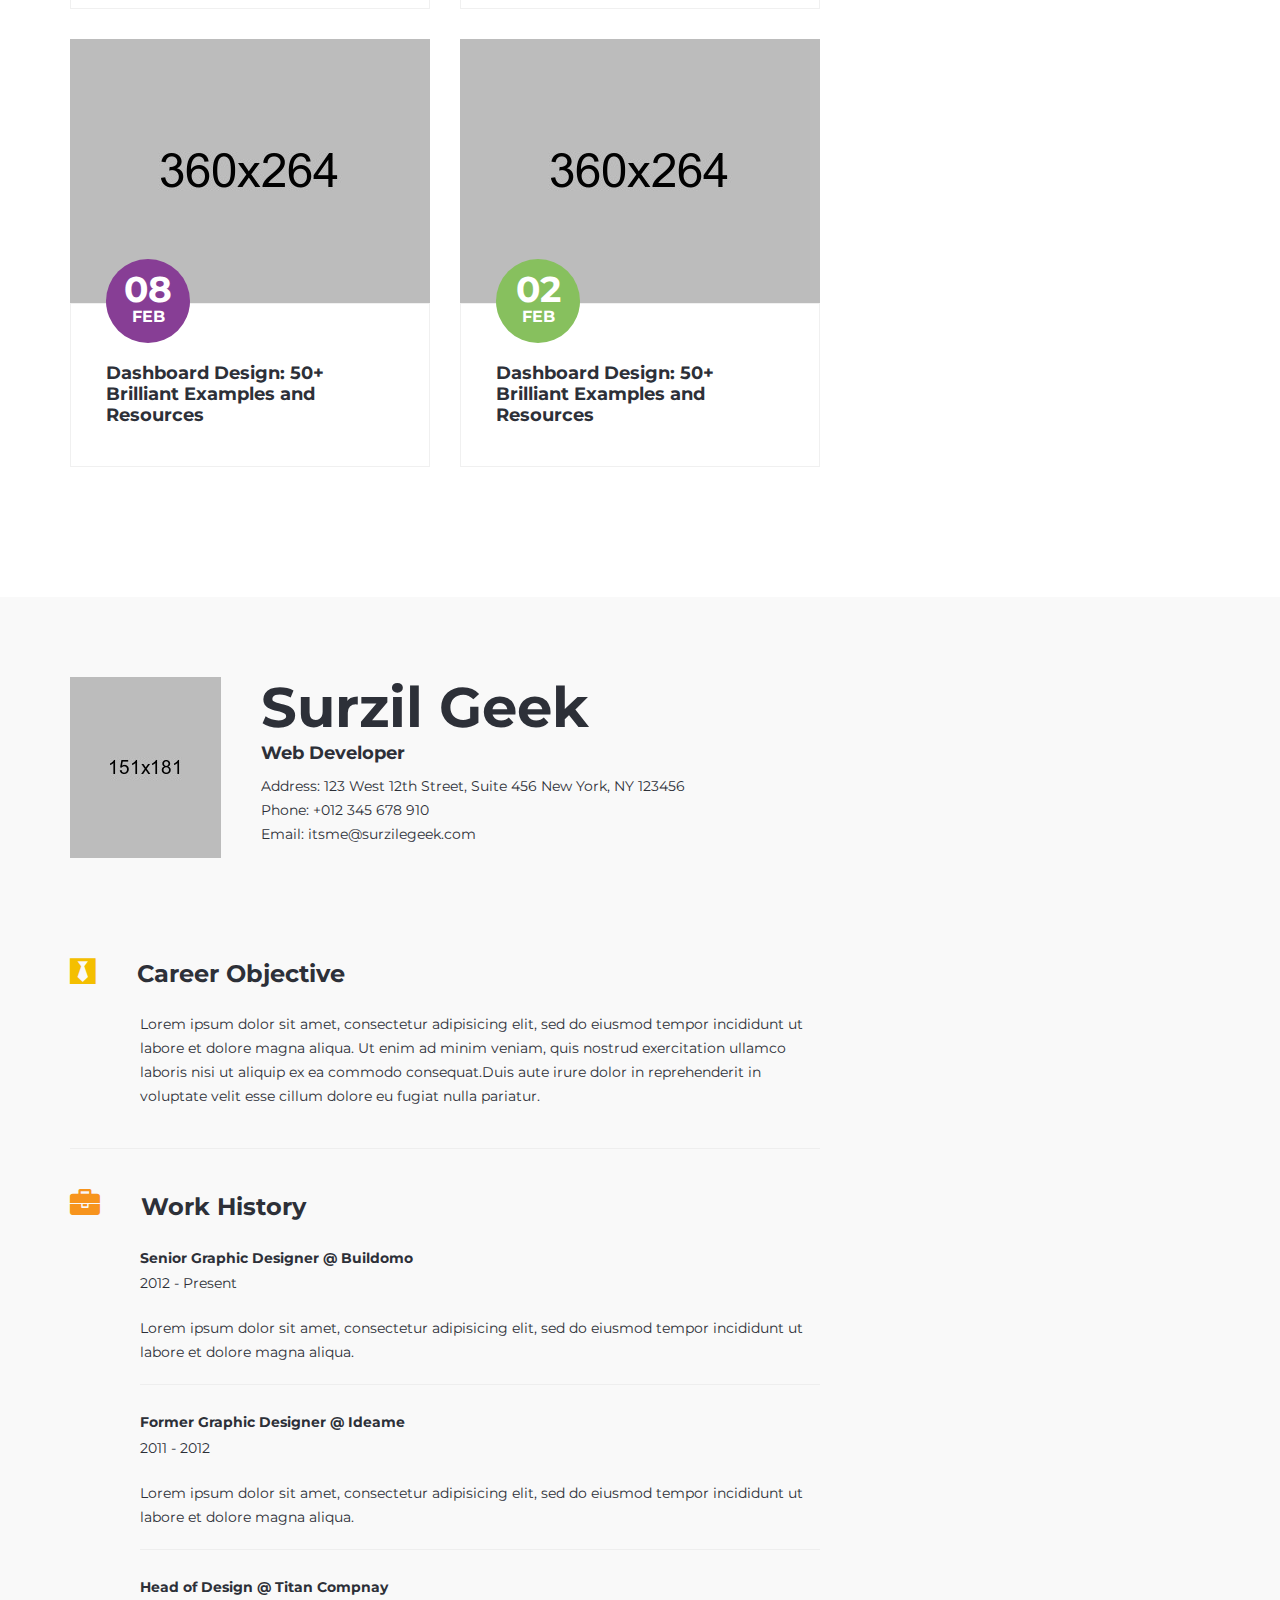
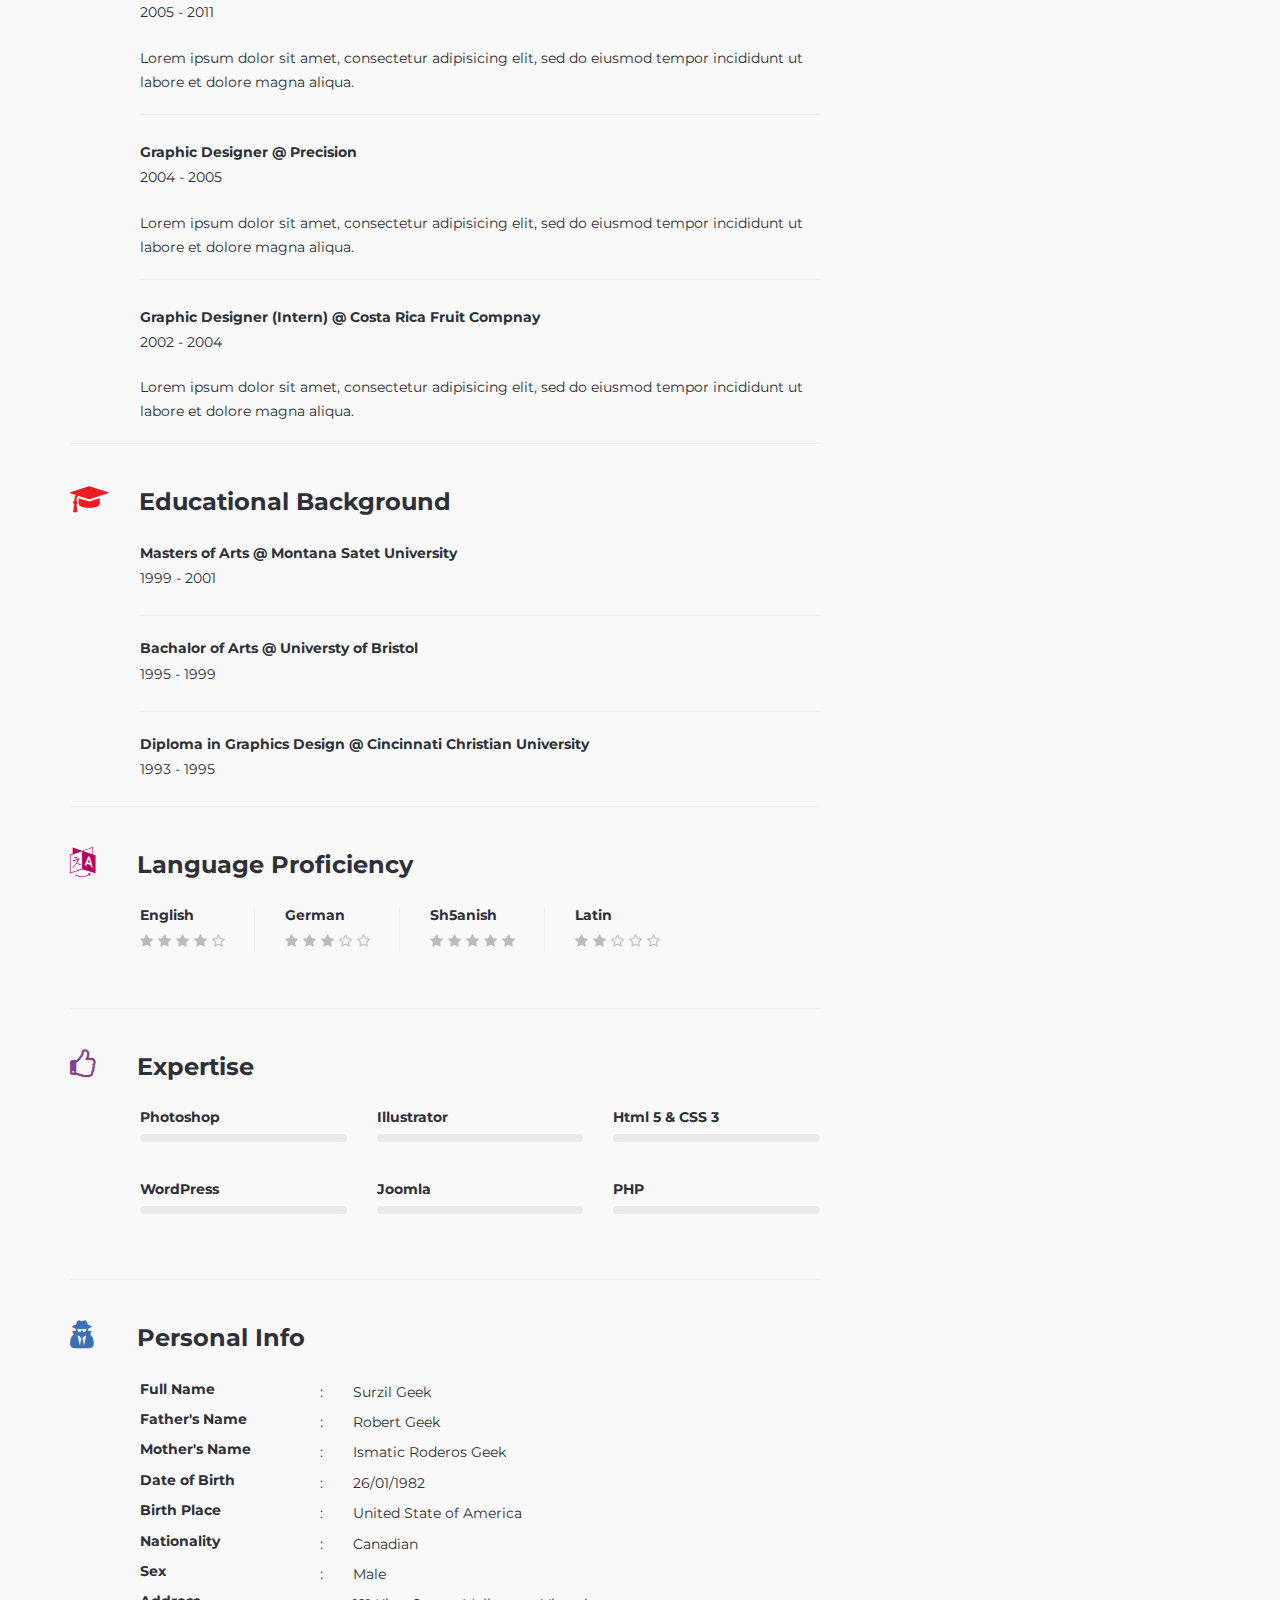
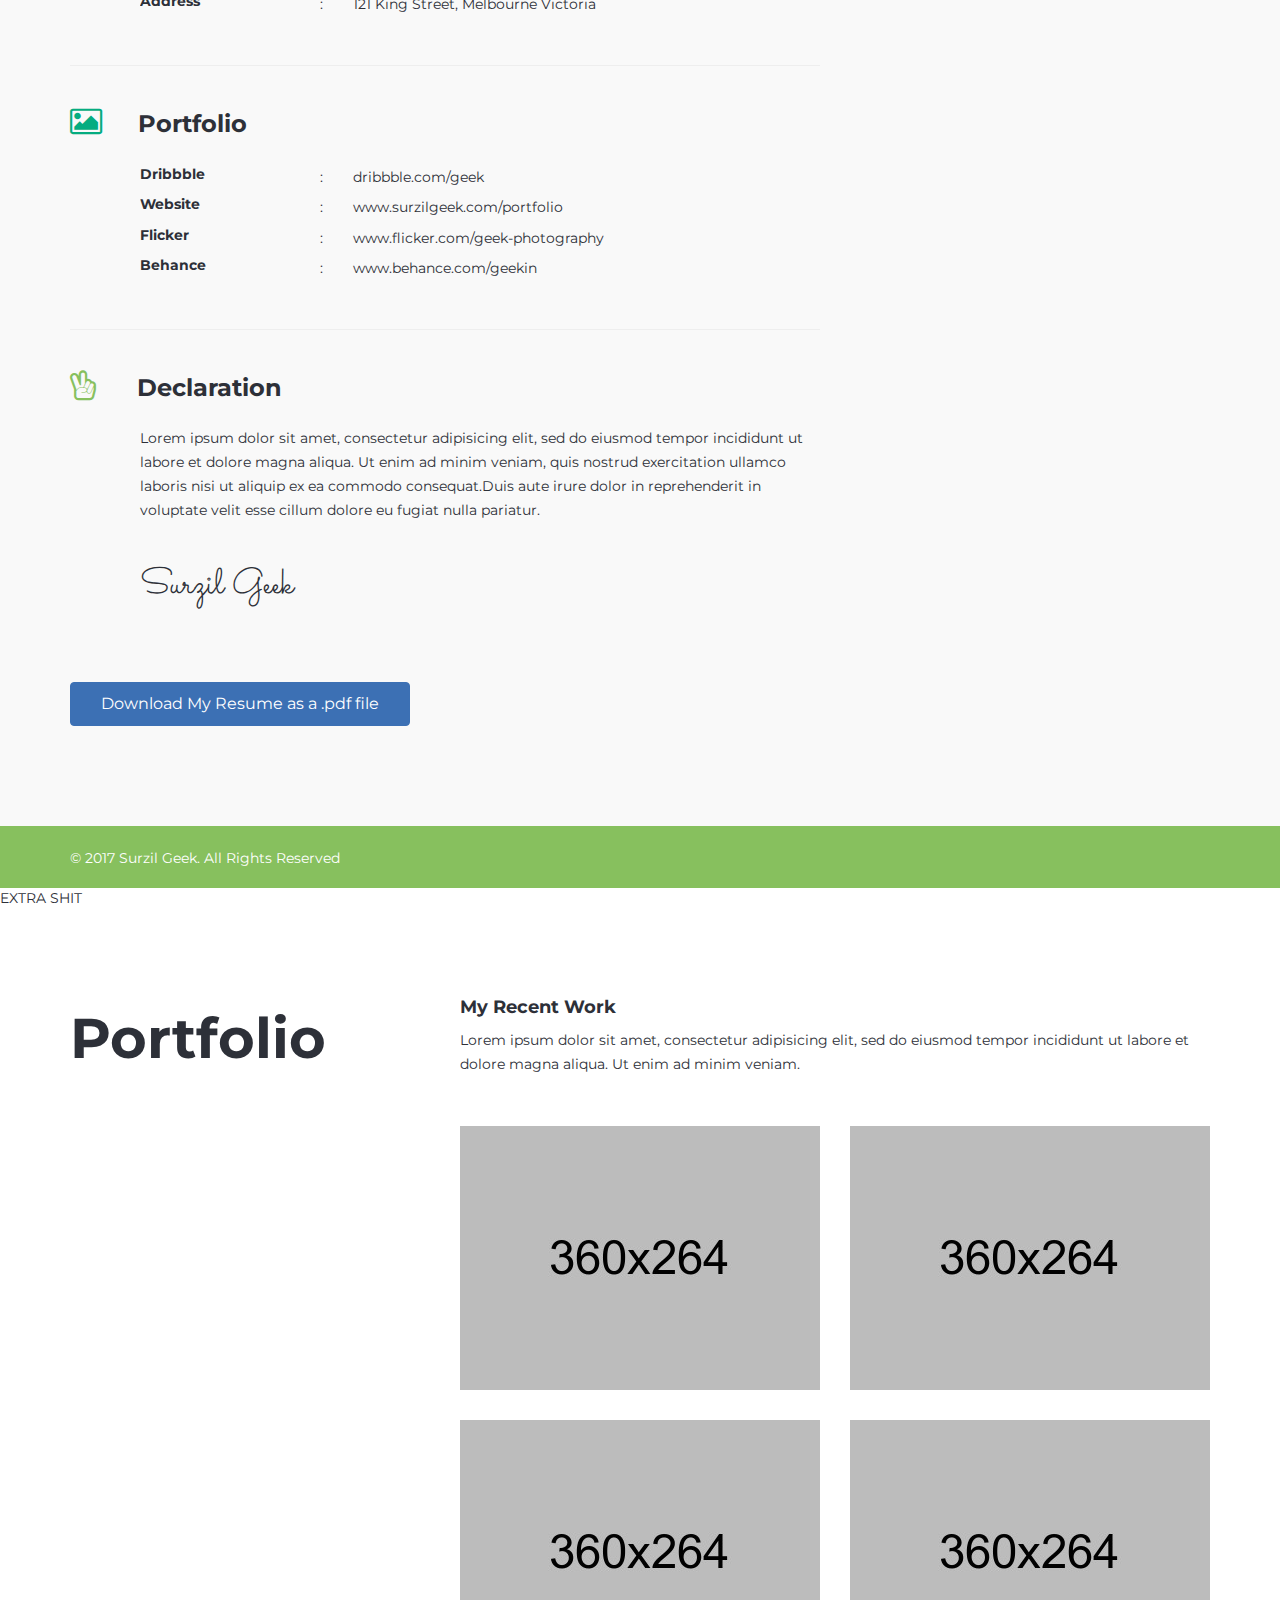
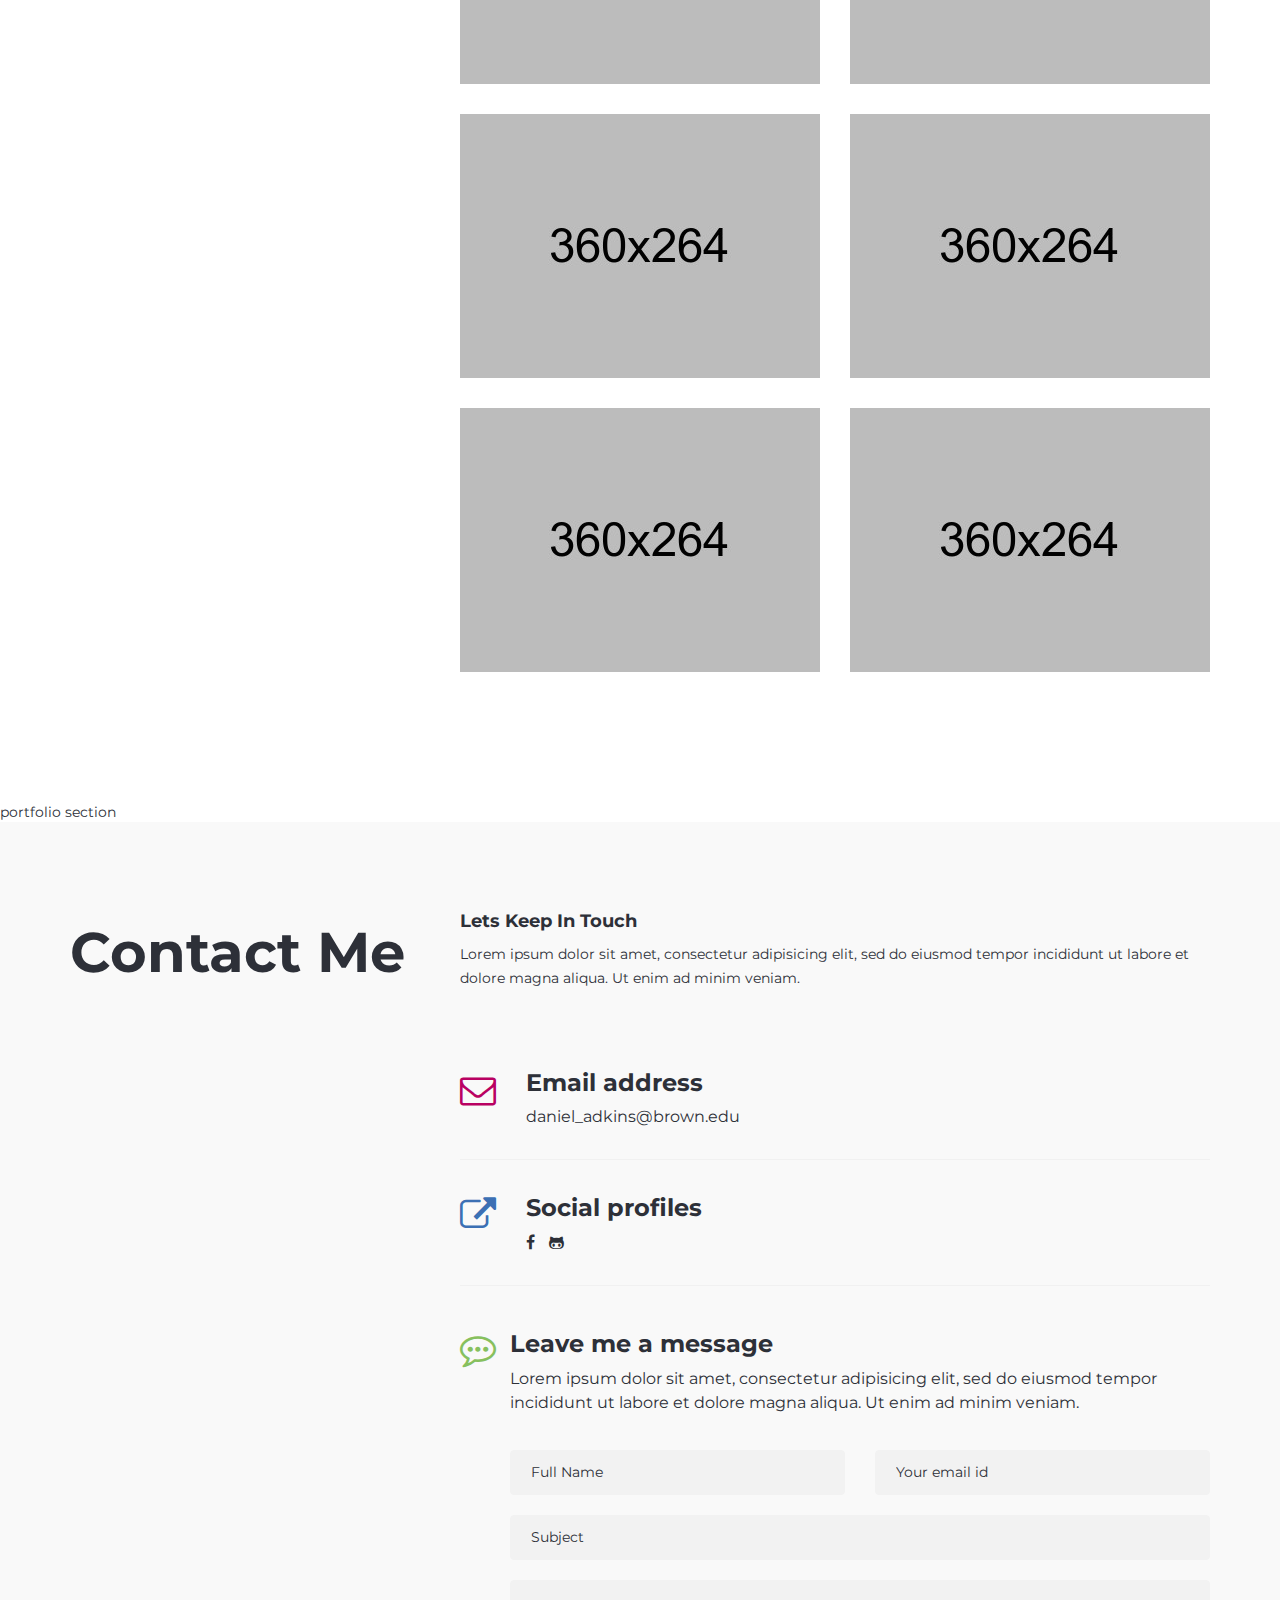
<file: personal/index-other.html>
<!DOCTYPE html>
<html lang="en">
    <head>
        <meta charset="utf-8">
        <meta http-equiv="X-UA-Compatible" content="IE=edge">
        <meta name="viewport" content="width=device-width, initial-scale=1">
        <meta name="author" content="Theme Region">
       	<meta name="description" content="">

        <title>Geek | Personal Portfolio & Resume HTML Template.</title>
		
		<!-- CSS -->
        <link rel="stylesheet" href="css/bootstrap.min.css">
        <link rel="stylesheet" href="css/font-awesome.min.css">       
        <link rel="stylesheet" href="css/magnific-popup.css">       
        <link rel="stylesheet" href="css/animate.css">       
        <link rel="stylesheet" href="css/main.css"> 
        <link rel="stylesheet" href="css/responsive.css"> 

        <!-- Fonts -->
        <link href="https://fonts.googleapis.com/css?family=Montserrat:400,700|Sacramento" rel="stylesheet">
		
        <!-- icons -->
        <link rel="icon" href="images/ico/favicon.ico"> 
        <link rel="apple-touch-icon-precomposed" sizes="144x144" href="../images/ico/apple-touch-icon-144-precomposed.png">
        <link rel="apple-touch-icon-precomposed" sizes="114x114" href="../images/ico/apple-touch-icon-114-precomposed.png">
        <link rel="apple-touch-icon-precomposed" sizes="72x72" href="../images/ico/apple-touch-icon-72-precomposed.png">
        <link rel="apple-touch-icon-precomposed" sizes="57x57" href="../images/ico/apple-touch-icon-57-precomposed.png">    

        <!-- HTML5 shim and Respond.js for IE8 support of HTML5 elements and media queries -->
        <!-- WARNING: Respond.js doesn't work if you view the page via file:// -->
        <!--[if lt IE 9]>
          <script src="https://oss.maxcdn.com/html5shiv/3.7.2/html5shiv.min.js"></script>
          <script src="https://oss.maxcdn.com/respond/1.4.2/respond.min.js"></script>
        <![endif]-->
    
    </head>
    <body>
        <div class="main-wrapper home-one">
            <div id="navigation" class="menu-one">
                <div class="navbar navbar-fixed-top">
                    <div class="navbar-header">
                        <button type="button" class="navbar-toggle collapsed" data-toggle="collapse" data-target=".navbar-collapse">
                            <span class="sr-only">Toggle navigation</span>
                            <span class="icon-bar"></span>
                            <span class="icon-bar"></span>
                            <span class="icon-bar"></span>
                        </button>
                        <div class="navbar-brand logo">
                            <a href="index.html"><img class="img-responsive" src="images/logo.png" alt="Image" ></a> 
                        </div> 
                    </div>
                                   
                    <nav id="mainmenu" class="collapse navbar-collapse">
                        <ul class="nav navbar-nav">          
                            <li  class="scroll current dropdown"><a href="#home-banner">
                                <span><i class="fa fa-hand-peace-o" aria-hidden="true"></i>Home</span></a>
                            </li>               
                            <li class="scroll"><a href="#about">
                                <span><i class="fa fa-user-secret" aria-hidden="true"></i>About me</span></a>
                            </li>               
                            <li class="scroll"><a href="#skill">
                                <span><i class="fa fa-sliders" aria-hidden="true"></i>Skills</span></a>
                             </li>     
                            <li class="scroll"><a href="#exprience">
                                <span><i class="fa fa-briefcase" aria-hidden="true"></i>Experience</span></a>
                            </li>               
                            <li class="scroll"><a href="#education">
                                <span><i class="fa fa-leanpub" aria-hidden="true"></i>Education</span></a>
                            </li>               
                            <li class="scroll"><a href="#portfolio">
                                <span><i class="fa fa-picture-o" aria-hidden="true"></i>Portfolio</span></a>
                            </li>                              
                            <li class="scroll"><a href="#contact">
                                <span><i class="fa fa-volume-control-phone" aria-hidden="true"></i>Contact</span></a>
                            </li>               
                            <li class="scroll"><a href="#blog">
                                <span><i class="fa fa-file-text-o" aria-hidden="true"></i>Blog</span></a>
                            </li>
                            <li class="scroll"><a href="#profile">
                                <span><i class="fa fa-floppy-o" aria-hidden="true"></i>My Resume.pdf</span></a>
                            </li>               
                            <li>
                                <ul class="social list-inline">
                                    <li><a href="#"><i class="fa fa-facebook" aria-hidden="true"></i></a></li>
                                    <li><a href="#"><i class="fa fa-twitter" aria-hidden="true"></i></a></li>
                                    <li><a href="#"><i class="fa fa-google-plus" aria-hidden="true"></i></a></li>
                                    <li><a href="#"><i class="fa fa-dribbble" aria-hidden="true"></i></a></li>
                                    <li><a href="#"><i class="fa fa-behance" aria-hidden="true"></i></a></li>
                                    <li><a href="#"><i class="fa fa-github-alt" aria-hidden="true"></i></a></li>
                                </ul>
                            </li>                                          
                        </ul>
                    </nav>
                </div><!-- navbar -->                                
            </div><!-- navigation -->

            <div id="home-banner" class="home-banner-one">
                <div class="container">
                    <div class="row">
                        <div class="col-sm-9">
                            <div class="banner-content">
                                <div class="banner-info">
                                    <h1>Hello, I am</h1>
                                    <h2>Surzil Geek</h2>
                                    <h3>Web Developer</h3>
                                </div>
                            </div>
                        </div>
                    </div><!-- row -->
                </div><!-- container -->
            </div><!-- home-banner --> 

            <div id="about" class="about-section section-padding">
                <div class="container">
                    <div class="row">
                        <div class="col-sm-8">
                            <div class="section-title">
                                <h1>Surzil Geek</h1>
                                <h4>Web Developer</h4>
                            </div>
                            <div class="about-info">
                                <p>Lorem ipsum dolor sit amet, consectetur adipisicing elit, sed do eiusmod tempor incididunt ut labore et dolore magna aliqua. Ut enim ad minim veniam, quis nostrud exercitation ullamco laboris nisi ut aliquip ex ea commodo consequat.</p>
                                <div class="signature">
                                    <h1>Surzil Geek</h1>
                                </div>
                            </div>
                            <address>
                                <p><span>Nick Name:</span> Endrue Surzil Geek</p>
                                <p><span>Email:</span> itsme@surzilgeek.com</p>
                                <p><span>Phone:</span> (123)-456-78910</p>
                                <p><span>Date of Birth:</span> Jan 13, 1982</p>
                                <p><span>Address:</span> 121 King Street, Melbourne Victoria, 1200 USA</p>
                            </address>
                            <ul class="achievement">
                                <li class="achievement-info">
                                    <span class="counter">35</span>
                                    <h4>Projects completed</h4>
                                </li> 
                                <li class="achievement-info">
                                    <span class="counter counter1">19</span>
                                    <h4>Winning Awards</h4>
                                </li> 
                                <li class="achievement-info">
                                    <span class="counter counter2">230</span>
                                    <h4>Happy Clients</h4>
                                </li> 
                                <li class="achievement-info">
                                    <span class="counter counter3">19</span>
                                    <h4>Running Projects</h4>
                                </li>                            
                            </ul>
                        </div>
                    </div><!-- row -->
                </div><!-- container -->
            </div><!-- about section -->

            <div id="skill" class="skill-section bg-color section-padding">
                <div class="container">
                    <div class="row">
                        <div class="col-sm-8">
                            <div class="section-content">
                                <div class="section-title">
                                    <h1>My Skills</h1>
                                </div>
                                <div class="text-info">
                                    <h4>Experience Skill</h4>
                                    <p>Lorem ipsum dolor sit amet, consectetur adipisicing elit, sed do eiusmod tempor incididunt ut labore et dolore magna aliqua. Ut enim ad minim veniam.</p>
                                </div>
                                <div class="progress-content">
                                    <div class="rating-bar bar-left">
                                        <label>Photoshop</label>
                                        <span class="rating-count pull-right">90%</span>
                                        <div class="skill-progress">
                                            <div class="progress">
                                                <div class="progress-bar" role="progressbar" aria-valuenow="90" aria-valuemin="0" aria-valuemax="100" >
                                                </div>
                                            </div>
                                        </div>
                                        <label>PHP</label>
                                        <span class="rating-count pull-right">40%</span>
                                        <div class="skill-progress">
                                            <div class="progress">
                                                <div class="progress-bar bar1" role="progressbar" aria-valuenow="40" aria-valuemin="0" aria-valuemax="100" >
                                                </div>
                                            </div>
                                        </div>
                                        <label>Html 5 & CSS 3</label>
                                        <span class="rating-count pull-right">70%</span>
                                        <div class="skill-progress">
                                            <div class="progress">
                                                <div class="progress-bar bar2" role="progressbar" aria-valuenow="70" aria-valuemin="0" aria-valuemax="100" >
                                                </div>
                                            </div>
                                        </div>
                                    </div>                                

                                    <div class="skill rating-bar bar-right">
                                        <label>Illustrator</label>
                                        <span class="rating-count pull-right">80%</span>
                                        <div class="skill-progress">
                                            <div class="progress">
                                                <div class="progress-bar bar3" role="progressbar" aria-valuenow="80" aria-valuemin="0" aria-valuemax="100" >
                                                </div>
                                            </div>
                                        </div>
                                        <label>Joomla</label>
                                        <span class="rating-count pull-right">50%</span>
                                        <div class="skill-progress">
                                            <div class="progress">
                                                <div class="progress-bar bar4" role="progressbar" aria-valuenow="50" aria-valuemin="0" aria-valuemax="100" >
                                                </div>
                                            </div>
                                        </div>
                                        <label>Wordpress</label>
                                        <span class="rating-count pull-right">90%</span>
                                        <div class="skill-progress">
                                            <div class="progress">
                                                <div class="progress-bar bar5" role="progressbar" aria-valuenow="90" aria-valuemin="0" aria-valuemax="100" >
                                                </div>
                                            </div>
                                        </div>
                                    </div> 
                                </div>                               

                                <div class="language-skill">
                                    <div class="text-info">
                                        <h4>Language skill</h4>
                                        <p>Lorem ipsum dolor sit amet, consectetur adipisicing elit, sed do eiusmod tempor incididunt ut labore et dolore magna aliqua. Ut enim ad minim veniam.</p>
                                    </div>
                                    <ul>
                                        <li class="chart" data-percent="100">
                                            <span class="percent"></span>
                                            <h5>German</h5>
                                        </li>
                                        <li class="chart" data-percent="90">
                                            <span class="percent percent1"></span>
                                            <h5>Spanish</h5>
                                        </li>
                                        <li class="chart" data-percent="100">
                                            <span class="percent percent2"></span>
                                            <h5>English</h5>
                                        </li>
                                        <li class="chart" data-percent="30">
                                            <span class="percent percent3"></span>
                                            <h5>Latin</h5>
                                        </li>                                    
                                    </ul>
                                </div><!-- more skill -->                             
                            </div>                                             
                        </div>
                    </div><!-- row -->
                </div><!-- container -->
            </div><!-- skill section -->

            <div id="exprience" class="exprience-section section-padding">
                <div class="container">
                    <div class="row">
                        <div class="col-sm-8">
                            <div class="section-title">
                                <h1>My Exprience</h1>
                            </div>
                            <div class="text-info">
                                <h4>15 Years Exprience</h4>
                                <p>Lorem ipsum dolor sit amet, consectetur adipisicing elit, sed do eiusmod tempor incididunt ut labore et dolore magna aliqua. Ut enim ad minim veniam.</p>
                            </div>
                            <div class="exprience">
                                <div class="exprience-image">
                                    <img class="img-responsive" src="images/exprience/1.png" alt="Image">
                                </div>
                                <div class="exprience-info">
                                    <h3>Senior Graphic Designer</h3>
                                    <h5>July, 2012 - Present (4 years)</h5>
                                    <p>Lorem ipsum dolor sit amet, consectetur adipisicing elit, sed do eiusmod tempor incididunt ut labore et dolore magna aliqua. Ut enim ad minim veniam.</p>
                                </div>                            
                            </div>
                            <hr>
                            <div class="exprience">
                                <div class="exprience-image">
                                    <img class="img-responsive" src="images/exprience/2.png" alt="Image">
                                </div>
                                <div class="exprience-info">
                                    <h3>Former Graphic Designer</h3>
                                    <h5>March, 2011 - June, 2012 (1 year, 3 Month)</h5>
                                    <p>Lorem ipsum dolor sit amet, consectetur adipisicing elit, sed do eiusmod tempor incididunt ut labore et dolore magna aliqua. Ut enim ad minim veniam.</p>
                                </div>                            
                            </div>
                            <hr>
                            <div class="exprience">
                                <div class="exprience-image">
                                    <img class="img-responsive" src="images/exprience/3.png" alt="Image">
                                </div>
                                <div class="exprience-info">
                                    <h3>Head of Design</h3>
                                    <h5>March, 2005 - March, 2011 (6 years)</h5>
                                    <p>Lorem ipsum dolor sit amet, consectetur adipisicing elit, sed do eiusmod tempor incididunt ut labore et dolore magna aliqua. Ut enim ad minim veniam.</p>
                                </div>                            
                            </div>
                            <hr>
                            <div class="exprience">
                                <div class="exprience-image">
                                    <img class="img-responsive" src="images/exprience/4.png" alt="Image">
                                </div>
                                <div class="exprience-info">
                                    <h3>Graphic Designer</h3>
                                    <h5>January, 2004 - March, 2005 (1 Year, 2 Months)</h5>
                                    <p>Lorem ipsum dolor sit amet, consectetur adipisicing elit, sed do eiusmod tempor incididunt ut labore et dolore magna aliqua. Ut enim ad minim veniam.</p>
                                </div>                            
                            </div>
                            <hr>
                            <div class="exprience">
                                <div class="exprience-image">
                                    <img class="img-responsive" src="images/exprience/5.png" alt="Image">
                                </div>
                                <div class="exprience-info">
                                    <h3>Graphic Designer (intern)</h3>
                                    <h5>January, 2002 - August, 2004 (2 years, 7 months)</h5>
                                    <p>Lorem ipsum dolor sit amet, consectetur adipisicing elit, sed do eiusmod tempor incididunt ut labore et dolore magna aliqua. Ut enim ad minim veniam.</p>
                                </div>                            
                            </div>
                        </div>
                    </div><!-- row -->
                </div><!-- container -->
            </div><!-- exprience section -->

            <div id="education" class="education-section bg-color section-padding">
                <div class="container">
                    <div class="row">
                        <div class="col-sm-8">
                            <div class="section-content">
                                <div class="section-title">
                                    <h1>Education</h1>
                                </div>
                                <div class="text-info">
                                    <h4>Just My Educational Background</h4>
                                    <p>Lorem ipsum dolor sit amet, consectetur adipisicing elit, sed do eiusmod tempor incididunt ut labore et dolore magna aliqua. Ut enim ad minim veniam.</p>
                                </div>
                                <div class="education-info">
                                    <img class="img-responsive" src="images/education/1.png" alt="Image">
                                    <h3>Montana State University</h3>
                                    <h5>Bachalor of Arts</h5>
                                    <h6>1999 - 2003</h6>
                                    <p>Lorem ipsum dolor sit amet, consectetur adipisicing elit, sed do eiusmod tempor incididunt ut labore et dolore magna aliqua. Ut enim ad minim veniam.</p>
                                </div>
                                <hr>
                                <div class="education-info">
                                    <img class="img-responsive" src="images/education/2.png" alt="Image">
                                    <h3>Montana State University</h3>
                                    <h5>University of Bristol</h5>
                                    <h6>1999 - 2003</h6>
                                    <p>Lorem ipsum dolor sit amet, consectetur adipisicing elit, sed do eiusmod tempor incididunt ut labore et dolore magna aliqua. Ut enim ad minim veniam.</p>
                                </div>
                                <hr>
                                <div class="education-info">
                                    <img class="img-responsive" src="images/education/3.png" alt="Image">
                                    <h3>Cincinnati Christian University</h3>
                                    <h5>Bachalor of Arts</h5>
                                    <h6>1999 - 2003</h6>
                                    <p>Lorem ipsum dolor sit amet, consectetur adipisicing elit, sed do eiusmod tempor incididunt ut labore et dolore magna aliqua. Ut enim ad minim veniam.</p>
                                </div>
                            </div>
                        </div>
                    </div><!-- row -->
                </div><!-- container -->
            </div><!-- education section -->

            <div id="portfolio" class="portfolio-section section-padding">
                <div class="container">
                    <div class="row">
                        <div class="col-sm-8">
                            <div class="section-title">
                                <h1>Portfolio</h1>
                            </div>
                            <div class="text-info">
                                <h4>My Recent Work</h4>
                                <p>Lorem ipsum dolor sit amet, consectetur adipisicing elit, sed do eiusmod tempor incididunt ut labore et dolore magna aliqua. Ut enim ad minim veniam.</p>
                            </div>
                            <div class="portfolio-content">
                                <div class="row">
                                    <div class="col-sm-6">
                                        <div class="portfolio-item">
                                            <img class="img-responsive" src="images/portfolio/1.jpg" alt="Image">
                                            <div class="portfolio-overlay">
                                                <div class="portfolio-info">
                                                    <a href="images/portfolio/1.jpg"><i class="fa fa-camera-retro" aria-hidden="true"></i></a>
                                                    <h3>Book Cover</h3>
                                                    <p>Print Design</p>
                                                </div>
                                            </div>
                                        </div>
                                    </div>
                                    <div class="col-sm-6">
                                        <div class="portfolio-item">
                                            <img class="img-responsive" src="images/portfolio/2.jpg" alt="Image">
                                            <div class="portfolio-overlay">
                                                <div class="portfolio-info">
                                                    <a href="images/portfolio/2.jpg"><i class="fa fa-camera-retro" aria-hidden="true"></i></a>
                                                    <h3>Book Cover</h3>
                                                    <p>Print Design</p>
                                                </div>
                                            </div>
                                        </div>
                                    </div>
                                    <div class="col-sm-6">
                                        <div class="portfolio-item">
                                            <img class="img-responsive" src="images/portfolio/3.jpg" alt="Image">
                                            <div class="portfolio-overlay">
                                                <div class="portfolio-info">
                                                    <a href="images/portfolio/3.jpg"><i class="fa fa-camera-retro" aria-hidden="true"></i></a>
                                                    <h3>Book Cover</h3>
                                                    <p>Print Design</p>
                                                </div>
                                            </div>
                                        </div>
                                    </div>
                                    <div class="col-sm-6">
                                        <div class="portfolio-item">
                                            <img class="img-responsive" src="images/portfolio/4.jpg" alt="Image">
                                            <div class="portfolio-overlay">
                                                <div class="portfolio-info">
                                                    <a href="images/portfolio/4.jpg"><i class="fa fa-camera-retro" aria-hidden="true"></i></a>
                                                    <h3>Book Cover</h3>
                                                    <p>Print Design</p>
                                                </div>
                                            </div>
                                        </div>
                                    </div>
                                    <div class="col-sm-6">
                                        <div class="portfolio-item">
                                            <img class="img-responsive" src="images/portfolio/5.jpg" alt="Image">
                                            <div class="portfolio-overlay">
                                                <div class="portfolio-info">
                                                    <a href="images/portfolio/5.jpg"><i class="fa fa-camera-retro" aria-hidden="true"></i></a>
                                                    <h3>Book Cover</h3>
                                                    <p>Print Design</p>
                                                </div>
                                            </div>
                                        </div>
                                    </div>
                                    <div class="col-sm-6">
                                        <div class="portfolio-item">
                                            <img class="img-responsive" src="images/portfolio/6.jpg" alt="Image">
                                            <div class="portfolio-overlay">
                                                <div class="portfolio-info">
                                                    <a href="images/portfolio/6.jpg"><i class="fa fa-camera-retro" aria-hidden="true"></i></a>
                                                    <h3>Book Cover</h3>
                                                    <p>Print Design</p>
                                                </div>
                                            </div>
                                        </div>
                                    </div>
                                    <div class="col-sm-6">
                                        <div class="portfolio-item">
                                            <img class="img-responsive" src="images/portfolio/7.jpg" alt="Image">
                                            <div class="portfolio-overlay">
                                                <div class="portfolio-info">
                                                    <a href="images/portfolio/7.jpg"><i class="fa fa-camera-retro" aria-hidden="true"></i></a>
                                                    <h3>Book Cover</h3>
                                                    <p>Print Design</p>
                                                </div>
                                            </div>
                                        </div>
                                    </div>
                                    <div class="col-sm-6">
                                        <div class="portfolio-item">
                                            <img class="img-responsive" src="images/portfolio/8.jpg" alt="Image">
                                            <div class="portfolio-overlay">
                                                <div class="portfolio-info">
                                                    <a href="images/portfolio/8.jpg"><i class="fa fa-camera-retro" aria-hidden="true"></i></a>
                                                    <h3>Book Cover</h3>
                                                    <p>Print Design</p>
                                                </div>
                                            </div>
                                        </div>
                                    </div>
                                </div>
                            </div><!-- portfolio content -->
                       </div> 
                    </div><!-- row -->
                </div><!-- container -->
            </div><!-- portfolio section -->

            <div id="contact" class="contact-section bg-color section-padding">
                <div class="container">
                    <div class="row">
                        <div class="col-sm-8">
                            <div class="section-content">
                                <div class="section-title">
                                    <h1>Contact Me</h1>
                                </div>
                                <div class="text-info">
                                    <h4>Lets Keep In Touch</h4>
                                    <p>Lorem ipsum dolor sit amet, consectetur adipisicing elit, sed do eiusmod tempor incididunt ut labore et dolore magna aliqua. Ut enim ad minim veniam.</p>
                                </div>
                                <div class="address">
                                    <ul>
                                        <li>
                                            <div class="icons">
                                                <i class="fa fa-map-signs" aria-hidden="true"></i>
                                            </div>
                                            <h3>Address</h3>
                                            <p>123 West 12th Street, Suite 456 New York, NY 123456</p>
                                        </li>
                                        <li>
                                            <div class="icons icons1">
                                                <i class="fa fa-phone" aria-hidden="true"></i>
                                            </div>
                                            <h3>Mobile number</h3>
                                            <p>+012 345 678 910</p>
                                        </li>
                                        <li>
                                            <div class="icons icons2">
                                                <i class="fa fa-envelope-o" aria-hidden="true"></i>
                                            </div>
                                            <h3>Email address</h3>
                                            <a href="#">itsme@surzilgeek.com</a>
                                        </li>
                                        <li>
                                            <div class="icons icons3">
                                                <i class="fa fa-external-link" aria-hidden="true"></i>
                                            </div>
                                            <h3>Social profiles</h3>
                                            <ul class="social list-inline">
                                                <li><a href="#"><i class="fa fa-facebook" aria-hidden="true"></i></a></li>
                                                <li><a href="#"><i class="fa fa-twitter" aria-hidden="true"></i></a></li>
                                                <li><a href="#"><i class="fa fa-google-plus" aria-hidden="true"></i></a></li>
                                                <li><a href="#"><i class="fa fa-dribbble" aria-hidden="true"></i></a></li>
                                                <li><a href="#"><i class="fa fa-behance" aria-hidden="true"></i></a></li>
                                                <li><a href="#"><i class="fa fa-github-alt" aria-hidden="true"></i></a></li>
                                            </ul>
                                        </li>
                                    </ul>                            
                                </div>
                                <div class="contact">
                                    <div class="contact-info">
                                        <div class="title">
                                            <div class="icons">
                                                <i class="fa fa-commenting-o" aria-hidden="true"></i> 
                                            </div>                                
                                            <h3>Leave me a message</h3>
                                        </div>                            
                                        <p>Lorem ipsum dolor sit amet, consectetur adipisicing elit, sed do eiusmod tempor incididunt ut labore et dolore magna aliqua. Ut enim ad minim veniam.</p>
                                    </div>
                                    <form id="contact-form" class="contact-form" name="contact-form" method="post" action="#">
                                        <div class="row">
                                            <div class="col-sm-6">
                                                <div class="form-group">
                                                    <input type="text" class="form-control" required="required" placeholder="Full Name">
                                                </div>
                                            </div>
                                            <div class="col-sm-6">
                                                <div class="form-group">
                                                    <input type="email" class="form-control" required="required" placeholder="Your email id">
                                                </div> 
                                            </div>
                                            <div class="col-sm-12">
                                                <div class="form-group">
                                                    <input type="text" class="form-control" required="required" placeholder="Subject">
                                                </div> 
                                            </div>
                                            <div class="col-sm-12">
                                                <div class="form-group">
                                                    <textarea name="message" required="required" class="form-control" rows="7" placeholder="Your message"></textarea>
                                                </div>             
                                            </div>     
                                        </div>
                                        <div class="form-group pull-right">
                                            <button type="submit" class="btn btn-primary">Submit</button>
                                        </div>
                                    </form>                            
                                </div>
                            </div>
                        </div>
                    </div><!-- row -->
                </div><!-- container -->
            </div><!-- contact section -->

            <div id="blog" class="blog-section section-padding">
                <div class="container">
                    <div class="row">
                        <div class="col-sm-8">
                            <div class="section-title">
                                <h1>Blog</h1>
                            </div>
                            <div class="text-info">
                                <h4>News & Update</h4>
                                <p>Lorem ipsum dolor sit amet, consectetur adipisicing elit, sed do eiusmod tempor incididunt ut labore et dolore magna aliqua. Ut enim ad minim veniam.</p>
                            </div>
                            <div class="row">
                                <div class="col-sm-6">
                                    <div class="entry-post">
                                        <div class="entry-thumbnail">
                                            <div class="thumbnail-oberlay"></div>
                                            <img class="img-responsive" src="images/blog/1.jpg" alt="Image">
                                        </div>
                                        <div class="post-content">
                                            <div class="time">
                                                <a href="#">09 <span>feb</span></a>
                                            </div>
                                            <div class="entry-title">
                                               <h2><a href="blog.html">Dashboard Design: 50+ Brilliant Examples and Resources</a></h2>
                                           </div> 
                                        </div>
                                    </div>                        
                                </div>
                                <div class="col-sm-6">
                                    <div class="entry-post">
                                        <div class="entry-thumbnail">
                                            <div class="thumbnail-oberlay"></div>
                                            <img class="img-responsive" src="images/blog/2.jpg" alt="Image">
                                        </div>
                                        <div class="post-content">
                                            <div class="time time1">
                                                <a href="#">19 <span>feb</span></a>
                                            </div>
                                            <div class="entry-title">
                                               <h2><a href="blog.html">Dashboard Design: 50+ Brilliant Examples and Resources</a></h2>
                                           </div> 
                                        </div>
                                    </div>                        
                                </div>
                                <div class="col-sm-6">
                                    <div class="entry-post">
                                        <div class="entry-thumbnail">
                                            <div class="thumbnail-oberlay"></div>
                                            <img class="img-responsive" src="images/blog/3.jpg" alt="Image">
                                        </div>
                                        <div class="post-content">
                                            <div class="time time2">
                                                <a href="#">11 <span>feb</span></a>
                                            </div>
                                            <div class="entry-title">
                                               <h2><a href="blog.html">Dashboard Design: 50+ Brilliant Examples and Resources</a></h2>
                                           </div> 
                                        </div>
                                    </div>                        
                                </div>
                                <div class="col-sm-6">
                                    <div class="entry-post">
                                        <div class="entry-thumbnail">
                                            <div class="thumbnail-oberlay"></div>
                                            <img class="img-responsive" src="images/blog/4.jpg" alt="Image">
                                        </div>
                                        <div class="post-content">
                                            <div class="time time3">
                                                <a href="#">09 <span>feb</span></a>
                                            </div>
                                            <div class="entry-title">
                                               <h2><a href="#">Dashboard Design: 50+ Brilliant Examples and Resources</a></h2>
                                           </div> 
                                        </div>
                                    </div>                        
                                </div>
                                <div class="col-sm-6">
                                    <div class="entry-post">
                                        <div class="entry-thumbnail">
                                            <div class="thumbnail-oberlay"></div>
                                            <img class="img-responsive" src="images/blog/5.jpg" alt="Image">
                                        </div>
                                        <div class="post-content">
                                            <div class="time time4">
                                                <a href="#">08 <span>feb</span></a>
                                            </div>
                                            <div class="entry-title">
                                               <h2><a href="#">Dashboard Design: 50+ Brilliant Examples and Resources</a></h2>
                                           </div> 
                                        </div>
                                    </div>                        
                                </div>
                                <div class="col-sm-6">
                                    <div class="entry-post">
                                        <div class="entry-thumbnail">
                                            <div class="thumbnail-oberlay"></div>
                                            <img class="img-responsive" src="images/blog/6.jpg" alt="Image">
                                        </div>
                                        <div class="post-content">
                                            <div class="time time5">
                                                <a href="#">02 <span>feb</span></a>
                                            </div>
                                            <div class="entry-title">
                                               <h2><a href="#">Dashboard Design: 50+ Brilliant Examples and Resources</a></h2>
                                           </div> 
                                        </div>
                                    </div>                        
                                </div>
                            </div><!-- row -->                        
                        </div>
                    </div>
                </div><!-- container -->
            </div><!-- blog section -->

            <div id="profile" class="profile-section  bg-color section-padding">
                <div class="container">
                    <div class="row">
                        <div class="col-sm-8">
                            <div class="section-content">
                                <div class="profile-logo">
                                    <img class="img-responsive" src="images/profile.jpg" alt="Image">
                                </div>
                                <div class="profile-info">
                                    <h1>Surzil Geek</h1>
                                    <h4>Web Developer</h4>
                                    <address>
                                        <p>Address: 123 West 12th Street, Suite 456 New York, NY 123456 <br> Phone: +012 345 678 910 <br> <a href="#">Email: itsme@surzilegeek.com</a></p>
                                    </address>
                                </div><!-- profile info -->
                                <div class="career-objective">
                                    <div class="title">
                                        <div class="icons">
                                            <i class="fa fa-black-tie" aria-hidden="true"></i>
                                        </div>                                    
                                        <h3>Career Objective</h3>
                                   </div> 
                                    <div class="sub-content">
                                        <p>Lorem ipsum dolor sit amet, consectetur adipisicing elit, sed do eiusmod tempor incididunt ut labore et dolore magna aliqua. Ut enim ad minim veniam, quis nostrud exercitation ullamco laboris nisi ut aliquip ex ea commodo consequat.Duis aute irure dolor in reprehenderit in voluptate velit esse cillum dolore eu fugiat nulla pariatur.</p>
                                    </div>
                                </div><!-- career objective -->
                                <hr>
                                <div class="work-history">
                                    <div class="title">
                                        <div class="icons">
                                            <i class="fa fa-briefcase" aria-hidden="true"></i>
                                        </div>                                    
                                        <h3>Work History</h3>
                                    </div>
                                    <div class="sub-content">
                                        <div class="history">
                                            <h5>Senior Graphic Designer @ Buildomo</h5>
                                            <h6>2012 - Present</h6>
                                            <p>Lorem ipsum dolor sit amet, consectetur adipisicing elit, sed do eiusmod tempor incididunt ut labore et dolore magna aliqua.</p>
                                        </div>
                                        <hr>
                                        <div class="history">
                                            <h5>Former Graphic Designer @ Ideame</h5>
                                            <h6>2011 - 2012</h6>
                                            <p>Lorem ipsum dolor sit amet, consectetur adipisicing elit, sed do eiusmod tempor incididunt ut labore et dolore magna aliqua.</p>
                                        </div>
                                        <hr>
                                        <div class="history">
                                            <h5>Head of Design @ Titan Compnay</h5>
                                            <h6>2005 - 2011</h6>
                                            <p>Lorem ipsum dolor sit amet, consectetur adipisicing elit, sed do eiusmod tempor incididunt ut labore et dolore magna aliqua.</p>
                                        </div>
                                        <hr>
                                        <div class="history">
                                            <h5>Graphic Designer @ Precision</h5>
                                            <h6>2004 - 2005</h6>
                                            <p>Lorem ipsum dolor sit amet, consectetur adipisicing elit, sed do eiusmod tempor incididunt ut labore et dolore magna aliqua.</p>
                                        </div>
                                        <hr>
                                        <div class="history">
                                            <h5>Graphic Designer (Intern) @ Costa Rica Fruit Compnay</h5>
                                            <h6>2002 - 2004</h6>
                                            <p>Lorem ipsum dolor sit amet, consectetur adipisicing elit, sed do eiusmod tempor incididunt ut labore et dolore magna aliqua.</p>
                                        </div>
                                    </div>
                                </div><!-- work history -->
                                <hr> 
                                <div class="educational-background">
                                    <div class="title">
                                        <div class="icons">
                                            <i class="fa fa-graduation-cap" aria-hidden="true"></i>
                                        </div>                                    
                                        <h3>Educational Background</h3>                                    
                                    </div>
                                    <div class="sub-content">
                                        <div class="education">
                                            <h5>Masters of Arts @ Montana Satet University</h5>
                                            <p>1999 - 2001</p>
                                        </div>
                                        <hr>
                                        <div class="education">
                                            <h5>Bachalor of Arts @ Universty of Bristol</h5>
                                            <p>1995 - 1999</p>
                                        </div>
                                        <hr>
                                        <div class="education">
                                            <h5>Diploma in Graphics Design @ Cincinnati Christian University</h5>
                                            <p>1993 - 1995</p>
                                        </div>
                                    </div>
                                </div>
                                <hr>
                                <div class="language-proficiency">
                                    <div class="title">
                                        <div class="icons">
                                            <i class="fa fa-language" aria-hidden="true"></i>
                                        </div>                                  
                                        <h3>Language Proficiency</h3>
                                    </div>
                                    <div class="sub-content">
                                        <ul class="list-inline">
                                            <li>
                                                <h5>English</h5>
                                                <ul>
                                                    <li><i class="fa fa-star" aria-hidden="true"></i></li>
                                                    <li><i class="fa fa-star" aria-hidden="true"></i></li>
                                                    <li><i class="fa fa-star" aria-hidden="true"></i></li>
                                                    <li><i class="fa fa-star" aria-hidden="true"></i></li>
                                                    <li><i class="fa fa-star-o" aria-hidden="true"></i></li>
                                                </ul>
                                            </li>
                                            <li>
                                                <h5>German</h5>
                                                <ul>
                                                    <li><i class="fa fa-star" aria-hidden="true"></i></li>
                                                    <li><i class="fa fa-star" aria-hidden="true"></i></li>
                                                    <li><i class="fa fa-star" aria-hidden="true"></i></li>
                                                    <li><i class="fa fa-star-o" aria-hidden="true"></i></li>
                                                    <li><i class="fa fa-star-o" aria-hidden="true"></i></li>
                                                </ul>
                                            </li>
                                            <li>
                                                <h5>Sh5anish</h5>
                                                <ul>
                                                    <li><i class="fa fa-star" aria-hidden="true"></i></li>
                                                    <li><i class="fa fa-star" aria-hidden="true"></i></li>
                                                    <li><i class="fa fa-star" aria-hidden="true"></i></li>
                                                    <li><i class="fa fa-star" aria-hidden="true"></i></li>
                                                    <li><i class="fa fa-star" aria-hidden="true"></i></li>
                                                </ul>
                                            </li>
                                            <li>
                                                <h5>Latin</h5>
                                                <ul>
                                                    <li><i class="fa fa-star" aria-hidden="true"></i></li>
                                                    <li><i class="fa fa-star" aria-hidden="true"></i></li>
                                                    <li><i class="fa fa-star-o" aria-hidden="true"></i></li>
                                                    <li><i class="fa fa-star-o" aria-hidden="true"></i></li>
                                                    <li><i class="fa fa-star-o" aria-hidden="true"></i></li>
                                                </ul>
                                            </li>
                                        </ul>
                                    </div>
                                </div>
                                <hr>
                                <div class="expertise">
                                    <div class="title">
                                        <div class="icons">
                                            <i class="fa fa-thumbs-o-up" aria-hidden="true"></i>
                                        </div>                                  
                                        <h3>Expertise</h3>
                                    </div>                            
                                    <div class="sub-content">
                                        <div class="row">
                                            <div class="col-sm-4">
                                                <div class="rating-bar">
                                                    <label>Photoshop</label>
                                                    <div class="skill-progress">
                                                        <div class="progress">
                                                            <div class="progress-bar" role="progressbar" aria-valuenow="90" aria-valuemin="0" aria-valuemax="100" >
                                                            </div>
                                                        </div>
                                                    </div>
                                                    <label>WordPress</label>
                                                    <div class="skill-progress">
                                                        <div class="progress">
                                                            <div class="progress-bar" role="progressbar" aria-valuenow="50" aria-valuemin="0" aria-valuemax="100" >
                                                            </div>
                                                        </div>
                                                    </div>
                                                </div>                                
                                            </div>
                                            <div class="col-sm-4">
                                                <div class="skill rating-bar">
                                                    <label>Illustrator</label>
                                                    <div class="skill-progress">
                                                        <div class="progress">
                                                            <div class="progress-bar" role="progressbar" aria-valuenow="40" aria-valuemin="0" aria-valuemax="100" >
                                                            </div>
                                                        </div>
                                                    </div>
                                                    <label>Joomla</label>
                                                    <div class="skill-progress">
                                                        <div class="progress">
                                                            <div class="progress-bar" role="progressbar" aria-valuenow="60" aria-valuemin="0" aria-valuemax="100" >
                                                            </div>
                                                        </div>
                                                    </div>
                                                </div>                                
                                            </div>
                                            <div class="col-sm-4">
                                                <div class="skill rating-bar">
                                                    <label>Html 5 & CSS 3</label>
                                                    <div class="skill-progress">
                                                        <div class="progress">
                                                            <div class="progress-bar" role="progressbar" aria-valuenow="95" aria-valuemin="0" aria-valuemax="100" >
                                                            </div>
                                                        </div>
                                                    </div>
                                                    <label>PHP</label>
                                                    <div class="skill-progress">
                                                        <div class="progress">
                                                            <div class="progress-bar" role="progressbar" aria-valuenow="70" aria-valuemin="0" aria-valuemax="100" >
                                                            </div>
                                                        </div>
                                                    </div>
                                                </div>                                
                                            </div>
                                        </div><!-- row -->                                    
                                    </div>
                                </div><!-- expertise -->
                                <hr>
                                <div class="personal-info">
                                    <div class="title">
                                        <div class="icons">
                                            <i class="fa fa-user-secret" aria-hidden="true"></i>
                                        </div>                                  
                                        <h3>Personal Info</h3>
                                    </div>  
                                    <div class="sub-content">
                                        <ul class="address">
                                            <li><h5>Full Name </h5> <span>:</span>Surzil Geek</li>
                                            <li><h5>Father's Name </h5> <span>:</span>Robert Geek</li>
                                            <li><h5>Mother's Name </h5> <span>:</span>Ismatic Roderos Geek</li>
                                            <li><h5>Date of Birth </h5> <span>:</span>26/01/1982</li>
                                            <li><h5>Birth Place </h5> <span>:</span>United State of America</li>
                                            <li><h5>Nationality </h5> <span>:</span>Canadian</li>
                                            <li><h5>Sex </h5> <span>:</span>Male</li>
                                            <li><h5>Address </h5> <span>:</span>121 King Street, Melbourne Victoria</li>
                                        </ul>
                                    </div>                                
                                </div><!-- personal info -->
                                <hr>
                                <div class="portfolio">
                                    <div class="title">
                                        <div class="icons">
                                            <i class="fa fa-picture-o" aria-hidden="true"></i>
                                        </div>                                  
                                        <h3>Portfolio</h3>
                                    </div> 
                                    <div class="sub-content">
                                        <ul>
                                            <li><h5>Dribbble </h5> <span>:</span><a href="#">dribbble.com/geek</a></li>
                                            <li><h5>Website </h5> <span>:</span><a href="#">www.surzilgeek.com/portfolio</a></li>
                                            <li><h5>Flicker </h5> <span>:</span><a href="#">www.flicker.com/geek-photography</a></li>
                                            <li><h5>Behance </h5> <span>:</span><a href="#">www.behance.com/geekin</a></li>
                                        </ul>                                    
                                    </div>                                
                                </div><!-- portfolio -->
                                <hr>
                                <div class="declaration">
                                    <div class="title">
                                        <div class="icons">
                                            <i class="fa fa-hand-peace-o" aria-hidden="true"></i>
                                        </div>                                  
                                        <h3>Declaration</h3>
                                    </div>
                                    <div class="sub-content">
                                        <p>Lorem ipsum dolor sit amet, consectetur adipisicing elit, sed do eiusmod tempor incididunt ut labore et dolore magna aliqua. Ut enim ad minim veniam, quis nostrud exercitation ullamco laboris nisi ut aliquip ex ea commodo consequat.Duis aute irure dolor in reprehenderit in voluptate velit esse cillum dolore eu fugiat nulla pariatur. </p>
                                        <div class="signature">
                                            <h1>Surzil Geek</h1>
                                        </div>                                    
                                    </div>                                 
                                </div>
                            </div>
                            <div class="button">
                                <a href="cv.pdf" class="btn btn-primary">Download My Resume as a .pdf file</a>
                            </div>
                        </div>
                    </div><!-- row -->
                </div><!-- container -->
            </div><!-- profile section -->

            <div id="footer">
                <div class="container">
                    <div class="footer">
                        <p> &copy; 2017 <a href="#">Surzil Geek.</a> All Rights Reserved</p>
                    </div>
                </div><!-- contaner -->
            </div><!-- footer -->
        </div><!-- main wrapper -->

        <!-- JS -->
        <script src="js/jquery.min.js"></script>
        <script src="js/bootstrap.min.js"></script> 
        <script src="js/waypoints.min.js"></script>
        <script src="js/counterup.min.js"></script>                 
        <script src="js/inview.min.js"></script>                 
        <script src="js/easypiechart.js"></script>                 
        <script src="js/magnific-popup.min.js"></script>                                     
        <script src="js/main.js"></script>  
    </body>
</html>




EXTRA SHIT 
<div id="portfolio" class="portfolio-section section-padding">
        <div class="container">
            <div class="row">
                <div class="col-sm-4">
                    <div class="section-title">
                        <h1>Portfolio</h1>
                    </div>                             
                </div>
                <div class="col-sm-8">
                    <div class="text-info">
                        <h4>My Recent Work</h4>
                        <p>Lorem ipsum dolor sit amet, consectetur adipisicing elit, sed do eiusmod tempor incididunt ut labore et dolore magna aliqua. Ut enim ad minim veniam.</p>
                    </div>
                    <div class="portfolio-content">
                        <div class="row">
                            <div class="col-sm-6">
                                <div class="portfolio-item">
                                    <img class="img-responsive" src="images/portfolio/1.jpg" alt="Image">
                                    <div class="portfolio-overlay">
                                        <div class="portfolio-info">
                                            <a href="images/portfolio/1.jpg"><i class="fa fa-camera-retro" aria-hidden="true"></i></a>
                                            <h3>Book Cover</h3>
                                            <p>Print Design</p>
                                        </div>
                                    </div>
                                </div>
                            </div>
                            <div class="col-sm-6">
                                <div class="portfolio-item">
                                    <img class="img-responsive" src="images/portfolio/2.jpg" alt="Image">
                                    <div class="portfolio-overlay">
                                        <div class="portfolio-info">
                                            <a href="images/portfolio/2.jpg"><i class="fa fa-camera-retro" aria-hidden="true"></i></a>
                                            <h3>Book Cover</h3>
                                            <p>Print Design</p>
                                        </div>
                                    </div>
                                </div>
                            </div>
                            <div class="col-sm-6">
                                <div class="portfolio-item">
                                    <img class="img-responsive" src="images/portfolio/3.jpg" alt="Image">
                                    <div class="portfolio-overlay">
                                        <div class="portfolio-info">
                                            <a href="images/portfolio/3.jpg"><i class="fa fa-camera-retro" aria-hidden="true"></i></a>
                                            <h3>Book Cover</h3>
                                            <p>Print Design</p>
                                        </div>
                                    </div>
                                </div>
                            </div>
                            <div class="col-sm-6">
                                <div class="portfolio-item">
                                    <img class="img-responsive" src="images/portfolio/4.jpg" alt="Image">
                                    <div class="portfolio-overlay">
                                        <div class="portfolio-info">
                                            <a href="images/portfolio/4.jpg"><i class="fa fa-camera-retro" aria-hidden="true"></i></a>
                                            <h3>Book Cover</h3>
                                            <p>Print Design</p>
                                        </div>
                                    </div>
                                </div>
                            </div>
                            <div class="col-sm-6">
                                <div class="portfolio-item">
                                    <img class="img-responsive" src="images/portfolio/5.jpg" alt="Image">
                                    <div class="portfolio-overlay">
                                        <div class="portfolio-info">
                                            <a href="images/portfolio/5.jpg"><i class="fa fa-camera-retro" aria-hidden="true"></i></a>
                                            <h3>Book Cover</h3>
                                            <p>Print Design</p>
                                        </div>
                                    </div>
                                </div>
                            </div>
                            <div class="col-sm-6">
                                <div class="portfolio-item">
                                    <img class="img-responsive" src="images/portfolio/6.jpg" alt="Image">
                                    <div class="portfolio-overlay">
                                        <div class="portfolio-info">
                                            <a href="images/portfolio/6.jpg"><i class="fa fa-camera-retro" aria-hidden="true"></i></a>
                                            <h3>Book Cover</h3>
                                            <p>Print Design</p>
                                        </div>
                                    </div>
                                </div>
                            </div>
                            <div class="col-sm-6">
                                <div class="portfolio-item">
                                    <img class="img-responsive" src="images/portfolio/7.jpg" alt="Image">
                                    <div class="portfolio-overlay">
                                        <div class="portfolio-info">
                                            <a href="images/portfolio/7.jpg"><i class="fa fa-camera-retro" aria-hidden="true"></i></a>
                                            <h3>Book Cover</h3>
                                            <p>Print Design</p>
                                        </div>
                                    </div>
                                </div>
                            </div>
                            <div class="col-sm-6">
                                <div class="portfolio-item">
                                    <img class="img-responsive" src="images/portfolio/8.jpg" alt="Image">
                                    <div class="portfolio-overlay">
                                        <div class="portfolio-info">
                                            <a href="images/portfolio/8.jpg"><i class="fa fa-camera-retro" aria-hidden="true"></i></a>
                                            <h3>Book Cover</h3>
                                            <p>Print Design</p>
                                        </div>
                                    </div>
                                </div>
                            </div>
                        </div>
                    </div><!-- portfolio content -->
               </div> 
            </div><!-- row -->
        </div><!-- container -->
    </div>portfolio section

    <div id="contact" class="contact-section bg-color section-padding">
        <div class="container">
            <div class="row">
                <div class="col-sm-4">
                    <div class="section-title">
                        <h1>Contact Me</h1>
                    </div>                            
                </div>
                <div class="col-sm-8">
                    <div class="section-content">
                        <div class="text-info">
                            <h4>Lets Keep In Touch</h4>
                            <p>Lorem ipsum dolor sit amet, consectetur adipisicing elit, sed do eiusmod tempor incididunt ut labore et dolore magna aliqua. Ut enim ad minim veniam.</p>
                        </div>
                        <div class="address">
                            <ul>
                                <!-- <li>
                                    <div class="icons">
                                        <i class="fa fa-map-signs" aria-hidden="true"></i>
                                    </div>
                                    <h3>Address</h3>
                                    <p>123 West 12th Street, Suite 456 New York, NY 123456</p>
                                </li> -->
                                <!-- <li>
                                    <div class="icons icons1">
                                        <i class="fa fa-phone" aria-hidden="true"></i>
                                    </div>
                                    <h3>Mobile number</h3>
                                    <p>+</p>
                                </li> -->
                                <li>
                                    <div class="icons icons2">
                                        <i class="fa fa-envelope-o" aria-hidden="true"></i>
                                    </div>
                                    <h3>Email address</h3>
                                    <a href="#">daniel_adkins@brown.edu</a>
                                </li>
                                <li>
                                    <div class="icons icons3">
                                        <i class="fa fa-external-link" aria-hidden="true"></i>
                                    </div>
                                    <h3>Social profiles</h3>
                                    <ul class="social list-inline">
                                        <li><a href="#"><i class="fa fa-facebook" aria-hidden="true"></i></a></li>
                                        <!-- <li><a href="#"><i class="fa fa-twitter" aria-hidden="true"></i></a></li> -->
                                        <!-- <li><a href="#"><i class="fa fa-google-plus" aria-hidden="true"></i></a></li> -->
                                        <!-- <li><a href="#"><i class="fa fa-dribbble" aria-hidden="true"></i></a></li>
                                        <li><a href="#"><i class="fa fa-behance" aria-hidden="true"></i></a></li> -->
                                        <li><a href="#"><i class="fa fa-github-alt" aria-hidden="true"></i></a></li>
                                    </ul>
                                </li>
                            </ul>                            
                        </div>
                        <div class="contact">
                            <div class="contact-info">
                                <div class="title">
                                    <div class="icons">
                                        <i class="fa fa-commenting-o" aria-hidden="true"></i> 
                                    </div>                                
                                    <h3>Leave me a message</h3>
                                </div>                            
                                <p>Lorem ipsum dolor sit amet, consectetur adipisicing elit, sed do eiusmod tempor incididunt ut labore et dolore magna aliqua. Ut enim ad minim veniam.</p>
                            </div>
                            <form id="contact-form" class="contact-form" name="contact-form" method="post" action="#">
                                <div class="row">
                                    <div class="col-sm-6">
                                        <div class="form-group">
                                            <input type="text" class="form-control" required="required" placeholder="Full Name">
                                        </div>
                                    </div>
                                    <div class="col-sm-6">
                                        <div class="form-group">
                                            <input type="email" class="form-control" required="required" placeholder="Your email id">
                                        </div> 
                                    </div>
                                    <div class="col-sm-12">
                                        <div class="form-group">
                                            <input type="text" class="form-control" required="required" placeholder="Subject">
                                        </div> 
                                    </div>
                                    <div class="col-sm-12">
                                        <div class="form-group">
                                            <textarea name="message" required="required" class="form-control" rows="7" placeholder="Your message"></textarea>
                                        </div>             
                                    </div>     
                                </div>
                                <div class="form-group pull-right">
                                    <button type="submit" class="btn btn-primary">Submit</button>
                                </div>
                            </form>                            
                        </div>
                    </div>
                </div>
            </div><!-- row -->
        </div><!-- container -->
    </div><!-- contact section -->

    <div id="blog" class="blog-section section-padding">
        <div class="container">
            <div class="row">
                <div class="col-sm-4">
                    <div class="section-title">
                        <h1>Blog</h1>
                    </div>                            
                </div>
                <div class="col-sm-8">
                    <div class="text-info">
                        <h4>News & Update</h4>
                        <p>Lorem ipsum dolor sit amet, consectetur adipisicing elit, sed do eiusmod tempor incididunt ut labore et dolore magna aliqua. Ut enim ad minim veniam.</p>
                    </div>
                    <div class="row">
                        <div class="col-sm-6">
                            <div class="entry-post">
                                <div class="entry-thumbnail">
                                    <div class="thumbnail-oberlay"></div>
                                    <img class="img-responsive" src="images/blog/1.jpg" alt="Image">
                                </div>
                                <div class="post-content">
                                    <div class="time">
                                        <a href="#">09 <span>feb</span></a>
                                    </div>
                                    <div class="entry-title">
                                       <h2><a href="blog.html">Dashboard Design: 50+ Brilliant Examples and Resources</a></h2>
                                   </div> 
                                </div>
                            </div>                        
                        </div>
                        <div class="col-sm-6">
                            <div class="entry-post">
                                <div class="entry-thumbnail">
                                    <div class="thumbnail-oberlay"></div>
                                    <img class="img-responsive" src="images/blog/2.jpg" alt="Image">
                                </div>
                                <div class="post-content">
                                    <div class="time time1">
                                        <a href="#">19 <span>feb</span></a>
                                    </div>
                                    <div class="entry-title">
                                       <h2><a href="blog.html">Dashboard Design: 50+ Brilliant Examples and Resources</a></h2>
                                   </div> 
                                </div>
                            </div>                        
                        </div>
                        <div class="col-sm-6">
                            <div class="entry-post">
                                <div class="entry-thumbnail">
                                    <div class="thumbnail-oberlay"></div>
                                    <img class="img-responsive" src="images/blog/3.jpg" alt="Image">
                                </div>
                                <div class="post-content">
                                    <div class="time time2">
                                        <a href="#">11 <span>feb</span></a>
                                    </div>
                                    <div class="entry-title">
                                       <h2><a href="blog.html">Dashboard Design: 50+ Brilliant Examples and Resources</a></h2>
                                   </div> 
                                </div>
                            </div>                        
                        </div>
                        <div class="col-sm-6">
                            <div class="entry-post">
                                <div class="entry-thumbnail">
                                    <div class="thumbnail-oberlay"></div>
                                    <img class="img-responsive" src="images/blog/4.jpg" alt="Image">
                                </div>
                                <div class="post-content">
                                    <div class="time time3">
                                        <a href="#">09 <span>feb</span></a>
                                    </div>
                                    <div class="entry-title">
                                       <h2><a href="#">Dashboard Design: 50+ Brilliant Examples and Resources</a></h2>
                                   </div> 
                                </div>
                            </div>                        
                        </div>
                        <div class="col-sm-6">
                            <div class="entry-post">
                                <div class="entry-thumbnail">
                                    <div class="thumbnail-oberlay"></div>
                                    <img class="img-responsive" src="images/blog/5.jpg" alt="Image">
                                </div>
                                <div class="post-content">
                                    <div class="time time4">
                                        <a href="#">08 <span>feb</span></a>
                                    </div>
                                    <div class="entry-title">
                                       <h2><a href="#">Dashboard Design: 50+ Brilliant Examples and Resources</a></h2>
                                   </div> 
                                </div>
                            </div>                        
                        </div>
                        <div class="col-sm-6">
                            <div class="entry-post">
                                <div class="entry-thumbnail">
                                    <div class="thumbnail-oberlay"></div>
                                    <img class="img-responsive" src="images/blog/6.jpg" alt="Image">
                                </div>
                                <div class="post-content">
                                    <div class="time time5">
                                        <a href="#">02 <span>feb</span></a>
                                    </div>
                                    <div class="entry-title">
                                       <h2><a href="#">Dashboard Design: 50+ Brilliant Examples and Resources</a></h2>
                                   </div> 
                                </div>
                            </div>                        
                        </div>
                    </div><!-- row -->                        
                </div>
            </div>
        </div><!-- container -->
    </div><!-- blog section -->

    <div id="profile" class="profile-section  bg-color section-padding">
        <div class="container">
            <div class="row">
                <div class="col-sm-4">
                    <div class="section-title">
                        <h1>My Resume</h1>
                    </div>
                </div>
                <div class="col-sm-8">
                    <div class="section-content">
                        <div class="profile-logo">
                            <img class="img-responsive" src="images/profile.jpg" alt="Image">
                        </div>
                        <div class="profile-info">
                            <h1>Daniel Adkins</h1>
                            <h4>Web Developer</h4>
                            <address>
                                <p>Address: 123 West 12th Street, Suite 456 New York, NY 123456 <br> Phone: +012 345 678 910 <br> <a href="#">Email: itsme@Danielegeek.com</a></p>
                            </address>
                        </div><!-- profile info -->
                        <div class="career-objective">
                            <div class="title">
                                <div class="icons">
                                    <i class="fa fa-black-tie" aria-hidden="true"></i>
                                </div>                                    
                                <h3>Career Objective</h3>
                           </div> 
                            <div class="sub-content">
                                <p>Lorem ipsum dolor sit amet, consectetur adipisicing elit, sed do eiusmod tempor incididunt ut labore et dolore magna aliqua. Ut enim ad minim veniam, quis nostrud exercitation ullamco laboris nisi ut aliquip ex ea commodo consequat.Duis aute irure dolor in reprehenderit in voluptate velit esse cillum dolore eu fugiat nulla pariatur.</p>
                            </div>
                        </div><!-- career objective -->
                        <hr>
                        <div class="work-history">
                            <div class="title">
                                <div class="icons">
                                    <i class="fa fa-briefcase" aria-hidden="true"></i>
                                </div>                                    
                                <h3>Work History</h3>
                            </div>
                            <div class="sub-content">
                                <div class="history">
                                    <h5>Senior Graphic Designer @ Buildomo</h5>
                                    <h6>2012 - Present</h6>
                                    <p>Lorem ipsum dolor sit amet, consectetur adipisicing elit, sed do eiusmod tempor incididunt ut labore et dolore magna aliqua.</p>
                                </div>
                                <hr>
                                <div class="history">
                                    <h5>Former Graphic Designer @ Ideame</h5>
                                    <h6>2011 - 2012</h6>
                                    <p>Lorem ipsum dolor sit amet, consectetur adipisicing elit, sed do eiusmod tempor incididunt ut labore et dolore magna aliqua.</p>
                                </div>
                                <hr>
                                <div class="history">
                                    <h5>Head of Design @ Titan Compnay</h5>
                                    <h6>2005 - 2011</h6>
                                    <p>Lorem ipsum dolor sit amet, consectetur adipisicing elit, sed do eiusmod tempor incididunt ut labore et dolore magna aliqua.</p>
                                </div>
                                <hr>
                                <div class="history">
                                    <h5>Graphic Designer @ Precision</h5>
                                    <h6>2004 - 2005</h6>
                                    <p>Lorem ipsum dolor sit amet, consectetur adipisicing elit, sed do eiusmod tempor incididunt ut labore et dolore magna aliqua.</p>
                                </div>
                                <hr>
                                <div class="history">
                                    <h5>Graphic Designer (Intern) @ Costa Rica Fruit Compnay</h5>
                                    <h6>2002 - 2004</h6>
                                    <p>Lorem ipsum dolor sit amet, consectetur adipisicing elit, sed do eiusmod tempor incididunt ut labore et dolore magna aliqua.</p>
                                </div>
                            </div>
                        </div><!-- work history -->
                        <hr> 
                        <div class="educational-background">
                            <div class="title">
                                <div class="icons">
                                    <i class="fa fa-graduation-cap" aria-hidden="true"></i>
                                </div>                                    
                                <h3>Educational Background</h3>                                    
                            </div>
                            <div class="sub-content">
                                <div class="education">
                                    <h5>Masters of Arts @ Montana Satet University</h5>
                                    <p>1999 - 2001</p>
                                </div>
                                <hr>
                                <div class="education">
                                    <h5>Bachalor of Arts @ Universty of Bristol</h5>
                                    <p>1995 - 1999</p>
                                </div>
                                <hr>
                                <div class="education">
                                    <h5>Diploma in Graphics Design @ Cincinnati Christian University</h5>
                                    <p>1993 - 1995</p>
                                </div>
                            </div>
                        </div>
                        <hr>
                        <div class="language-proficiency">
                            <div class="title">
                                <div class="icons">
                                    <i class="fa fa-language" aria-hidden="true"></i>
                                </div>                                  
                                <h3>Language Proficiency</h3>
                            </div>
                            <div class="sub-content">
                                <ul class="list-inline">
                                    <li>
                                        <h5>English</h5>
                                        <ul>
                                            <li><i class="fa fa-star" aria-hidden="true"></i></li>
                                            <li><i class="fa fa-star" aria-hidden="true"></i></li>
                                            <li><i class="fa fa-star" aria-hidden="true"></i></li>
                                            <li><i class="fa fa-star" aria-hidden="true"></i></li>
                                            <li><i class="fa fa-star-o" aria-hidden="true"></i></li>
                                        </ul>
                                    </li>
                                    <li>
                                        <h5>German</h5>
                                        <ul>
                                            <li><i class="fa fa-star" aria-hidden="true"></i></li>
                                            <li><i class="fa fa-star" aria-hidden="true"></i></li>
                                            <li><i class="fa fa-star" aria-hidden="true"></i></li>
                                            <li><i class="fa fa-star-o" aria-hidden="true"></i></li>
                                            <li><i class="fa fa-star-o" aria-hidden="true"></i></li>
                                        </ul>
                                    </li>
                                    <li>
                                        <h5>Sh5anish</h5>
                                        <ul>
                                            <li><i class="fa fa-star" aria-hidden="true"></i></li>
                                            <li><i class="fa fa-star" aria-hidden="true"></i></li>
                                            <li><i class="fa fa-star" aria-hidden="true"></i></li>
                                            <li><i class="fa fa-star" aria-hidden="true"></i></li>
                                            <li><i class="fa fa-star" aria-hidden="true"></i></li>
                                        </ul>
                                    </li>
                                    <li>
                                        <h5>Latin</h5>
                                        <ul>
                                            <li><i class="fa fa-star" aria-hidden="true"></i></li>
                                            <li><i class="fa fa-star" aria-hidden="true"></i></li>
                                            <li><i class="fa fa-star-o" aria-hidden="true"></i></li>
                                            <li><i class="fa fa-star-o" aria-hidden="true"></i></li>
                                            <li><i class="fa fa-star-o" aria-hidden="true"></i></li>
                                        </ul>
                                    </li>
                                </ul>
                            </div>
                        </div>
                        <hr>
                        <div class="expertise">
                            <div class="title">
                                <div class="icons">
                                    <i class="fa fa-thumbs-o-up" aria-hidden="true"></i>
                                </div>                                  
                                <h3>Expertise</h3>
                            </div>                            
                            <div class="sub-content">
                                <div class="row">
                                    <div class="col-sm-4">
                                        <div class="rating-bar">
                                            <label>Photoshop</label>
                                            <div class="skill-progress">
                                                <div class="progress">
                                                    <div class="progress-bar" role="progressbar" aria-valuenow="90" aria-valuemin="0" aria-valuemax="100" >
                                                    </div>
                                                </div>
                                            </div>
                                            <label>WordPress</label>
                                            <div class="skill-progress">
                                                <div class="progress">
                                                    <div class="progress-bar" role="progressbar" aria-valuenow="50" aria-valuemin="0" aria-valuemax="100" >
                                                    </div>
                                                </div>
                                            </div>
                                        </div>                                
                                    </div>
                                    <div class="col-sm-4">
                                        <div class="skill rating-bar">
                                            <label>Illustrator</label>
                                            <div class="skill-progress">
                                                <div class="progress">
                                                    <div class="progress-bar" role="progressbar" aria-valuenow="40" aria-valuemin="0" aria-valuemax="100" >
                                                    </div>
                                                </div>
                                            </div>
                                            <label>Joomla</label>
                                            <div class="skill-progress">
                                                <div class="progress">
                                                    <div class="progress-bar" role="progressbar" aria-valuenow="60" aria-valuemin="0" aria-valuemax="100" >
                                                    </div>
                                                </div>
                                            </div>
                                        </div>                                
                                    </div>
                                    <div class="col-sm-4">
                                        <div class="skill rating-bar">
                                            <label>Html 5 & CSS 3</label>
                                            <div class="skill-progress">
                                                <div class="progress">
                                                    <div class="progress-bar" role="progressbar" aria-valuenow="95" aria-valuemin="0" aria-valuemax="100" >
                                                    </div>
                                                </div>
                                            </div>
                                            <label>PHP</label>
                                            <div class="skill-progress">
                                                <div class="progress">
                                                    <div class="progress-bar" role="progressbar" aria-valuenow="70" aria-valuemin="0" aria-valuemax="100" >
                                                    </div>
                                                </div>
                                            </div>
                                        </div>                                
                                    </div>
                                </div><!-- row -->                                    
                            </div>
                        </div><!-- expertise -->
                        <hr>
                        <div class="personal-info">
                            <div class="title">
                                <div class="icons">
                                    <i class="fa fa-user-secret" aria-hidden="true"></i>
                                </div>                                  
                                <h3>Personal Info</h3>
                            </div>  
                            <div class="sub-content">
                                <ul class="address">
                                    <li><h5>Full Name </h5> <span>:</span>Daniel Adkins</li>
                                    <li><h5>Father's Name </h5> <span>:</span>Robert Geek</li>
                                    <li><h5>Mother's Name </h5> <span>:</span>Ismatic Roderos Geek</li>
                                    <li><h5>Date of Birth </h5> <span>:</span>26/01/1982</li>
                                    <li><h5>Birth Place </h5> <span>:</span>United State of America</li>
                                    <li><h5>Nationality </h5> <span>:</span>Canadian</li>
                                    <li><h5>Sex </h5> <span>:</span>Male</li>
                                    <li><h5>Address </h5> <span>:</span>121 King Street, Melbourne Victoria</li>
                                </ul>
                            </div>                                
                        </div><!-- personal info -->
                        <hr>
                        <div class="portfolio">
                            <div class="title">
                                <div class="icons">
                                    <i class="fa fa-picture-o" aria-hidden="true"></i>
                                </div>                                  
                                <h3>Portfolio</h3>
                            </div> 
                            <div class="sub-content">
                                <ul>
                                    <li><h5>Dribbble </h5> <span>:</span><a href="#">dribbble.com/geek</a></li>
                                    <li><h5>Website </h5> <span>:</span><a href="#">www.Danielgeek.com/portfolio</a></li>
                                    <li><h5>Flicker </h5> <span>:</span><a href="#">www.flicker.com/geek-photography</a></li>
                                    <li><h5>Behance </h5> <span>:</span><a href="#">www.behance.com/geekin</a></li>
                                </ul>                                    
                            </div>                                
                        </div><!-- portfolio -->
                        <hr>
                        <div class="declaration">
                            <div class="title">
                                <div class="icons">
                                    <i class="fa fa-hand-peace-o" aria-hidden="true"></i>
                                </div>                                  
                                <h3>Declaration</h3>
                            </div>
                            <div class="sub-content">
                                <p>Lorem ipsum dolor sit amet, consectetur adipisicing elit, sed do eiusmod tempor incididunt ut labore et dolore magna aliqua. Ut enim ad minim veniam, quis nostrud exercitation ullamco laboris nisi ut aliquip ex ea commodo consequat.Duis aute irure dolor in reprehenderit in voluptate velit esse cillum dolore eu fugiat nulla pariatur. </p>
                                <div class="signature">
                                    <h1>Daniel Adkins</h1>
                                </div>                                    
                            </div>                                 
                        </div>
                    </div>
                    <div class="button">
                        <a href="#" class="btn btn-primary">Download My Resume as a .pdf file</a>
                    </div>
                </div>
            </div><!-- row -->
        </div><!-- container -->
    </div><!-- profile section -->
</file>
<file: css/main.css>
/*
    Template Name: Geek
    Template URL: http://demo.themeregion.com/Geek
    Author: Theme Region
    Author URI : http://www.themeregion.com/
    Version: 1.0
    Description: HTML5 Responsive Personal Portfolio & Resume HTML Template.
    Tag: HTML5, CSS3, jQuery, Responsive Template.
*/


/* Table of Contents
==================================================
# Global 
# Home Banner 
# About Section
# Skill Section
# Exprience Section
# Education Section
# Portfolio Section
# Contact Section
# Blog Section
# Profile Section
# Footer Section
# Blog Details
# Extra Css

==================================================

*/

/* ==========================================================================
    Global
 ========================================================================== */

html,
body {
    font-family: 'Montserrat', sans-serif;
    font-weight:normal;
    overflow-x:hidden;
    -webkit-font-smoothing: antialiased;
    color: #2d3038;
}

h1, h2, h3, h4, h5, h6 {
    font-family: 'Montserrat', sans-serif;
    font-weight: 700;
    color: #2d3038;
}

ul {
    margin:0;
    padding:0;
    list-style:none;
}

a{
    color: #2d3038;
}

a:hover {
    color: #00aeef;
}

a, a:hover, a:active,
a:focus, button:focus, .btn:focus,
.form-control:focus {
    outline: none !important;
    text-decoration: none !important;
    box-shadow: none !important;
}

.section-padding {
    padding-top: 80px;
    padding-bottom: 100px;
}

.section-title {
    margin-bottom: 60px;
}

.section-title h1 {
    font-size: 56px;
}

.home-two .section-title h1 {
    font-size: 50px;
    margin-top: 0;
}

.bg-color {
    background-color: #f9f9f9;
    position: relative;
}

.bg-color:before {
    position: absolute;
    content: "";
    top: 0;
    left: -100%;
    width: 100%;
    height: 100%;
    background-color: #f9f9f9;
    display: block;
}

.section-content {
    max-width: 750px;
}

.btn.btn-primary {
    padding-left: 30px;
    padding-right: 30px;
    font-size: 16px;
    padding-top: 10px;
    padding-bottom: 10px;
    background-color: #3c70b4;
    border: 1px solid #3c70b4;
    position: relative;
    overflow: hidden;
    z-index: 1;
}

.btn.btn-primary:before {
    position: absolute;
    content: "";
    top: 0;
    left: -100%;
    width: 100%;
    height: 100%;
    background-color: #fff;
    z-index: -1;
}

.btn.btn-primary:hover:before {
    left: 0;
}

.btn.btn-primary:hover {
    color: #3c70b4;
}



/* ==========================================================================
    Home Banner
 ========================================================================== */

/* Navigation */

#navigation.menu-one .navbar {
    width: 30%;
    left: inherit;
    right: 0;
}

#navigation .navbar-nav>li {
    background-color: #2d3038;
}

#navigation.menu-one .navbar-nav>li {
    float: none;
    height: 9.1%;
    position: relative;
    margin-left: 10px;    
}

#navigation.menu-one .navbar-nav {
    float: none;
}

#navigation.menu-one .navbar-nav> li:hover,
#navigation.menu-one .navbar-nav> li.current {
    margin-left: 0;
    padding-left: 10px;
}
 
#navigation .navbar-nav>li a {
    color: #fff;
    font-size: 14px;
    text-transform: uppercase;
    display: block;
    height: 100%;
    width: 100%;
    padding: 0;
}

#navigation.menu-one .navbar-nav>li span {
    position: absolute;
    top: 50%;
    left: 90px;
    margin-top: -8px;
}

#navigation .navbar-nav>li i {
    position: absolute;
    left: -50px;
    font-size: 30px;
    margin-top: -6px;
}

.nav>li>a:focus, 
.nav>li>a:hover {
    background-color: transparent;
}

#navigation.menu-one .navbar:before {
    left: 15px;
    right: -100%;
} 

#navigation.menu-one .navbar:after {
   display: none;

}

.home-one .logo {
    height: 65px;
    float: none;
    margin-left: 10px;
    padding: 4px 30px;
}

.home-one .navbar-nav {
    margin-top: 65px;
}

#navigation .navbar-nav>li:nth-child(1) {
    background-color: #f4bf00;
}

#navigation .navbar-nav>li:nth-child(2) {
    background-color: #f7941d;
}

#navigation .navbar-nav>li:nth-child(3) {
    background-color: #f26522;
}

#navigation .navbar-nav>li:nth-child(4) {
    background-color: #ed1c24;
}

#navigation .navbar-nav>li:nth-child(5) {
    background-color: #e10337;
}

#navigation .navbar-nav>li:nth-child(6) {
    background-color: #b90162;
}

#navigation .navbar-nav>li:nth-child(7) {
    background-color: #873e95;
}

#navigation .navbar-nav>li:nth-child(8) {
    background-color: #3c70b4;
}

#navigation .navbar-nav>li:nth-child(9) {
    background-color: #05ac80;
}

#navigation .navbar-nav>li:last-child {
    background-color: #87c05e;
}

#navigation .navbar-nav>li .social {
    position: absolute;
    top: 50%;
    margin-top: -19px;
    left: 35px;
}

#navigation .navbar-nav>li ul li {
    padding: 0;
}

#navigation .navbar-nav>li ul li i {
    font-size: 16px;
    margin-right: 0;
    position: inherit;
}

#navigation .navbar-nav>li ul li a {
    padding: 10px;
}

#navigation .navbar-nav>li ul li a:hover i {
    font-size: 16px;
    color: #000;
}

/* home-two */

#navigation .navbar {
    border: 0;
}

#navigation.menu-two .navbar-nav>li a {
    padding: 28px 18px;
    height: inherit;
    position: inherit !important;
}

#navigation.menu-two .navbar-nav>li.current a,
#navigation.menu-two .navbar-nav>li a:hover {
    padding-bottom: 40px;
}

#navigation.menu-two .navbar-nav>li:last-child a:hover,
#navigation.menu-two .navbar-nav>li:last-child.current a {
    
}

#navigation.menu-two .navbar-nav>li:last-child {
    background-color: #3c70b4;
}

#navigation .navbar:before,
#navigation .navbar:after {
    position: absolute;
    content: "";
    top: 0;
    width: 100%;
    height: 76px;
    background-color: #2d3038;
    z-index: -1;
}

#navigation .navbar:before {
    right:0;
    background-color: #2d3038;
    left: -100%;
}

#navigation .navbar:after {
    left: 50%;
    background-color: #3c70b4;
    right: 0;
    z-index: -1;
}

.logo {
    background-color: #2d3038;
    height: 76px;
    padding: 9px 25px 10px 15px;
}

.menu-two .navbar-fixed-top {
    max-width: 1170px;
    margin: 0 auto;
}


/*Dropdown CSS*/

ul.sub-menu {
  position: absolute;
  top: 100%;
  left: 0;
  list-style: none;
  padding:7px 0;
  margin: 0;
  min-width: 160px; 
  display: none;
  z-index: 999;
  background-color: #f4bf00;
}
  
.nav.navbar-nav > li:hover > ul.sub-menu {
  display: block;
  -webkit-animation: fadeInUp 500ms;
  -moz-animation: fadeInUp 500ms;
  -ms-animation: fadeInUp 500ms;
  -o-animation: fadeInUp 500ms;
  animation: fadeInUp 500ms;
}

#navigation.menu-two .navbar-nav .sub-menu li a {
    padding: 5px 18px;
    color: #fff;
    font-size: 13px;
}

@-webkit-keyframes fadeInUp {
  0% {
    opacity: 0;
    -webkit-transform: translateY(30px);
    transform: translateY(30px);
  }

  100% {
    opacity: 1;
    -webkit-transform: translateY(0);
    transform: translateY(0);
  }
}

@-webkit-keyframes fadeInUp {
  0% {
    opacity: 0;
    -webkit-transform: translateY(30px);
    transform: translateY(30px);
  }

  100% {
    opacity: 1;
    -webkit-transform: translateY(0);
    transform: translateY(0);
  }
}

@keyframes fadeInUp {
  0% {
    opacity: 0;
    -webkit-transform: translateY(30px);
    transform: translateY(30px);
  }

  100% {
    opacity: 1;
    -webkit-transform: translateY(0);
    transform: translateY(0);
  }
}

.fadeInUp {
  -webkit-animation-name: fadeInUp;
  animation-name: fadeInUp;
}

/*End Drpdown Menu CSS*/

/* Navbar Toggle */

.navbar-toggle {
    border-color: #fff;
    background-color: transparent;
    padding: 12px 10px;
}

.navbar-toggle .icon-bar {
    background-color: #fff;
}

.home-banner-one {
    background-color: #e7e7e7;
}

.home-banner-one .banner-content {
    background-image: url(../images/bg/banner.jpg);
    background-color: #e7e7e7;
    position: relative;
    background-position: center;
    background-size: cover;
}

.home-two #home-banner {
    background-image: url(../images/headshot.png);
    background-repeat: no-repeat;
    background-position: right;
    background-size: contain;


}

.banner-info h1 {
    font-size: 48px;
    font-family: 'rookies-showtimesregular';
}

.banner-info h2 {
    font-size: 128px;
    margin-top: 0;
    line-height: 105px;
    margin-left: -8px;
}

.banner-info h3 {
    font-size: 16px;
    text-transform: uppercase;
    letter-spacing: 6px;
}

/* Home Two  */

@import url('https://fonts.googleapis.com/css?family=Inconsolata');

.home-two .banner-info h1 {
    font-size: 50px;
    margin-bottom: 0;
    font-family: 'Inconsolata', monospace;
}

.home-two .banner-info h3 {
    font-family: 'Times New Roman', Times, serif;
    
}

.home-two .topName {
    font-family: 'Sacramento', cursive;   
    color: white; 
}

.banner-content, #home-banner {
    position: relative;
    width: 100%;
    height: 700px;
}

.banner-content .banner-info {
    position: absolute;
    top: 50%;
    width: 100%;
    height: 100%;
    margin-top: -100px;
}

.home-two .home-social {
    position: absolute;
    top: 40px;
}

.menu-two .home-social li+li {
    margin-left: 15px;
}

.menu-two .home-social li a {
    color: #2d3038;
    font-size: 16px;
}

.menu-two .home-social li a:hover {
    color: #00aeef;
}


/* About Section */

.about-section .section-title {
    margin-bottom: 45px;
}

.about-section .section-title h4 {
    margin-top: 0;
    line-height: 0;
} 

.about-info {
    font-size: 14px;
    line-height: 24px;
}

.about-info .signature h1 {
    font-weight: normal;
    margin-top: 20px;
    margin-bottom: 40px;
    font-family: 'Sacramento', cursive;    
}

.about-section address {
    font-size: 16px;
    line-height: 30px;
    margin-bottom: 40px;
}

.about-section address span {
    font-weight: 700;
}

.achievement li {
    float: left;
}

.achievement li+li {
    margin-left: 30px;
}

.achievement-info .counter {
    font-size: 56px;
    font-weight: 700;
    color: #f7941d;
    line-height: 62px;
}

.achievement-info .counter1 {
    color: #873e95;
}

.achievement-info .counter2 {
    color: #3c70b4;
}

.achievement-info .counter3 {
    color: #87c05e;
}

.achievement-info h4 {
    font-size: 16px;
    font-weight: normal;
    margin-top: 0;
}

/* Skill Section */

.skill-section .rating-bar {
    width: 360px;
}

.progress-content {
    overflow: hidden;
}

.bar-left {
    float: left;
}

.bar-right {
    float: right;
}

.rating-bar label,
.rating-bar span {
    font-size: 16px;
    margin-bottom: 10px;
}

.skill-progress {
    position: relative;
    margin-bottom: 40px;
}

.progress {
    height: 8px;
    margin-bottom: 22px;
    background-color: #ebebeb;
    border-radius: 4px;
    box-shadow: none;
    width: 100%;
    position: relative;
}

.progress-bar {
   background-color: #f4bf00;
   box-shadow: none;
  -webkit-transition: width 2s ease-in-out;
  -moz-transition: width 2s ease-in-out;
  -ms-transition: width 2s ease-in-out;
  -o-transition: width 2s ease-in-out;
  transition:  width 2s ease-in-out;
  border-radius: 4px;   
}

.progress-bar.bar1 {
    background-color: #b90162;
}

.progress-bar.bar2 {
    background-color: #3c70b4;
}

.progress-bar.bar3 {
    background-color: #f26522;
}

.progress-bar.bar4 {
    background-color: #ed1c24;
}

.progress-bar.bar5 {
    background-color: #87c05e;
}

.language-skill {
    margin-top: 50px;
}

.language-skill canvas {
    display: none;
}

.language-skill li {
    float: left;
}

.language-skill li+li{
    margin-left: 80px;
}

.language-skill .percent {
    display: inline-block;
    text-align: center;
    width: 116px;
    height: 116px;
    line-height: 116px;
    background-color: #f7941d;
    border-radius: 50%;
    color: #fff;
    font-size: 36px;
    font-weight: 700;
}

.language-skill .percent1 {
    background-color: #f26522;
}

.language-skill .percent2 {
    background-color: #3c70b4;
}

.language-skill .percent3 {
    background-color: #87c05e;
}

.language-skill .percent:after {
    content: '%';
}

.language-skill .chart h5 {
    text-align: center;
    font-size: 16px;
    font-weight: normal;
    text-transform: capitalize;
}

.text-info {
    font-size: 14px;
    line-height: 24px;
    color: #2d3038;
    margin-bottom: 50px;
}

.text-info h4 {}

/* Exprience Section */

.exprience-section .exprience {
    overflow: hidden;
}

.exprience-image {
    float: left;
    margin-right: 20px;
    width: 175px;
    height: 160px;
    overflow: hidden;
}

.exprience-section .exprience img {
    -webkit-transform: scale(1);
    -moz-transform: scale(1);
    -ms-transform: scale(1);
    -o-transform: scale(1);
    transform: scale(1);
}

.exprience-section .exprience:hover img  {
    -webkit-transform: scale(0.9);
    -moz-transform: scale(0.9);
    -ms-transform: scale(0.9);
    -o-transform: scale(0.9);
    transform: scale(0.9);    
}

.exprience-info {
    font-size: 14px;
    line-height: 24px;
}

.exprience-info h3 {
    margin-bottom: 0;
    line-height: 28px;
    margin-top: 15px;
}

.exprience-info h5 {
    font-size: 16px;
    font-weight: normal;
    margin-top: 0;
    margin-bottom: 20px;
}


/* Education Section */

.education-info {
    font-size: 14px;
    line-height: 24px;
    padding-bottom: 5px;
    padding-top: 10px;
}

.education-info h3 {
    margin-top: 30px;
}

.education-info h5,
.education-info h6 {
    font-size: 16px;
    line-height: 12px;
}

.education-info h6 {
    margin-bottom: 20px;
}

.school {
    height: 90px;
}
/* Portfolio Section */


.portfolio-item {
    position: relative;
    margin-bottom: 30px;
    overflow: hidden;
}

.portfolio-overlay {
    position: absolute;
    top: -100%;
    left: 0;
    width: 100%;
    height: 100%;
    background-color: #ef6e30;
    color: #fff;
    -webkit-transition: all 500ms;
    -moz-transition: all 500ms;
    -ms-transition: all 500ms;
    -o-transition: all 500ms;
    transition: all 500ms;    
}

.portfolio-item:hover .portfolio-overlay {
    top: 0;
}

.portfolio-info {
    position: absolute;
    bottom: 0;
    left: 0;
    font-size: 16px;
    font-weight: normal;
    padding-left: 30px;
    padding-bottom: 20px;
}

.portfolio-info h3 {
    color: #fff;
    margin-top: 5px;
    margin-bottom: 0;
}

.portfolio-info a {
    font-size: 30px;
    color: #fff;
}

.portfolio-info a:hover {
    color: #bb460d;
}

/*Magnific-popup overwrite CSS*/

.mfp-figure {
    background-color: #fff;
}

img.mfp-img {
    padding:12px;
}

.mfp-image-holder .mfp-close {
    top:-35px;
}

.mfp-zoom-out-cur .mfp-image-holder .mfp-close {
    cursor:pointer;
}

.mfp-counter {
    right: 50%;
    color: #fff;
    top: 50px;
    margin-right: -20px;
}


/* Contact Section */

.contact-section .icons {
    float: left;
    font-size: 36px;
    margin-right: 30px;
}

.home-two .contact-section .section-title h1 {
    margin-top: 20px;
}

.contact-section li {
    border-bottom: 1px solid #f1f1f1;
    padding: 30px 0;
}

.contact-section li:first-child {
    padding-top: 25px;
}

.contact-section h3 {
    margin-top: 5px;
}

.contact-section li,
.contact-section li a {
    font-size: 16px;
    color: #2d3038;
}

.contact-section li a:hover {
    color: #87c05e;
}

.contact-section li:hover .icons,
.contact-info:hover .icons {
    -webkit-transform:rotate(360deg) ;
    -moz-transform:rotate(360deg) ;
    -ms-transform:rotate(360deg) ;
    -o-transform:rotate(360deg) ;
    transform:rotate(360deg) ;
}

.contact-section .icons,
.contact-info .icons {
    -webkit-transition: all 800ms;
    -moz-transition: all 800ms;
    -ms-transition: all 800ms;
    -o-transition: all 800ms;
    transition: all 800ms;
}

.contact-section .icons {
    color: #f7941d;
}

.contact-section .icons1 {
    color: #ed1c24;
}

.contact-section .icons2{
    color: #b90162;
}

.contact-section .icons3 {
    color: #3c70b4;
}

.contact-section .social li {
    border: none;
    padding: 0;
}

.contact-section .social li+li {
    margin-left: 10px;
}

.contact-section .social a {
    color: #2d3038;
}

.contact-section .social i.fa-facebook:hover {
    color: #4060A5;
}

.contact-section .social i.fa-twitter:hover {
    color: #00ABE3;
}

.contact-section .social i.fa-google-plus:hover {
    color: #E64522;
}

.contact-section .social i.fa-dribbble:hover {
    color: #EA4C89;
}

.contact-section .social i.fa-behance:hover {
    color: #2E99D1;
}

.contact-section .social i.fa-github-alt:hover {
    color: #417DB9;
}

.contact {
    font-size: 16px;
    line-height: 24px;
    padding-left: 50px;
    margin-top: 45px;
}

.contact .contact-info {
    margin-bottom: 15px;
}

.contact .title {
    position: relative;
}

.contact .icons {
    position: absolute;
    left: -50px;
    top: 0;
    font-size: 36px;
}

.contact .icons i {
    color: #87c05e;
}

.contact .form-group {
    margin-top: 20px;
    margin-bottom: 0;
}

.contact .form-control {
    height: 45px;
    line-height: 45px;
    border: none;
    box-shadow: none;
    color: #2d3038;
    font-size: 14px;
    background-color: #f2f2f2;
    padding-left: 20px;
    padding-right: 25px;
    border: 1px solid #f2f2f2;
}

.contact .form-control:focus {
    border-color: #87c05e;
}

.contact textarea.form-control {
    resize: none;
    height: 125px;
}

.contact .btn.btn-primary {
    margin-top: 20px;
}

.contact .form-control::-webkit-input-placeholder {
   color: #2d3038;
}

.contact .form-control:-moz-placeholder {
   color: #2d3038;  
}

.contact .form-control::-moz-placeholder { 
   color: #2d3038;  
}

.contact .form-control:-ms-input-placeholder {  
   color: #2d3038;  
}

/* Blog Section */

.blog-section .entry-post {
    margin-bottom: 30px;
    overflow: hidden;
}

.entry-thumbnail {
    position: relative;
    z-index: -1;
    overflow: hidden;
}

.thumbnail-oberlay {
    position: absolute;
    top: 0;
    left: 0;
    width: 100%;
    height: 100%;
    border-radius: 50%;
    background-color: rgba(45, 48, 56, 0.3); 
    -webkit-transform: scale(0);
    -moz-transform: scale(0);
    -ms-transform: scale(0);
    -o-transform: scale(0);
    transform: scale(0);
}

.entry-post:hover .thumbnail-oberlay {
    -webkit-transform: scale(1);
    -moz-transform: scale(1);
    -ms-transform: scale(1);
    -o-transform: scale(1);
    transform: scale(1);
    border-radius: 0%;
}

.entry-post .time {
    margin-top: -45px;
    z-index: 1;
}

.entry-post .time a {
    width: 84px;
    height: 84px;
    color: #fff;
    font-size: 36px;    
    background-color: #f4bf00;
    line-height: 60px;
    text-align: center;
    border-radius: 50%;
    display: block;
    font-weight: 700;
    text-transform: uppercase;
    -webkit-transition: all 900ms;
    -moz-transition: all 900ms;
    -ms-transition: all 900ms;
    -o-transition: all 900ms;
    transition: all 900ms;
}

.blog-section .entry-post:hover .time a {
    border-radius: 0%;
}

.post-content .time.time1 a {
    background-color: #f26522;
}

.post-content .time.time2 a {
    background-color: #ed1c24;
}

.post-content .time.time3 a {
    background-color: #b90162;
}

.post-content .time.time4 a {
    background-color: #873e95;
}

.post-content .time.time5 a {
    background-color: #87c05e;
}

.entry-post .time span {
    display: block;
    font-size: 16px;
    line-height: 0;
    margin-top: -2px;
}

.post-content {
    border: 1px solid #f0f0f0;
    padding-left: 35px;
    padding-right: 35px;
    padding-bottom: 30px;
}

.post-content h2 {
    line-height: 21px;
}

.post-content h2 a  {
    font-size: 18px;
    color: #2d3038;
    display: block;
}

.post-content h2 a:hover {
    color: #87c05e;
}


/* Profile Section */

.profile-section .section-padding {
    padding-top: 110px;
    padding-bottom: 120px;
}

.profile-section {
    font-size: 14px;
    line-height: 24px;  
}

.profile-section .profile-info {
    margin-bottom: 70px;
    overflow: hidden;
}

.profile-logo {
    float: left;
    margin-right: 40px;
}

.profile-info h1 {
    font-size: 56px;
    margin: 0;
}

.profile-info h4 {
    margin-top: 5px;
}

.profile-info address {
    font-size: 14px;
    line-height: 24px;
}

.profile-info address a {
    color: #2d3038;
}

.profile-info address a:hover {
    color: #87c05e;
}

.profile-section h3 {
    margin-top: 25px;
    margin-bottom: 25px;
    display: inline-block;
}

.career-objective {
    padding-bottom: 10px;
}

.sub-content {
    padding-left: 70px;
}

.history-content .title {
    position: relative;
}

.profile-section .icons {
    display: inline;
    color: #f4bf00;
    margin-right: 33px;
    font-size: 30px;
}

.work-history .icons {
    color: #f7941d;
}

.educational-background h3,
.work-history h3 {
    margin-bottom: 20px;
}

.work-history hr {
    margin-bottom: 30px;
}

.work-history .history h5,
.work-history .history h6 {
    font-size: 14px;
}

.work-history .history h5 {
    font-weight: 700;
}

.work-history .history h6 {
    font-weight: normal;
    margin-bottom: 25px;
}

.educational-background {
    margin-bottom: 25px;
}

.educational-background .icons {
    color: #ed1c24;
    margin-right: 22px;
}

.educational-background h5 {
    font-size: 14px;
    font-weight: 700;
    margin-bottom: 5px;
}

.educational-background hr {
    margin: 25px 0;
}

.language-proficiency {
    padding-bottom: 35px;
}

.language-proficiency .icons {
    color: #b90162;
}

.language-proficiency h5 {
    font-size: 14px;
    font-weight: 700;
    margin-bottom: 5px;
    margin-top: 0;
}

.language-proficiency ul>li+li {
    margin-left: 20px;
    padding-left: 30px;
    border-left: 1px solid #f1f1f1;
}

.language-proficiency ul li ul li {
    float: left;
    color: #bbb;
}

.language-proficiency ul li ul li+li {
    margin-left: 5px;
    border-left: 0;
    padding-left: 0;
}

.expertise {
    padding-bottom: 10px;
}

.expertise .icons {
    color: #873e95;
}

.expertise .rating-bar label {
    font-size: 14px;
    font-weight: 700;
    margin-bottom: 5px;
}

.expertise .progress-bar {
    background-color: #873e95;
}

.expertise .skill-progress {
    margin-bottom: 35px;
}

.personal-info,
.portfolio {
    padding-bottom: 25px;
}

.personal-info .icons {
    color: #3c70b4;
}

.personal-info .address li,
.portfolio li {
    overflow: hidden;
    line-height: 30px;
}

.personal-info .address li h5,
.portfolio li h5 {
    float: left;
    margin-top: 5px;
    min-width: 180px;
}

.personal-info .address li span,
.portfolio li span {
    margin-right: 30px;
}

.portfolio .icons {
    color: #05ac80;
    margin-right: 28px;
}

.portfolio li a {
    color: #2d3038;
}

.portfolio li a:hover {
    color: #87c05e;
}

.declaration h1 {
    font-weight: normal;
    margin-top: 45px;
    font-family: 'Sacramento', cursive;
}

.declaration .icons {
    color: #87c05e;
}

.profile-section .btn.btn-primary {
    margin-top: 65px;
}

/* Footer Section */

#footer {
    color: #fff;
    background-color: #87c05e;
    padding-top: 22px;
    padding-bottom: 10px;
}

#footer a {
    color: #fff;
}

#footer a:hover {
    color: #6bff00;
}

/* Main Blog */
.widget {
    margin-bottom: 30px;
    overflow: hidden;
}
.widget img {
    max-width: 100%;
}
.widget.widget_search form {
    position: relative;
}
.widget_search button[type=submit] {
    position: absolute;
    right: 0;
    top: 0;
    height: 100%;
    width: 50px;
    border-radius: 0;
    background-color:#2d3038;
    color: #fff;
}

.form-control {
    height: 48px;
    box-shadow: none;
    -webkit-box-shadow:none;
}

.form-control:focus, input[type="search"]:focus{
    border: 1px solid #2d3038;
}
h3.widget_title {
    margin-top: 0;
    font-size: 20px;
    margin-bottom: 20px;
    padding-bottom: 10px;
    border-bottom:1px solid #f0f0f0;
}

.widget ul {

}

.widget ul li {
    padding:7px 0;
    margin:7px 0;
    position: relative;
}

.widget ul li a {
    padding-left: 10px;
}

.widget ul li:before {
    content: "\f178";
    font-family: FontAwesome;
}

.widget> ul> li:first-child {
    border-top: 0;
}

.widget ul ul {
    padding-top: 5px;
}

.widget ul ul li{
    padding-left: 15px;
}

/* Blog Details */


#blog-details .section-title {
    margin-bottom: 40px;
}

#blog-details .post-content {
    border: none;
    padding: 0;
    margin-left: 110px;
    font-size: 14px;
    line-height: 22px;
    margin-bottom: 35px;
}

#blog-details .entry-thumbnail {
    position: inherit;
}

#blog-details .entry-post .time {
    margin-top: -15px;
    float: left;
}

#blog-details .post-content h2 {
    font-size: 30px;
    line-height: 32px;
    margin-top: 0;
    margin-bottom: 20px;
}

.entry-summary {
    border: 1px solid #f0f0f0;
    padding-left: 60px;
    padding-right: 60px;
    padding-top: 55px;
    padding-bottom: 35px;
    line-height: 24px;
}

.entry-summary p {
    margin-bottom: 20px;
}

.blog-social {
    margin: 40px 0;
}

.post-action {
    border: 1px solid #f0f0f0;
    overflow: hidden;
    padding-left: 50px;
    padding-right: 50px;
    padding-top: 30px;
    padding-bottom: 25px;
    margin-bottom: 75px;
}

.post-action li {
    max-width: 225px;
}

.post-action .previous-post {
    float: left;
}

.post-action .next-post {
    float: right;
    text-align: right;
}

.post-action span {
    font-size: 14px;    
    color: #cfcfcf;
    text-transform: uppercase;
}

.post-action h3 {
    line-height: 19px;
    margin-top: 5px;
}

.post-action h3 a {
    font-size: 16px;
    color: #2d3038;
}

.post-action h3 a:hover {
    color: #87c05e;
}

/* ==========================================================================
    Extra Css
 ========================================================================== */

a, #contact-section li a i:hover,
.thumbnail-oberlay, .icons,
.exprience-image img,
.btn.btn-primary:before,
.btn.btn-primary,
.contact-section .social i,
.navbar-nav>li, .navbar-nav>li ul li i,
.navbar-nav > li span {
    -webkit-transition: all 500ms;
    -moz-transition: all 500ms;
    -ms-transition: all 500ms;
    -o-transition: all 500ms;
    transition: all 500ms;
}


@font-face {
    font-family: 'rookies-showtimesregular';
    src: url('../fonts/rookies_showtimes-webfont.woff2') format('woff2'),
         url('../fonts/rookies_showtimes-webfont.woff') format('woff');
    font-weight: normal;
    font-style: normal;

}
</file>
<file: css/responsive.css>
/* lg */ 
@media (min-width: 1400px) {
	
}

/* md */
@media (min-width: 992px) and (max-width: 1199px) {

	.banner-info h2 {
	    font-size: 110px;
	    line-height: 80px;
	}	
	#navigation.menu-one .navbar {
		width: 27%;
	}
	.achievement li + li {
		margin-left: 20px;
	}
	.skill-section .rating-bar {
		width: 47%;
	}
	.progress-content,
	.expertise .sub-content {
		padding-right: 20px;
	}
	.language-skill li + li {
		margin-left: 45px;
	}
	#navigation.menu-two .navbar-nav > li a {
		padding: 22px 10px;
		font-size: 12px;
	}
	#navigation.menu-two .navbar-nav > li.current a, 
	#navigation.menu-two .navbar-nav > li a:hover {
		padding-bottom: 30px;
	}
	.home-two .banner-info h1 {
		font-size: 60px;
	}	
	#navigation .navbar:before, #navigation .navbar:after {
		height: 64px;
	}
	.logo {
	    height: 64px;
	    padding: 2px 15px;
	}	
}

@media (max-width: 991px) {
  .navbar-header {
      float: none;
  }
  .navbar-left,.navbar-right {
      float: none !important;
  }
  .navbar-toggle {
      display: block;
      margin-top: 17px;
  }
  .navbar-collapse.collapse {
      display: none!important;
  }
  .navbar-nav {
      float: none!important;
  }
  .navbar-nav>li {
      float: none;
  }
  .collapse.in{
      display:block !important;
  }
  .home-two .home-social {
		top: 100px;
	}
	.banner-content .banner-info {
		top: 100%;
		margin-top: -220px;
	}
	#navigation .navbar:before {
		width: 200%;
	}
}

/* sm */
@media (min-width: 768px) and (max-width: 991px) {
	.navbar-toggle  {
	 	margin-top: 15px;
	}
	#navigation.menu-one .navbar-nav > li:first-child a {
		margin-left: 20px;
	}
	#navigation.menu-one .navbar li img {
		width: 80%;
		height: inherit;
	}
	.banner-info h1 {
		font-size: 40px;
	}
	.section-title h1 {
		font-size: 50px;
	}
	.portfolio-info h3 {
		font-size: 22px;
	}
	.profile-info h1 {
		font-size: 46px;
	}
	.sub-content {
		padding-left: 0;
	}
	.banner-info h2 {
	    font-size: 85px;
	    line-height: 50px;
	}	
	.banner-info h3 {
		letter-spacing: 15px;
	}
	.achievement li {
		width: 48%;
	}
	.achievement li + li {
	    margin-left: 0;
	}	
	.achievement-info h4 {
		font-size: 14px;
	}
	.skill-section .rating-bar {
		width: 46%;
	}
	.progress-content {
		padding-right: 20px;
	}
	.language-skill .percent {
		width: 100px;
		height: 100px;
		line-height: 100px;
		font-size: 28px;
	}
	.language-skill li + li {
		margin-left: 22px;
	}
	.post-content {
		padding-left: 20px;
		padding-right: 20px;
		padding-bottom: 20px;
	}
	.language-proficiency ul > li + li {
		margin-left: 5px;
		padding-left: 17px;
	}
	.personal-info .address li h5, 
	.portfolio li h5 {
		min-width: 130px;
	}
	.exprience-image {
		height: 230px;
	}
	.section-padding {
		padding-top: 30px;
		padding-bottom: 50px;
	}
	.profile-section .section-padding {
		padding: 50px 0;
	}
	.banner-info {
		bottom: 60px;
	}
	.entry-summary {
		padding: 30px;
	}
	.post-action li {
		max-width: 50%;
	}
	.post-action {
		padding: 30px 20px 25px;
	}
	#navigation.menu-one .navbar-nav {
		padding-bottom: 0;
	}
	#navigation.menu-one .navbar-nav > li ul li a {
		padding-left: 5px;
		padding-right: 5px;
	}
	#navigation.menu-one .navbar-nav > li span {
		left: 60px;
	}
	#navigation.menu-one .navbar-nav > li i {
		font-size: 25px;
		left: -40px;
	}
	#navigation.menu-one .navbar-nav > li ul.social  i{
		font-size: 14px;
	}
	#navigation.menu-one .navbar-nav > li {
		height: 6.5%;
	}
	#navigation.menu-one .navbar-nav > li .social {
		left: 20px;
	}
	#navigation.menu-two .navbar-nav > li a {
		padding: 15px 20px;
	}	
	#navigation.menu-two .navbar-nav > li.current a, 
	#navigation.menu-two .navbar-nav > li a:hover {
		padding-bottom: 15px;
	}
	.home-two .banner-info h1 {
		font-size: 50px;
	}
	#navigation .navbar:before {
		width: 200%;
	}
	#navigation.menu-one .navbar {
		width: 100%;
	}
	#navigation.menu-one .navbar:before {
	    left: -100%;
	    right: 0;
	}
	.home-one .navbar-nav {
		margin-top: 10px;
	}
}


/* xs */
@media (max-width: 767px) {
	#navigation .navbar:before {
		width: 200%;
	}
	.navbar-toggle  {
	 	margin-top:8px;
	}
	#home-banner{
		background-color: #f9f9f9;
		display: none;
	}
	.banner-info {
		margin-top: 100px;
		bottom: 30px;
	}
	.banner-info h1 {
		font-size: 30px;
	}
	.banner-info h2 {
		font-size: 50px;
		line-height: 25px;
	}
	.banner-info h3 {
		font-size: 14px;
		letter-spacing: 15px;
	}
	.section-padding {
	    overflow: hidden;
	    padding-bottom: 30px;
	    padding-top: 30px;
	}
	.about-section .section-title,
	.section-title {
		margin-bottom: 20px;
	}
	.section-title h1 {
		font-size: 36px;
	}
	.about-info .signature h1 {
		margin-bottom: 10px;
	}
	.about-section address {
		line-height: 24px;
	}
	.achievement li+li {
		margin-left: 0;
	}
	.achievement li {
		float: none;
		display: inline-block;
		margin-bottom: 20px;
		width: 49%;
	}
	.achievement-info h4 {
		font-size: 14px;
	}
	.achievement-info .counter {
		font-size: 40px;
		line-height: 42px;
	}
	.skill-section .rating-bar {
		width: 97%;
	}
	.bar-right {
		float: none;
	}
	.language-skill .percent {
		font-size: 24px;
		width: 80px;
		height: 80px;
		line-height: 80px;
	}
	.language-skill li+li {
		margin-left: 40px;
	}
	.language-skill {
		margin-top: 0;
	}
	.exprience-info h3 {
		font-size: 20px;
	}
	.exprience-image {
		min-height: 200px;
	}
	.exprience-info h5 {
		font-size: 14px;
		margin-bottom: 10px;
	}
	.education-info h3 {
		margin-top: 10px;
		font-size: 20px;
	}
	.portfolio-item {
		margin-bottom: 15px;
	}
	.portfolio-item img {
		width: 100%;
	}
	.education-section hr,
	.contact-section hr {
		margin: 0;
	}
	.text-info {
		margin-bottom: 20px;
	}
	.contact-section h3 {
		font-size: 20px;
	}
	.contact-section .icons {
		height: 65px;
	}
	.contact-section li {
		overflow: hidden;
		padding-top: 15px;
		padding-bottom: 15px;
	}
	.blog-section .entry-post {
		margin-bottom: 15px;
	}
	.blog-section .entry-post img {
		width: 100%;
	}
	.profile-info h1 {
		font-size: 40px;
	}
	#profile hr,
	.exprience-section hr {
		margin: 0;
	}
	#profile h3 {
		margin-bottom: 15px;
		font-size: 20px;
	}
	.profile-logo {
		margin-right: 20px;
	}
	.profile-section .section-padding {
		padding-bottom: 30px;
		padding-top: 40px;
	}
	.profile-section .profile-info {
		margin-bottom: 0;
	}
	.sub-content {
		padding-left: 45px;
	}
	.profile-section .icons {
		margin-right: 8px;
	}
	.educational-background .icons {
		margin-right: 0;
	}
	.work-history .history h6 {
		margin-bottom: 10px;
	}
	#profile .educational-background h3, 
	#profile .work-history h3 {
		margin-bottom: 5px;
	}
	.personal-info .address li h5, 
	.portfolio li h5 {
		min-width: 120px;
	}
	.personal-info .address li span, 
	.portfolio li span {
		margin-right: 10px;
	}
	.language-proficiency ul>li {
		width: 49%;
		margin-bottom: 20px;
	}
	.language-proficiency ul>li ul li {
		width: inherit;
		margin-bottom: 0;
	}
	.language-proficiency ul > li + li {
		margin-left: 0;
		border: 0;
		padding-left: 0;
	}
	.btn.btn-primary{
		font-size: 14px;
		padding: 7px 15px;
	}	
	.profile-section .btn.btn-primary {
		margin-top: 15px;
	}
	.declaration h1 {
		margin-top: 20px;
	}
	.expertise .skill-progress,
	.skill-progress,
	.progress {
		margin-bottom: 20px;
	}
	.home-one #navigation .navbar,
	.home-two #navigation .navbar {
		width: 100%;
	}
	.navbar-collapse {
		border-top: 0;
	}
	#blog-details .post-content h2 {
		font-size: 26px;
		margin-bottom: 10px;
	}
	.entry-summary {
		padding: 20px;
	}
	.entry-summary p {
		margin-bottom: 10px;
	}
	.post-action li {
		max-width: 50%;
	}
	.post-action {
		padding: 30px 20px 25px;
	}
	.blog-social {
	    margin: 20px 0;
	}
	#navigation.menu-one .navbar-nav > li i {
		display: none;
	}
	#navigation.menu-one .navbar-nav > li ul li a:hover i,
	#navigation.menu-one .navbar-nav > li ul li i {
		display: block;
		font-size: 14px;
	}
	#navigation.menu-one .navbar-nav > li {
		height: 15%;
	}
	#navigation.menu-one .navbar-nav> li {
		margin-left: 0;
		padding-left: 10px;
	}
	#navigation.menu-one .navbar-nav > li:last-child,
	#navigation.menu-one .navbar-nav > li:last-child:hover {
		margin-left: 0;
		padding-left: 0;
	}
	#navigation.menu-one .navbar-nav>li ul li a {
		margin-top: 18%;
	}
	#navigation.menu-one .navbar-nav > li span{
		left: 20px;
	}
	#navigation.menu-one .navbar-nav > li.current span,
	#navigation.menu-one .navbar-nav > li:hover span {
		left: 25px;
	}
	#navigation .navbar-nav {
		margin-top: 0;
	}
	#navigation .navbar-nav>li .social {
		left: 25px;
	}
	.menu-one .container {
		padding: 0;
	}
	.home-one .logo {
		padding-left: 15px;
	}
	#navigation.menu-two .navbar-nav > li a {
		padding: 10px 15px;
		font-size: 13px;
	}
	#navigation.menu-two .navbar-nav > li.current a, 
	#navigation.menu-two .navbar-nav > li a:hover,
	#navigation.menu-two .navbar-nav > li:last-child a:hover, 
	#navigation.menu-two .navbar-nav > li.current:last-child a {
		padding-bottom: 10px;
	}
	.home-two .banner-info {
		text-align: left;
		width: 100%;
		padding-left: 25px;
	}
	.logo {
	    background-color: #2d3038;
	    height: 57px;
	    padding: 8px 15px;
	    max-width: 60%;
	}
	.home-one .logo {
		max-width: 100%;
		margin-left: 0;
	}
	.logo img {
		max-width: 75%;
	}
	.home-two .home-social {
		top: 100%;
		margin-top: -40px;
		margin-left: 20px;
	}
	.home-two .banner-info h1 {
		font-size: 40px;
		margin-bottom: 5px;
	}
	#navigation .navbar:before, 
	#navigation .navbar:after {
		height: 57px;
	}
	.banner-content .banner-info {
		top: 100%;
		margin-top: -180px;
	}
	.home-banner-one .banner-content {
		padding: 15px;
	}
}

/* XS Portrait */
@media (max-width: 479px) {

	.banner-info h2 {
		font-size: 48px;
		line-height: 15px;
	}
	.banner-info h3 {
		letter-spacing: 8px;
	}
	.achievement {
		text-align: left;
	}
	.section-title h1, .home-two .section-title h1 {
		font-size: 30px;
	}
	.skill-section ul {
		text-align: center;
	}
	.language-skill li+li{
		margin-left: 0;
	}
	.language-skill li {
		float: none;
		display: inline-block;
		width: 49%;
	}
	.exprience-image {
		float: none;
		height: inherit;
		min-height: inherit;
		margin-top: 10px;
	}
	.exprience-info{
		margin-bottom: 20px
	}
	#profile h3 {
		font-size: 19px;
	}
	.sub-content {
		padding-left: 0;
	}
	.personal-info .address li h5, 
	.portfolio li h5 {
		min-width: inherit;
	}
	.personal-info .address li span, 
	.portfolio li span {
		margin-right: 5px;
		padding-left: 10px;
	}
	.personal-info .address li, 
	.portfolio li {
		font-size: 12px;
	}
	.profile-logo {
		float: none;
		margin-right: 0;
		margin-bottom: 20px;
	}
	#blog-details .post-content {
		margin-left: 0;
	}	
	#blog-details .entry-post .time {
		float: none;
		margin-bottom: 10px;
	}
	#blog-details .post-content h2 {
		font-size: 24px;
		line-height: 26px;
	}	
	.post-action li {
		max-width: 100%;
		float: none;
	}
	.post-action .next-post {
		text-align: left;
		margin-top: 15px;
	}
	.blog-social li {
		width: 24%;
	}
	#navigation .navbar-nav > li {
		height: 8%;
	}
	.menu-two .logo {
		padding-bottom: 5px;
	}
	.logo img {
		max-width: 90%;
	}
	.home-two .banner-info {
		padding-left: 15px;
	}
	.home-two .home-social {
		margin-left: 15px;
	}
	.home-one .logo {
		max-width: 80%;
		height: 57px;
	}
	#navigation.menu-one .navbar-nav > li {
		height: 12%;
	}
}
</file>
<file: personal/css/main.css>
/*
    Template Name: Geek
    Template URL: http://demo.themeregion.com/Geek
    Author: Theme Region
    Author URI : http://www.themeregion.com/
    Version: 1.0
    Description: HTML5 Responsive Personal Portfolio & Resume HTML Template.
    Tag: HTML5, CSS3, jQuery, Responsive Template.
*/


/* Table of Contents
==================================================
# Global 
# Home Banner 
# About Section
# Skill Section
# Exprience Section
# Education Section
# Portfolio Section
# Contact Section
# Blog Section
# Profile Section
# Footer Section
# Blog Details
# Extra Css

==================================================

*/

/* ==========================================================================
    Global
 ========================================================================== */

html,
body {
    font-family: 'Montserrat', sans-serif;
    font-weight:normal;
    overflow-x:hidden;
    -webkit-font-smoothing: antialiased;
    color: #2d3038;
}

h1, h2, h3, h4, h5, h6 {
    font-family: 'Montserrat', sans-serif;
    font-weight: 700;
    color: #2d3038;
}

ul {
    margin:0;
    padding:0;
    list-style:none;
}

a{
    color: #2d3038;
}

a:hover {
    color: #00aeef;
}

a, a:hover, a:active,
a:focus, button:focus, .btn:focus,
.form-control:focus {
    outline: none !important;
    text-decoration: none !important;
    box-shadow: none !important;
}

.section-padding {
    padding-top: 80px;
    padding-bottom: 100px;
}

.section-title {
    margin-bottom: 60px;
}

.section-title h1 {
    font-size: 56px;
}

.home-two .section-title h1 {
    font-size: 50px;
    margin-top: 0;
}

.bg-color {
    background-color: #f9f9f9;
    position: relative;
}

.bg-color:before {
    position: absolute;
    content: "";
    top: 0;
    left: -100%;
    width: 100%;
    height: 100%;
    background-color: #f9f9f9;
    display: block;
}

.section-content {
    max-width: 750px;
}

.btn.btn-primary {
    padding-left: 30px;
    padding-right: 30px;
    font-size: 16px;
    padding-top: 10px;
    padding-bottom: 10px;
    background-color: #3c70b4;
    border: 1px solid #3c70b4;
    position: relative;
    overflow: hidden;
    z-index: 1;
}

.btn.btn-primary:before {
    position: absolute;
    content: "";
    top: 0;
    left: -100%;
    width: 100%;
    height: 100%;
    background-color: #fff;
    z-index: -1;
}

.btn.btn-primary:hover:before {
    left: 0;
}

.btn.btn-primary:hover {
    color: #3c70b4;
}



/* ==========================================================================
    Home Banner
 ========================================================================== */

/* Navigation */

#navigation.menu-one .navbar {
    width: 30%;
    left: inherit;
    right: 0;
}

#navigation .navbar-nav>li {
    background-color: #2d3038;
}

#navigation.menu-one .navbar-nav>li {
    float: none;
    height: 9.1%;
    position: relative;
    margin-left: 10px;    
}

#navigation.menu-one .navbar-nav {
    float: none;
}

#navigation.menu-one .navbar-nav> li:hover,
#navigation.menu-one .navbar-nav> li.current {
    margin-left: 0;
    padding-left: 10px;
}
 
#navigation .navbar-nav>li a {
    color: #fff;
    font-size: 14px;
    text-transform: uppercase;
    display: block;
    height: 100%;
    width: 100%;
    padding: 0;
}

#navigation.menu-one .navbar-nav>li span {
    position: absolute;
    top: 50%;
    left: 90px;
    margin-top: -8px;
}

#navigation .navbar-nav>li i {
    position: absolute;
    left: -50px;
    font-size: 30px;
    margin-top: -6px;
}

.nav>li>a:focus, 
.nav>li>a:hover {
    background-color: transparent;
}

#navigation.menu-one .navbar:before {
    left: 15px;
    right: -100%;
} 

#navigation.menu-one .navbar:after {
   display: none;

}

.home-one .logo {
    height: 65px;
    float: none;
    margin-left: 10px;
    padding: 4px 30px;
}

.home-one .navbar-nav {
    margin-top: 65px;
}

#navigation .navbar-nav>li:nth-child(1) {
    background-color: #f4bf00;
}

#navigation .navbar-nav>li:nth-child(2) {
    background-color: #f7941d;
}

#navigation .navbar-nav>li:nth-child(3) {
    background-color: #f26522;
}

#navigation .navbar-nav>li:nth-child(4) {
    background-color: #ed1c24;
}

#navigation .navbar-nav>li:nth-child(5) {
    background-color: #e10337;
}

#navigation .navbar-nav>li:nth-child(6) {
    background-color: #b90162;
}

#navigation .navbar-nav>li:nth-child(7) {
    background-color: #873e95;
}

#navigation .navbar-nav>li:nth-child(8) {
    background-color: #3c70b4;
}

#navigation .navbar-nav>li:nth-child(9) {
    background-color: #05ac80;
}

#navigation .navbar-nav>li:last-child {
    background-color: #87c05e;
}

#navigation .navbar-nav>li .social {
    position: absolute;
    top: 50%;
    margin-top: -19px;
    left: 35px;
}

#navigation .navbar-nav>li ul li {
    padding: 0;
}

#navigation .navbar-nav>li ul li i {
    font-size: 16px;
    margin-right: 0;
    position: inherit;
}

#navigation .navbar-nav>li ul li a {
    padding: 10px;
}

#navigation .navbar-nav>li ul li a:hover i {
    font-size: 16px;
    color: #000;
}

/* home-two */

#navigation .navbar {
    border: 0;
}

#navigation.menu-two .navbar-nav>li a {
    padding: 28px 18px;
    height: inherit;
    position: inherit !important;
}

#navigation.menu-two .navbar-nav>li.current a,
#navigation.menu-two .navbar-nav>li a:hover {
    padding-bottom: 40px;
}

#navigation.menu-two .navbar-nav>li:last-child a:hover,
#navigation.menu-two .navbar-nav>li:last-child.current a {
    
}

#navigation.menu-two .navbar-nav>li:last-child {
    background-color: #3c70b4;
}

#navigation .navbar:before,
#navigation .navbar:after {
    position: absolute;
    content: "";
    top: 0;
    width: 100%;
    height: 76px;
    background-color: #2d3038;
    z-index: -1;
}

#navigation .navbar:before {
    right:0;
    background-color: #2d3038;
    left: -100%;
}

#navigation .navbar:after {
    left: 50%;
    background-color: #3c70b4;
    right: 0;
    z-index: -1;
}

.logo {
    background-color: #2d3038;
    height: 76px;
    padding: 9px 25px 10px 15px;
}

.menu-two .navbar-fixed-top {
    max-width: 1170px;
    margin: 0 auto;
}


/*Dropdown CSS*/

ul.sub-menu {
  position: absolute;
  top: 100%;
  left: 0;
  list-style: none;
  padding:7px 0;
  margin: 0;
  min-width: 160px; 
  display: none;
  z-index: 999;
  background-color: #f4bf00;
}
  
.nav.navbar-nav > li:hover > ul.sub-menu {
  display: block;
  -webkit-animation: fadeInUp 500ms;
  -moz-animation: fadeInUp 500ms;
  -ms-animation: fadeInUp 500ms;
  -o-animation: fadeInUp 500ms;
  animation: fadeInUp 500ms;
}

#navigation.menu-two .navbar-nav .sub-menu li a {
    padding: 5px 18px;
    color: #fff;
    font-size: 13px;
}

@-webkit-keyframes fadeInUp {
  0% {
    opacity: 0;
    -webkit-transform: translateY(30px);
    transform: translateY(30px);
  }

  100% {
    opacity: 1;
    -webkit-transform: translateY(0);
    transform: translateY(0);
  }
}

@-webkit-keyframes fadeInUp {
  0% {
    opacity: 0;
    -webkit-transform: translateY(30px);
    transform: translateY(30px);
  }

  100% {
    opacity: 1;
    -webkit-transform: translateY(0);
    transform: translateY(0);
  }
}

@keyframes fadeInUp {
  0% {
    opacity: 0;
    -webkit-transform: translateY(30px);
    transform: translateY(30px);
  }

  100% {
    opacity: 1;
    -webkit-transform: translateY(0);
    transform: translateY(0);
  }
}

.fadeInUp {
  -webkit-animation-name: fadeInUp;
  animation-name: fadeInUp;
}

/*End Drpdown Menu CSS*/

/* Navbar Toggle */

.navbar-toggle {
    border-color: #fff;
    background-color: transparent;
    padding: 12px 10px;
}

.navbar-toggle .icon-bar {
    background-color: #fff;
}

.home-banner-one {
    background-color: #e7e7e7;
}

.home-banner-one .banner-content {
    background-image: url(../images/bg/banner.jpg);
    background-color: #e7e7e7;
    position: relative;
    background-position: center;
    background-size: cover;
}

.home-two #home-banner {
    background-image: url(../images/headshot.png);
    background-repeat: no-repeat;
    background-position: right;
    background-size: contain;


}

.banner-info h1 {
    font-size: 48px;
    font-family: 'rookies-showtimesregular';
}

.banner-info h2 {
    font-size: 128px;
    margin-top: 0;
    line-height: 105px;
    margin-left: -8px;
}

.banner-info h3 {
    font-size: 16px;
    text-transform: uppercase;
    letter-spacing: 6px;
}

/* Home Two  */

@import url('https://fonts.googleapis.com/css?family=Inconsolata');

.home-two .banner-info h1 {
    font-size: 50px;
    margin-bottom: 0;
    font-family: 'Inconsolata', monospace;
}

.home-two .banner-info h3 {
    font-family: 'Times New Roman', Times, serif;
    
}

.home-two .topName {
    font-family: 'Sacramento', cursive;   
    color: white; 
}

.banner-content, #home-banner {
    position: relative;
    width: 100%;
    height: 700px;
}

.banner-content .banner-info {
    position: absolute;
    top: 50%;
    width: 100%;
    height: 100%;
    margin-top: -100px;
}

.home-two .home-social {
    position: absolute;
    top: 40px;
}

.menu-two .home-social li+li {
    margin-left: 15px;
}

.menu-two .home-social li a {
    color: #2d3038;
    font-size: 16px;
}

.menu-two .home-social li a:hover {
    color: #00aeef;
}


/* About Section */

.about-section .section-title {
    margin-bottom: 45px;
}

.about-section .section-title h4 {
    margin-top: 0;
    line-height: 0;
} 

.about-info {
    font-size: 14px;
    line-height: 24px;
}

.about-info .signature h1 {
    font-weight: normal;
    margin-top: 20px;
    margin-bottom: 40px;
    font-family: 'Sacramento', cursive;    
}

.about-section address {
    font-size: 16px;
    line-height: 30px;
    margin-bottom: 40px;
}

.about-section address span {
    font-weight: 700;
}

.achievement li {
    float: left;
}

.achievement li+li {
    margin-left: 30px;
}

.achievement-info .counter {
    font-size: 56px;
    font-weight: 700;
    color: #f7941d;
    line-height: 62px;
}

.achievement-info .counter1 {
    color: #873e95;
}

.achievement-info .counter2 {
    color: #3c70b4;
}

.achievement-info .counter3 {
    color: #87c05e;
}

.achievement-info h4 {
    font-size: 16px;
    font-weight: normal;
    margin-top: 0;
}

/* Skill Section */

.skill-section .rating-bar {
    width: 360px;
}

.progress-content {
    overflow: hidden;
}

.bar-left {
    float: left;
}

.bar-right {
    float: right;
}

.rating-bar label,
.rating-bar span {
    font-size: 16px;
    margin-bottom: 10px;
}

.skill-progress {
    position: relative;
    margin-bottom: 40px;
}

.progress {
    height: 8px;
    margin-bottom: 22px;
    background-color: #ebebeb;
    border-radius: 4px;
    box-shadow: none;
    width: 100%;
    position: relative;
}

.progress-bar {
   background-color: #f4bf00;
   box-shadow: none;
  -webkit-transition: width 2s ease-in-out;
  -moz-transition: width 2s ease-in-out;
  -ms-transition: width 2s ease-in-out;
  -o-transition: width 2s ease-in-out;
  transition:  width 2s ease-in-out;
  border-radius: 4px;   
}

.progress-bar.bar1 {
    background-color: #b90162;
}

.progress-bar.bar2 {
    background-color: #3c70b4;
}

.progress-bar.bar3 {
    background-color: #f26522;
}

.progress-bar.bar4 {
    background-color: #ed1c24;
}

.progress-bar.bar5 {
    background-color: #87c05e;
}

.language-skill {
    margin-top: 50px;
}

.language-skill canvas {
    display: none;
}

.language-skill li {
    float: left;
}

.language-skill li+li{
    margin-left: 80px;
}

.language-skill .percent {
    display: inline-block;
    text-align: center;
    width: 116px;
    height: 116px;
    line-height: 116px;
    background-color: #f7941d;
    border-radius: 50%;
    color: #fff;
    font-size: 36px;
    font-weight: 700;
}

.language-skill .percent1 {
    background-color: #f26522;
}

.language-skill .percent2 {
    background-color: #3c70b4;
}

.language-skill .percent3 {
    background-color: #87c05e;
}

.language-skill .percent:after {
    content: '%';
}

.language-skill .chart h5 {
    text-align: center;
    font-size: 16px;
    font-weight: normal;
    text-transform: capitalize;
}

.text-info {
    font-size: 14px;
    line-height: 24px;
    color: #2d3038;
    margin-bottom: 50px;
}

.text-info h4 {}

/* Exprience Section */

.exprience-section .exprience {
    overflow: hidden;
}

.exprience-image {
    float: left;
    margin-right: 20px;
    width: 175px;
    height: 160px;
    overflow: hidden;
}

.exprience-section .exprience img {
    -webkit-transform: scale(1);
    -moz-transform: scale(1);
    -ms-transform: scale(1);
    -o-transform: scale(1);
    transform: scale(1);
}

.exprience-section .exprience:hover img  {
    -webkit-transform: scale(0.9);
    -moz-transform: scale(0.9);
    -ms-transform: scale(0.9);
    -o-transform: scale(0.9);
    transform: scale(0.9);    
}

.exprience-info {
    font-size: 14px;
    line-height: 24px;
}

.exprience-info h3 {
    margin-bottom: 0;
    line-height: 28px;
    margin-top: 15px;
}

.exprience-info h5 {
    font-size: 16px;
    font-weight: normal;
    margin-top: 0;
    margin-bottom: 20px;
}


/* Education Section */

.education-info {
    font-size: 14px;
    line-height: 24px;
    padding-bottom: 5px;
    padding-top: 10px;
}

.education-info h3 {
    margin-top: 30px;
}

.education-info h5,
.education-info h6 {
    font-size: 16px;
    line-height: 12px;
}

.education-info h6 {
    margin-bottom: 20px;
}

.school {
    height: 90px;
}
/* Portfolio Section */


.portfolio-item {
    position: relative;
    margin-bottom: 30px;
    overflow: hidden;
}

.portfolio-overlay {
    position: absolute;
    top: -100%;
    left: 0;
    width: 100%;
    height: 100%;
    background-color: #ef6e30;
    color: #fff;
    -webkit-transition: all 500ms;
    -moz-transition: all 500ms;
    -ms-transition: all 500ms;
    -o-transition: all 500ms;
    transition: all 500ms;    
}

.portfolio-item:hover .portfolio-overlay {
    top: 0;
}

.portfolio-info {
    position: absolute;
    bottom: 0;
    left: 0;
    font-size: 16px;
    font-weight: normal;
    padding-left: 30px;
    padding-bottom: 20px;
}

.portfolio-info h3 {
    color: #fff;
    margin-top: 5px;
    margin-bottom: 0;
}

.portfolio-info a {
    font-size: 30px;
    color: #fff;
}

.portfolio-info a:hover {
    color: #bb460d;
}

/*Magnific-popup overwrite CSS*/

.mfp-figure {
    background-color: #fff;
}

img.mfp-img {
    padding:12px;
}

.mfp-image-holder .mfp-close {
    top:-35px;
}

.mfp-zoom-out-cur .mfp-image-holder .mfp-close {
    cursor:pointer;
}

.mfp-counter {
    right: 50%;
    color: #fff;
    top: 50px;
    margin-right: -20px;
}


/* Contact Section */

.contact-section .icons {
    float: left;
    font-size: 36px;
    margin-right: 30px;
}

.home-two .contact-section .section-title h1 {
    margin-top: 20px;
}

.contact-section li {
    border-bottom: 1px solid #f1f1f1;
    padding: 30px 0;
}

.contact-section li:first-child {
    padding-top: 25px;
}

.contact-section h3 {
    margin-top: 5px;
}

.contact-section li,
.contact-section li a {
    font-size: 16px;
    color: #2d3038;
}

.contact-section li a:hover {
    color: #87c05e;
}

.contact-section li:hover .icons,
.contact-info:hover .icons {
    -webkit-transform:rotate(360deg) ;
    -moz-transform:rotate(360deg) ;
    -ms-transform:rotate(360deg) ;
    -o-transform:rotate(360deg) ;
    transform:rotate(360deg) ;
}

.contact-section .icons,
.contact-info .icons {
    -webkit-transition: all 800ms;
    -moz-transition: all 800ms;
    -ms-transition: all 800ms;
    -o-transition: all 800ms;
    transition: all 800ms;
}

.contact-section .icons {
    color: #f7941d;
}

.contact-section .icons1 {
    color: #ed1c24;
}

.contact-section .icons2{
    color: #b90162;
}

.contact-section .icons3 {
    color: #3c70b4;
}

.contact-section .social li {
    border: none;
    padding: 0;
}

.contact-section .social li+li {
    margin-left: 10px;
}

.contact-section .social a {
    color: #2d3038;
}

.contact-section .social i.fa-facebook:hover {
    color: #4060A5;
}

.contact-section .social i.fa-twitter:hover {
    color: #00ABE3;
}

.contact-section .social i.fa-google-plus:hover {
    color: #E64522;
}

.contact-section .social i.fa-dribbble:hover {
    color: #EA4C89;
}

.contact-section .social i.fa-behance:hover {
    color: #2E99D1;
}

.contact-section .social i.fa-github-alt:hover {
    color: #417DB9;
}

.contact {
    font-size: 16px;
    line-height: 24px;
    padding-left: 50px;
    margin-top: 45px;
}

.contact .contact-info {
    margin-bottom: 15px;
}

.contact .title {
    position: relative;
}

.contact .icons {
    position: absolute;
    left: -50px;
    top: 0;
    font-size: 36px;
}

.contact .icons i {
    color: #87c05e;
}

.contact .form-group {
    margin-top: 20px;
    margin-bottom: 0;
}

.contact .form-control {
    height: 45px;
    line-height: 45px;
    border: none;
    box-shadow: none;
    color: #2d3038;
    font-size: 14px;
    background-color: #f2f2f2;
    padding-left: 20px;
    padding-right: 25px;
    border: 1px solid #f2f2f2;
}

.contact .form-control:focus {
    border-color: #87c05e;
}

.contact textarea.form-control {
    resize: none;
    height: 125px;
}

.contact .btn.btn-primary {
    margin-top: 20px;
}

.contact .form-control::-webkit-input-placeholder {
   color: #2d3038;
}

.contact .form-control:-moz-placeholder {
   color: #2d3038;  
}

.contact .form-control::-moz-placeholder { 
   color: #2d3038;  
}

.contact .form-control:-ms-input-placeholder {  
   color: #2d3038;  
}

/* Blog Section */

.blog-section .entry-post {
    margin-bottom: 30px;
    overflow: hidden;
}

.entry-thumbnail {
    position: relative;
    z-index: -1;
    overflow: hidden;
}

.thumbnail-oberlay {
    position: absolute;
    top: 0;
    left: 0;
    width: 100%;
    height: 100%;
    border-radius: 50%;
    background-color: rgba(45, 48, 56, 0.3); 
    -webkit-transform: scale(0);
    -moz-transform: scale(0);
    -ms-transform: scale(0);
    -o-transform: scale(0);
    transform: scale(0);
}

.entry-post:hover .thumbnail-oberlay {
    -webkit-transform: scale(1);
    -moz-transform: scale(1);
    -ms-transform: scale(1);
    -o-transform: scale(1);
    transform: scale(1);
    border-radius: 0%;
}

.entry-post .time {
    margin-top: -45px;
    z-index: 1;
}

.entry-post .time a {
    width: 84px;
    height: 84px;
    color: #fff;
    font-size: 36px;    
    background-color: #f4bf00;
    line-height: 60px;
    text-align: center;
    border-radius: 50%;
    display: block;
    font-weight: 700;
    text-transform: uppercase;
    -webkit-transition: all 900ms;
    -moz-transition: all 900ms;
    -ms-transition: all 900ms;
    -o-transition: all 900ms;
    transition: all 900ms;
}

.blog-section .entry-post:hover .time a {
    border-radius: 0%;
}

.post-content .time.time1 a {
    background-color: #f26522;
}

.post-content .time.time2 a {
    background-color: #ed1c24;
}

.post-content .time.time3 a {
    background-color: #b90162;
}

.post-content .time.time4 a {
    background-color: #873e95;
}

.post-content .time.time5 a {
    background-color: #87c05e;
}

.entry-post .time span {
    display: block;
    font-size: 16px;
    line-height: 0;
    margin-top: -2px;
}

.post-content {
    border: 1px solid #f0f0f0;
    padding-left: 35px;
    padding-right: 35px;
    padding-bottom: 30px;
}

.post-content h2 {
    line-height: 21px;
}

.post-content h2 a  {
    font-size: 18px;
    color: #2d3038;
    display: block;
}

.post-content h2 a:hover {
    color: #87c05e;
}


/* Profile Section */

.profile-section .section-padding {
    padding-top: 110px;
    padding-bottom: 120px;
}

.profile-section {
    font-size: 14px;
    line-height: 24px;  
}

.profile-section .profile-info {
    margin-bottom: 70px;
    overflow: hidden;
}

.profile-logo {
    float: left;
    margin-right: 40px;
}

.profile-info h1 {
    font-size: 56px;
    margin: 0;
}

.profile-info h4 {
    margin-top: 5px;
}

.profile-info address {
    font-size: 14px;
    line-height: 24px;
}

.profile-info address a {
    color: #2d3038;
}

.profile-info address a:hover {
    color: #87c05e;
}

.profile-section h3 {
    margin-top: 25px;
    margin-bottom: 25px;
    display: inline-block;
}

.career-objective {
    padding-bottom: 10px;
}

.sub-content {
    padding-left: 70px;
}

.history-content .title {
    position: relative;
}

.profile-section .icons {
    display: inline;
    color: #f4bf00;
    margin-right: 33px;
    font-size: 30px;
}

.work-history .icons {
    color: #f7941d;
}

.educational-background h3,
.work-history h3 {
    margin-bottom: 20px;
}

.work-history hr {
    margin-bottom: 30px;
}

.work-history .history h5,
.work-history .history h6 {
    font-size: 14px;
}

.work-history .history h5 {
    font-weight: 700;
}

.work-history .history h6 {
    font-weight: normal;
    margin-bottom: 25px;
}

.educational-background {
    margin-bottom: 25px;
}

.educational-background .icons {
    color: #ed1c24;
    margin-right: 22px;
}

.educational-background h5 {
    font-size: 14px;
    font-weight: 700;
    margin-bottom: 5px;
}

.educational-background hr {
    margin: 25px 0;
}

.language-proficiency {
    padding-bottom: 35px;
}

.language-proficiency .icons {
    color: #b90162;
}

.language-proficiency h5 {
    font-size: 14px;
    font-weight: 700;
    margin-bottom: 5px;
    margin-top: 0;
}

.language-proficiency ul>li+li {
    margin-left: 20px;
    padding-left: 30px;
    border-left: 1px solid #f1f1f1;
}

.language-proficiency ul li ul li {
    float: left;
    color: #bbb;
}

.language-proficiency ul li ul li+li {
    margin-left: 5px;
    border-left: 0;
    padding-left: 0;
}

.expertise {
    padding-bottom: 10px;
}

.expertise .icons {
    color: #873e95;
}

.expertise .rating-bar label {
    font-size: 14px;
    font-weight: 700;
    margin-bottom: 5px;
}

.expertise .progress-bar {
    background-color: #873e95;
}

.expertise .skill-progress {
    margin-bottom: 35px;
}

.personal-info,
.portfolio {
    padding-bottom: 25px;
}

.personal-info .icons {
    color: #3c70b4;
}

.personal-info .address li,
.portfolio li {
    overflow: hidden;
    line-height: 30px;
}

.personal-info .address li h5,
.portfolio li h5 {
    float: left;
    margin-top: 5px;
    min-width: 180px;
}

.personal-info .address li span,
.portfolio li span {
    margin-right: 30px;
}

.portfolio .icons {
    color: #05ac80;
    margin-right: 28px;
}

.portfolio li a {
    color: #2d3038;
}

.portfolio li a:hover {
    color: #87c05e;
}

.declaration h1 {
    font-weight: normal;
    margin-top: 45px;
    font-family: 'Sacramento', cursive;
}

.declaration .icons {
    color: #87c05e;
}

.profile-section .btn.btn-primary {
    margin-top: 65px;
}

/* Footer Section */

#footer {
    color: #fff;
    background-color: #87c05e;
    padding-top: 22px;
    padding-bottom: 10px;
}

#footer a {
    color: #fff;
}

#footer a:hover {
    color: #6bff00;
}

/* Main Blog */
.widget {
    margin-bottom: 30px;
    overflow: hidden;
}
.widget img {
    max-width: 100%;
}
.widget.widget_search form {
    position: relative;
}
.widget_search button[type=submit] {
    position: absolute;
    right: 0;
    top: 0;
    height: 100%;
    width: 50px;
    border-radius: 0;
    background-color:#2d3038;
    color: #fff;
}

.form-control {
    height: 48px;
    box-shadow: none;
    -webkit-box-shadow:none;
}

.form-control:focus, input[type="search"]:focus{
    border: 1px solid #2d3038;
}
h3.widget_title {
    margin-top: 0;
    font-size: 20px;
    margin-bottom: 20px;
    padding-bottom: 10px;
    border-bottom:1px solid #f0f0f0;
}

.widget ul {

}

.widget ul li {
    padding:7px 0;
    margin:7px 0;
    position: relative;
}

.widget ul li a {
    padding-left: 10px;
}

.widget ul li:before {
    content: "\f178";
    font-family: FontAwesome;
}

.widget> ul> li:first-child {
    border-top: 0;
}

.widget ul ul {
    padding-top: 5px;
}

.widget ul ul li{
    padding-left: 15px;
}

/* Blog Details */


#blog-details .section-title {
    margin-bottom: 40px;
}

#blog-details .post-content {
    border: none;
    padding: 0;
    margin-left: 110px;
    font-size: 14px;
    line-height: 22px;
    margin-bottom: 35px;
}

#blog-details .entry-thumbnail {
    position: inherit;
}

#blog-details .entry-post .time {
    margin-top: -15px;
    float: left;
}

#blog-details .post-content h2 {
    font-size: 30px;
    line-height: 32px;
    margin-top: 0;
    margin-bottom: 20px;
}

.entry-summary {
    border: 1px solid #f0f0f0;
    padding-left: 60px;
    padding-right: 60px;
    padding-top: 55px;
    padding-bottom: 35px;
    line-height: 24px;
}

.entry-summary p {
    margin-bottom: 20px;
}

.blog-social {
    margin: 40px 0;
}

.post-action {
    border: 1px solid #f0f0f0;
    overflow: hidden;
    padding-left: 50px;
    padding-right: 50px;
    padding-top: 30px;
    padding-bottom: 25px;
    margin-bottom: 75px;
}

.post-action li {
    max-width: 225px;
}

.post-action .previous-post {
    float: left;
}

.post-action .next-post {
    float: right;
    text-align: right;
}

.post-action span {
    font-size: 14px;    
    color: #cfcfcf;
    text-transform: uppercase;
}

.post-action h3 {
    line-height: 19px;
    margin-top: 5px;
}

.post-action h3 a {
    font-size: 16px;
    color: #2d3038;
}

.post-action h3 a:hover {
    color: #87c05e;
}

/* ==========================================================================
    Extra Css
 ========================================================================== */

a, #contact-section li a i:hover,
.thumbnail-oberlay, .icons,
.exprience-image img,
.btn.btn-primary:before,
.btn.btn-primary,
.contact-section .social i,
.navbar-nav>li, .navbar-nav>li ul li i,
.navbar-nav > li span {
    -webkit-transition: all 500ms;
    -moz-transition: all 500ms;
    -ms-transition: all 500ms;
    -o-transition: all 500ms;
    transition: all 500ms;
}


@font-face {
    font-family: 'rookies-showtimesregular';
    src: url('../fonts/rookies_showtimes-webfont.woff2') format('woff2'),
         url('../fonts/rookies_showtimes-webfont.woff') format('woff');
    font-weight: normal;
    font-style: normal;

}
</file>
<file: personal/css/responsive.css>
/* lg */ 
@media (min-width: 1400px) {
	
}

/* md */
@media (min-width: 992px) and (max-width: 1199px) {

	.banner-info h2 {
	    font-size: 110px;
	    line-height: 80px;
	}	
	#navigation.menu-one .navbar {
		width: 27%;
	}
	.achievement li + li {
		margin-left: 20px;
	}
	.skill-section .rating-bar {
		width: 47%;
	}
	.progress-content,
	.expertise .sub-content {
		padding-right: 20px;
	}
	.language-skill li + li {
		margin-left: 45px;
	}
	#navigation.menu-two .navbar-nav > li a {
		padding: 22px 10px;
		font-size: 12px;
	}
	#navigation.menu-two .navbar-nav > li.current a, 
	#navigation.menu-two .navbar-nav > li a:hover {
		padding-bottom: 30px;
	}
	.home-two .banner-info h1 {
		font-size: 60px;
	}	
	#navigation .navbar:before, #navigation .navbar:after {
		height: 64px;
	}
	.logo {
	    height: 64px;
	    padding: 2px 15px;
	}	
}

@media (max-width: 991px) {
  .navbar-header {
      float: none;
  }
  .navbar-left,.navbar-right {
      float: none !important;
  }
  .navbar-toggle {
      display: block;
      margin-top: 17px;
  }
  .navbar-collapse.collapse {
      display: none!important;
  }
  .navbar-nav {
      float: none!important;
  }
  .navbar-nav>li {
      float: none;
  }
  .collapse.in{
      display:block !important;
  }
  .home-two .home-social {
		top: 100px;
	}
	.banner-content .banner-info {
		top: 100%;
		margin-top: -220px;
	}
	#navigation .navbar:before {
		width: 200%;
	}
}

/* sm */
@media (min-width: 768px) and (max-width: 991px) {
	.navbar-toggle  {
	 	margin-top: 15px;
	}
	#navigation.menu-one .navbar-nav > li:first-child a {
		margin-left: 20px;
	}
	#navigation.menu-one .navbar li img {
		width: 80%;
		height: inherit;
	}
	.banner-info h1 {
		font-size: 40px;
	}
	.section-title h1 {
		font-size: 50px;
	}
	.portfolio-info h3 {
		font-size: 22px;
	}
	.profile-info h1 {
		font-size: 46px;
	}
	.sub-content {
		padding-left: 0;
	}
	.banner-info h2 {
	    font-size: 85px;
	    line-height: 50px;
	}	
	.banner-info h3 {
		letter-spacing: 15px;
	}
	.achievement li {
		width: 48%;
	}
	.achievement li + li {
	    margin-left: 0;
	}	
	.achievement-info h4 {
		font-size: 14px;
	}
	.skill-section .rating-bar {
		width: 46%;
	}
	.progress-content {
		padding-right: 20px;
	}
	.language-skill .percent {
		width: 100px;
		height: 100px;
		line-height: 100px;
		font-size: 28px;
	}
	.language-skill li + li {
		margin-left: 22px;
	}
	.post-content {
		padding-left: 20px;
		padding-right: 20px;
		padding-bottom: 20px;
	}
	.language-proficiency ul > li + li {
		margin-left: 5px;
		padding-left: 17px;
	}
	.personal-info .address li h5, 
	.portfolio li h5 {
		min-width: 130px;
	}
	.exprience-image {
		height: 230px;
	}
	.section-padding {
		padding-top: 30px;
		padding-bottom: 50px;
	}
	.profile-section .section-padding {
		padding: 50px 0;
	}
	.banner-info {
		bottom: 60px;
	}
	.entry-summary {
		padding: 30px;
	}
	.post-action li {
		max-width: 50%;
	}
	.post-action {
		padding: 30px 20px 25px;
	}
	#navigation.menu-one .navbar-nav {
		padding-bottom: 0;
	}
	#navigation.menu-one .navbar-nav > li ul li a {
		padding-left: 5px;
		padding-right: 5px;
	}
	#navigation.menu-one .navbar-nav > li span {
		left: 60px;
	}
	#navigation.menu-one .navbar-nav > li i {
		font-size: 25px;
		left: -40px;
	}
	#navigation.menu-one .navbar-nav > li ul.social  i{
		font-size: 14px;
	}
	#navigation.menu-one .navbar-nav > li {
		height: 6.5%;
	}
	#navigation.menu-one .navbar-nav > li .social {
		left: 20px;
	}
	#navigation.menu-two .navbar-nav > li a {
		padding: 15px 20px;
	}	
	#navigation.menu-two .navbar-nav > li.current a, 
	#navigation.menu-two .navbar-nav > li a:hover {
		padding-bottom: 15px;
	}
	.home-two .banner-info h1 {
		font-size: 50px;
	}
	#navigation .navbar:before {
		width: 200%;
	}
	#navigation.menu-one .navbar {
		width: 100%;
	}
	#navigation.menu-one .navbar:before {
	    left: -100%;
	    right: 0;
	}
	.home-one .navbar-nav {
		margin-top: 10px;
	}
}


/* xs */
@media (max-width: 767px) {
	#navigation .navbar:before {
		width: 200%;
	}
	.navbar-toggle  {
	 	margin-top:8px;
	}
	#home-banner{
		background-color: #f9f9f9;
		display: none;
	}
	.banner-info {
		margin-top: 100px;
		bottom: 30px;
	}
	.banner-info h1 {
		font-size: 30px;
	}
	.banner-info h2 {
		font-size: 50px;
		line-height: 25px;
	}
	.banner-info h3 {
		font-size: 14px;
		letter-spacing: 15px;
	}
	.section-padding {
	    overflow: hidden;
	    padding-bottom: 30px;
	    padding-top: 30px;
	}
	.about-section .section-title,
	.section-title {
		margin-bottom: 20px;
	}
	.section-title h1 {
		font-size: 36px;
	}
	.about-info .signature h1 {
		margin-bottom: 10px;
	}
	.about-section address {
		line-height: 24px;
	}
	.achievement li+li {
		margin-left: 0;
	}
	.achievement li {
		float: none;
		display: inline-block;
		margin-bottom: 20px;
		width: 49%;
	}
	.achievement-info h4 {
		font-size: 14px;
	}
	.achievement-info .counter {
		font-size: 40px;
		line-height: 42px;
	}
	.skill-section .rating-bar {
		width: 97%;
	}
	.bar-right {
		float: none;
	}
	.language-skill .percent {
		font-size: 24px;
		width: 80px;
		height: 80px;
		line-height: 80px;
	}
	.language-skill li+li {
		margin-left: 40px;
	}
	.language-skill {
		margin-top: 0;
	}
	.exprience-info h3 {
		font-size: 20px;
	}
	.exprience-image {
		min-height: 200px;
	}
	.exprience-info h5 {
		font-size: 14px;
		margin-bottom: 10px;
	}
	.education-info h3 {
		margin-top: 10px;
		font-size: 20px;
	}
	.portfolio-item {
		margin-bottom: 15px;
	}
	.portfolio-item img {
		width: 100%;
	}
	.education-section hr,
	.contact-section hr {
		margin: 0;
	}
	.text-info {
		margin-bottom: 20px;
	}
	.contact-section h3 {
		font-size: 20px;
	}
	.contact-section .icons {
		height: 65px;
	}
	.contact-section li {
		overflow: hidden;
		padding-top: 15px;
		padding-bottom: 15px;
	}
	.blog-section .entry-post {
		margin-bottom: 15px;
	}
	.blog-section .entry-post img {
		width: 100%;
	}
	.profile-info h1 {
		font-size: 40px;
	}
	#profile hr,
	.exprience-section hr {
		margin: 0;
	}
	#profile h3 {
		margin-bottom: 15px;
		font-size: 20px;
	}
	.profile-logo {
		margin-right: 20px;
	}
	.profile-section .section-padding {
		padding-bottom: 30px;
		padding-top: 40px;
	}
	.profile-section .profile-info {
		margin-bottom: 0;
	}
	.sub-content {
		padding-left: 45px;
	}
	.profile-section .icons {
		margin-right: 8px;
	}
	.educational-background .icons {
		margin-right: 0;
	}
	.work-history .history h6 {
		margin-bottom: 10px;
	}
	#profile .educational-background h3, 
	#profile .work-history h3 {
		margin-bottom: 5px;
	}
	.personal-info .address li h5, 
	.portfolio li h5 {
		min-width: 120px;
	}
	.personal-info .address li span, 
	.portfolio li span {
		margin-right: 10px;
	}
	.language-proficiency ul>li {
		width: 49%;
		margin-bottom: 20px;
	}
	.language-proficiency ul>li ul li {
		width: inherit;
		margin-bottom: 0;
	}
	.language-proficiency ul > li + li {
		margin-left: 0;
		border: 0;
		padding-left: 0;
	}
	.btn.btn-primary{
		font-size: 14px;
		padding: 7px 15px;
	}	
	.profile-section .btn.btn-primary {
		margin-top: 15px;
	}
	.declaration h1 {
		margin-top: 20px;
	}
	.expertise .skill-progress,
	.skill-progress,
	.progress {
		margin-bottom: 20px;
	}
	.home-one #navigation .navbar,
	.home-two #navigation .navbar {
		width: 100%;
	}
	.navbar-collapse {
		border-top: 0;
	}
	#blog-details .post-content h2 {
		font-size: 26px;
		margin-bottom: 10px;
	}
	.entry-summary {
		padding: 20px;
	}
	.entry-summary p {
		margin-bottom: 10px;
	}
	.post-action li {
		max-width: 50%;
	}
	.post-action {
		padding: 30px 20px 25px;
	}
	.blog-social {
	    margin: 20px 0;
	}
	#navigation.menu-one .navbar-nav > li i {
		display: none;
	}
	#navigation.menu-one .navbar-nav > li ul li a:hover i,
	#navigation.menu-one .navbar-nav > li ul li i {
		display: block;
		font-size: 14px;
	}
	#navigation.menu-one .navbar-nav > li {
		height: 15%;
	}
	#navigation.menu-one .navbar-nav> li {
		margin-left: 0;
		padding-left: 10px;
	}
	#navigation.menu-one .navbar-nav > li:last-child,
	#navigation.menu-one .navbar-nav > li:last-child:hover {
		margin-left: 0;
		padding-left: 0;
	}
	#navigation.menu-one .navbar-nav>li ul li a {
		margin-top: 18%;
	}
	#navigation.menu-one .navbar-nav > li span{
		left: 20px;
	}
	#navigation.menu-one .navbar-nav > li.current span,
	#navigation.menu-one .navbar-nav > li:hover span {
		left: 25px;
	}
	#navigation .navbar-nav {
		margin-top: 0;
	}
	#navigation .navbar-nav>li .social {
		left: 25px;
	}
	.menu-one .container {
		padding: 0;
	}
	.home-one .logo {
		padding-left: 15px;
	}
	#navigation.menu-two .navbar-nav > li a {
		padding: 10px 15px;
		font-size: 13px;
	}
	#navigation.menu-two .navbar-nav > li.current a, 
	#navigation.menu-two .navbar-nav > li a:hover,
	#navigation.menu-two .navbar-nav > li:last-child a:hover, 
	#navigation.menu-two .navbar-nav > li.current:last-child a {
		padding-bottom: 10px;
	}
	.home-two .banner-info {
		text-align: left;
		width: 100%;
		padding-left: 25px;
	}
	.logo {
	    background-color: #2d3038;
	    height: 57px;
	    padding: 8px 15px;
	    max-width: 60%;
	}
	.home-one .logo {
		max-width: 100%;
		margin-left: 0;
	}
	.logo img {
		max-width: 75%;
	}
	.home-two .home-social {
		top: 100%;
		margin-top: -40px;
		margin-left: 20px;
	}
	.home-two .banner-info h1 {
		font-size: 40px;
		margin-bottom: 5px;
	}
	#navigation .navbar:before, 
	#navigation .navbar:after {
		height: 57px;
	}
	.banner-content .banner-info {
		top: 100%;
		margin-top: -180px;
	}
	.home-banner-one .banner-content {
		padding: 15px;
	}
}

/* XS Portrait */
@media (max-width: 479px) {

	.banner-info h2 {
		font-size: 48px;
		line-height: 15px;
	}
	.banner-info h3 {
		letter-spacing: 8px;
	}
	.achievement {
		text-align: left;
	}
	.section-title h1, .home-two .section-title h1 {
		font-size: 30px;
	}
	.skill-section ul {
		text-align: center;
	}
	.language-skill li+li{
		margin-left: 0;
	}
	.language-skill li {
		float: none;
		display: inline-block;
		width: 49%;
	}
	.exprience-image {
		float: none;
		height: inherit;
		min-height: inherit;
		margin-top: 10px;
	}
	.exprience-info{
		margin-bottom: 20px
	}
	#profile h3 {
		font-size: 19px;
	}
	.sub-content {
		padding-left: 0;
	}
	.personal-info .address li h5, 
	.portfolio li h5 {
		min-width: inherit;
	}
	.personal-info .address li span, 
	.portfolio li span {
		margin-right: 5px;
		padding-left: 10px;
	}
	.personal-info .address li, 
	.portfolio li {
		font-size: 12px;
	}
	.profile-logo {
		float: none;
		margin-right: 0;
		margin-bottom: 20px;
	}
	#blog-details .post-content {
		margin-left: 0;
	}	
	#blog-details .entry-post .time {
		float: none;
		margin-bottom: 10px;
	}
	#blog-details .post-content h2 {
		font-size: 24px;
		line-height: 26px;
	}	
	.post-action li {
		max-width: 100%;
		float: none;
	}
	.post-action .next-post {
		text-align: left;
		margin-top: 15px;
	}
	.blog-social li {
		width: 24%;
	}
	#navigation .navbar-nav > li {
		height: 8%;
	}
	.menu-two .logo {
		padding-bottom: 5px;
	}
	.logo img {
		max-width: 90%;
	}
	.home-two .banner-info {
		padding-left: 15px;
	}
	.home-two .home-social {
		margin-left: 15px;
	}
	.home-one .logo {
		max-width: 80%;
		height: 57px;
	}
	#navigation.menu-one .navbar-nav > li {
		height: 12%;
	}
}
</file>
